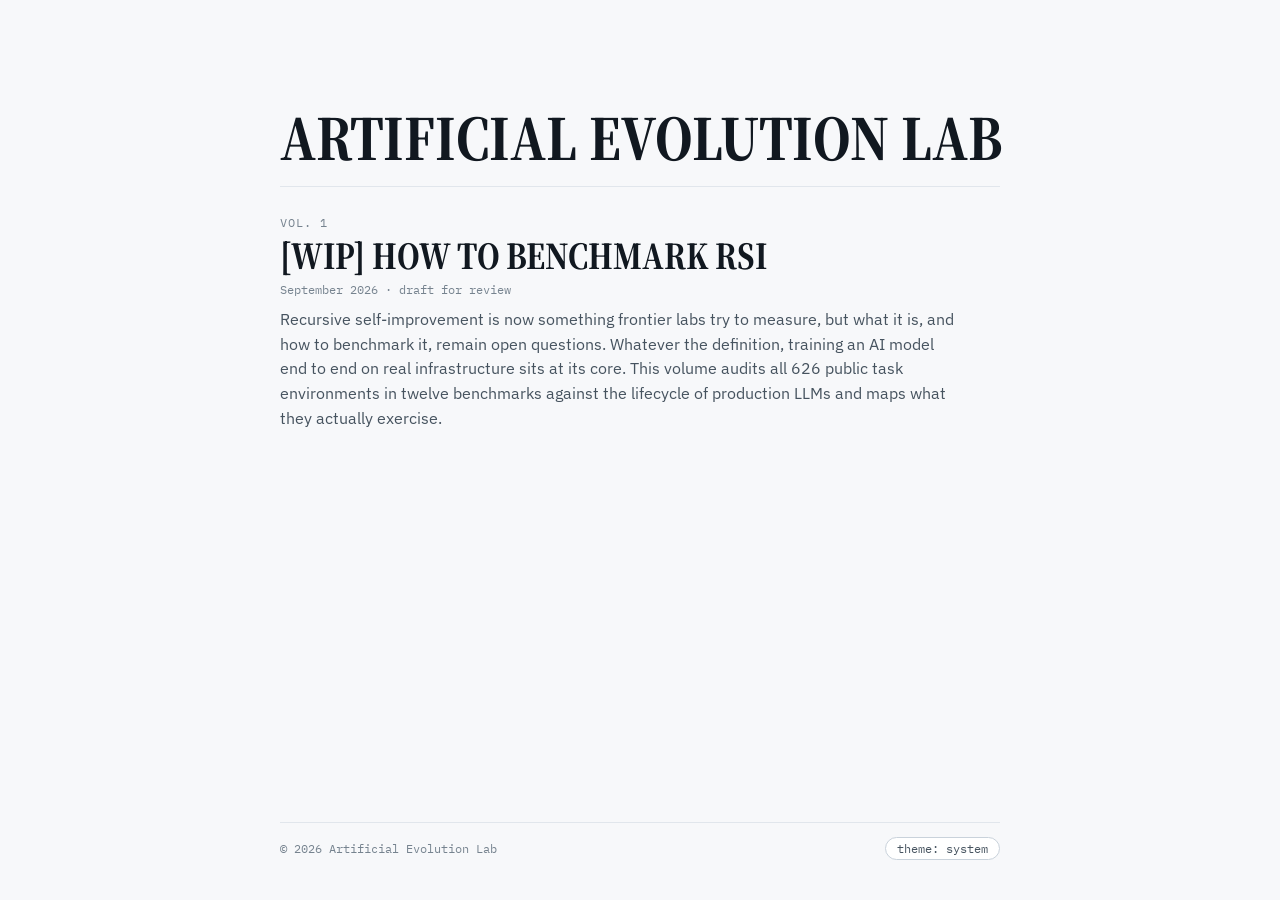
<file: index.html>
<!DOCTYPE html>
<html lang="en">
<head>
  <meta charset="UTF-8">
  <meta name="viewport" content="width=device-width, initial-scale=1.0">
  <title>Artificial Evolution Lab</title>
  <link rel="preconnect" href="https://fonts.googleapis.com">
  <link rel="stylesheet" href="https://fonts.googleapis.com/css2?family=IBM+Plex+Sans:ital,wght@0,400;0,500;0,600;1,400&family=IBM+Plex+Mono:wght@400;500&family=IBM+Plex+Serif:wght@500&family=Noto+Serif+JP:wght@900&display=swap">
  <link rel="stylesheet" href="style.css?v=20260929">
  <script>try{var t=localStorage.getItem('aiec-theme');if(t==='light'||t==='dark')document.documentElement.dataset.theme=t;}catch(e){}</script>
</head>
<body>
  <main>
    <h1>Artificial Evolution Lab</h1>
    <hr>
    <section class="volumes" aria-label="Volumes">
      <article class="volume">
        <a class="volume-title" href="/vol/1/"><span class="volume-no">Vol. 1</span><span class="volume-name">[WIP] How to benchmark RSI</span></a>
        <p class="volume-meta">September 2026 · draft for review</p>
        <p class="volume-excerpt">Recursive self-improvement is now something frontier labs try to measure, but what it is, and how to benchmark it, remain open questions. Whatever the definition, training an AI model end to end on real infrastructure sits at its core. This volume audits all 626 public task environments in twelve benchmarks against the lifecycle of production LLMs and maps what they actually exercise.</p>
      </article>
    </section>
    <footer><span>© 2026 Artificial Evolution Lab</span><span class="spacer"></span><button class="theme" id="themeBtn" type="button" aria-label="Switch color theme">theme: system</button></footer>
  </main>
  <script>
  // same theme switch as the volumes: system, light, dark; the choice is stored under the same key
  (function(){ var b=document.getElementById('themeBtn'), modes=['system','light','dark'], cur='system';
    try{ cur=localStorage.getItem('aiec-theme')||'system'; }catch(e){}
    function apply(){ if(cur==='system') delete document.documentElement.dataset.theme; else document.documentElement.dataset.theme=cur; b.textContent='theme: '+cur; try{ localStorage.setItem('aiec-theme',cur); }catch(e){} }
    b.addEventListener('click',function(){ cur=modes[(modes.indexOf(cur)+1)%3]; apply(); }); apply(); })();
  </script>
</body>
</html>
</file>
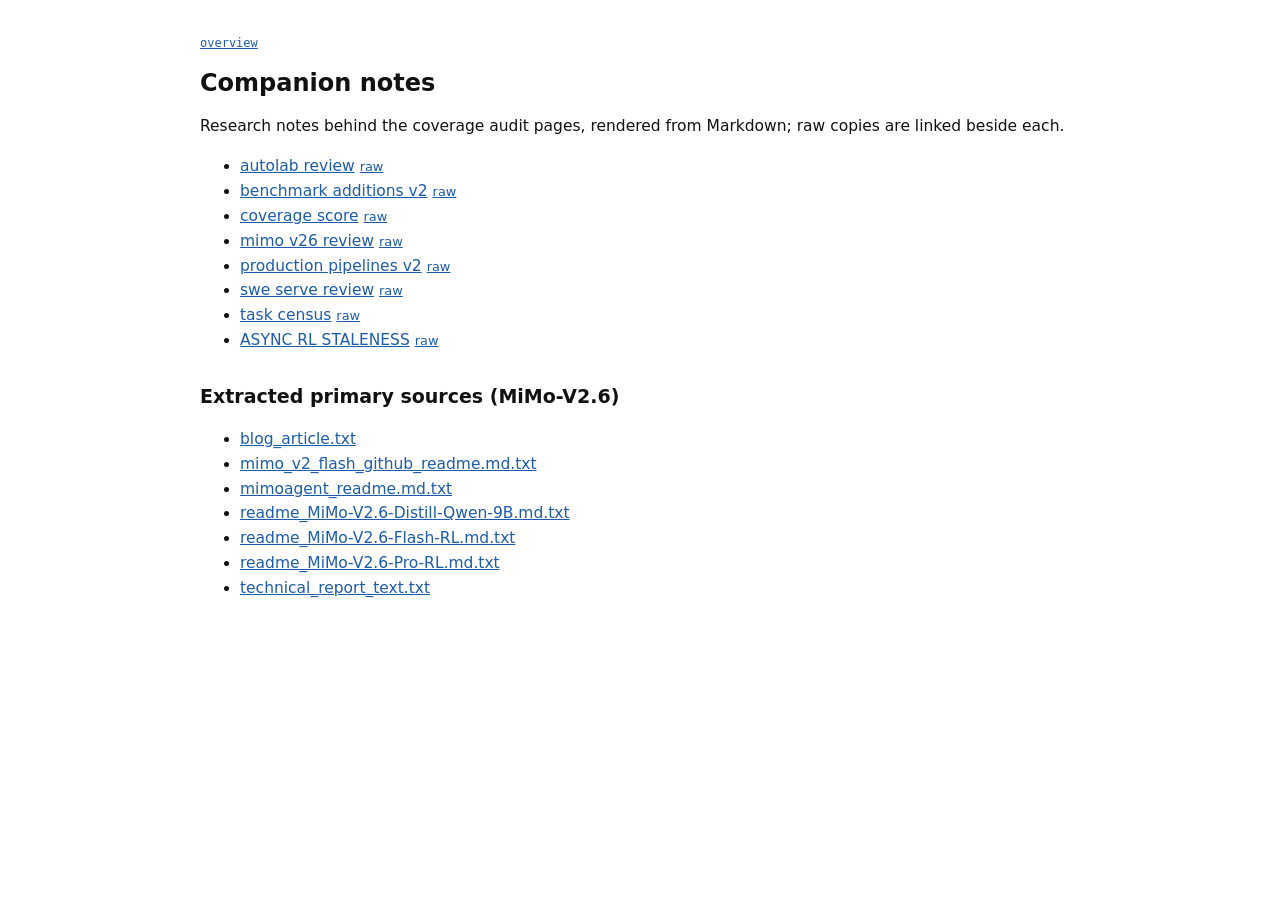
<file: vol/1/notes/index.html>
<!DOCTYPE html><html lang="en"><head><meta charset="utf-8"><title>Companion notes</title><meta name="viewport" content="width=device-width, initial-scale=1"><style>body{font:15.5px/1.6 system-ui,-apple-system,'Segoe UI',sans-serif;max-width:880px;margin:36px auto;padding:0 16px;color:#111}a{color:#1c5cab}h1{font-size:24px;line-height:1.25}h2{font-size:19px;margin-top:28px}table{border-collapse:collapse;font-size:13.5px;margin:12px 0}th,td{border:1px solid #d9dee5;padding:5px 8px;text-align:left;vertical-align:top}code{font:13px ui-monospace,Menlo,monospace;background:#f1f3f6;padding:1px 4px;border-radius:3px}pre{background:#f1f3f6;padding:10px;overflow:auto}.nav{font:12px ui-monospace,Menlo,monospace;color:#666;margin-bottom:18px}</style></head><body><div class="nav"><a href="../index.html">overview</a></div><h1>Companion notes</h1><p>Research notes behind the coverage audit pages, rendered from Markdown; raw copies are linked beside each.</p><ul><li><a href="autolab_review.html">autolab review</a> <small><a href="autolab_review.md.txt">raw</a></small></li><li><a href="benchmark_additions_v2.html">benchmark additions v2</a> <small><a href="benchmark_additions_v2.md.txt">raw</a></small></li><li><a href="coverage_score.html">coverage score</a> <small><a href="coverage_score.md.txt">raw</a></small></li><li><a href="mimo_v26_review.html">mimo v26 review</a> <small><a href="mimo_v26_review.md.txt">raw</a></small></li><li><a href="production_pipelines_v2.html">production pipelines v2</a> <small><a href="production_pipelines_v2.md.txt">raw</a></small></li><li><a href="swe_serve_review.html">swe serve review</a> <small><a href="swe_serve_review.md.txt">raw</a></small></li><li><a href="task_census.html">task census</a> <small><a href="task_census.md.txt">raw</a></small></li><li><a href="ASYNC_RL_STALENESS.html">ASYNC RL STALENESS</a> <small><a href="ASYNC_RL_STALENESS.md.txt">raw</a></small></li></ul><h2>Extracted primary sources (MiMo-V2.6)</h2><ul><li><a href="sources/mimo_v26/blog_article.txt">blog_article.txt</a></li><li><a href="sources/mimo_v26/mimo_v2_flash_github_readme.md.txt">mimo_v2_flash_github_readme.md.txt</a></li><li><a href="sources/mimo_v26/mimoagent_readme.md.txt">mimoagent_readme.md.txt</a></li><li><a href="sources/mimo_v26/readme_MiMo-V2.6-Distill-Qwen-9B.md.txt">readme_MiMo-V2.6-Distill-Qwen-9B.md.txt</a></li><li><a href="sources/mimo_v26/readme_MiMo-V2.6-Flash-RL.md.txt">readme_MiMo-V2.6-Flash-RL.md.txt</a></li><li><a href="sources/mimo_v26/readme_MiMo-V2.6-Pro-RL.md.txt">readme_MiMo-V2.6-Pro-RL.md.txt</a></li><li><a href="sources/mimo_v26/technical_report_text.txt">technical_report_text.txt</a></li></ul></body></html>
</file>
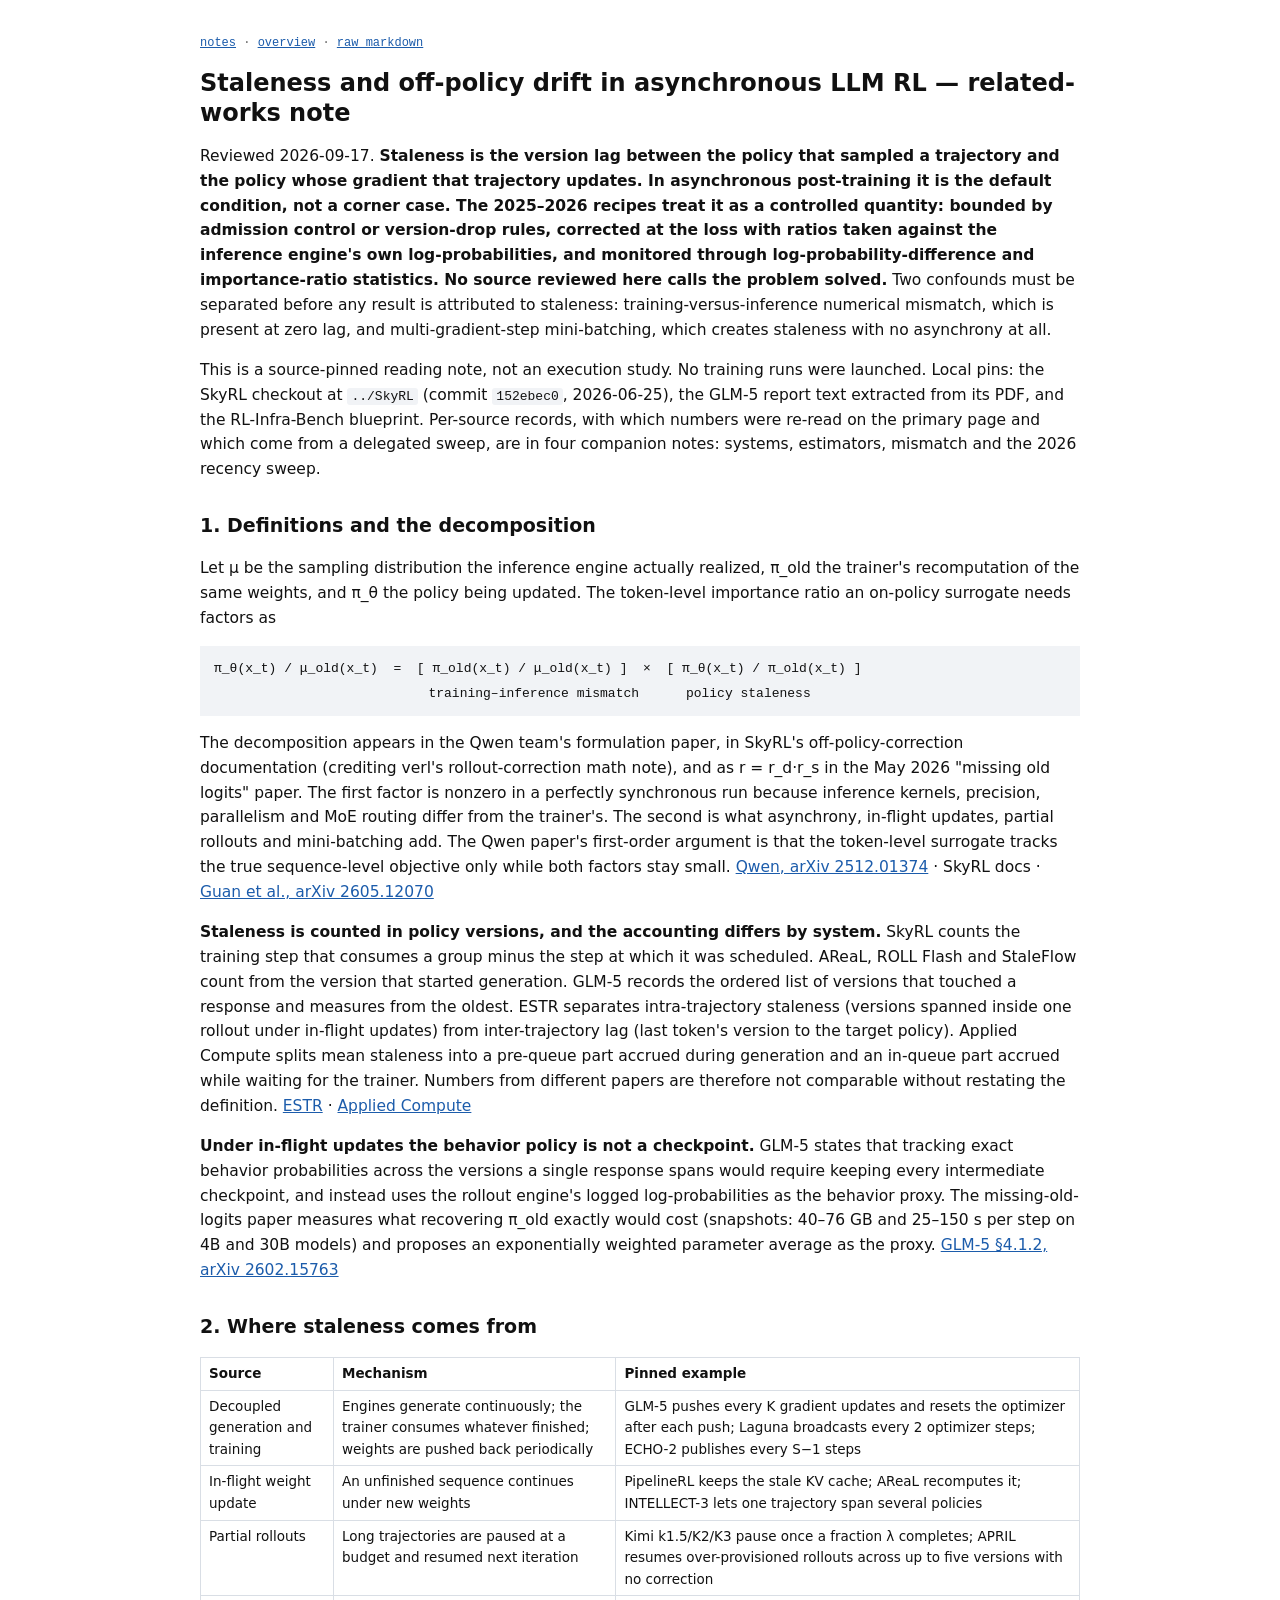
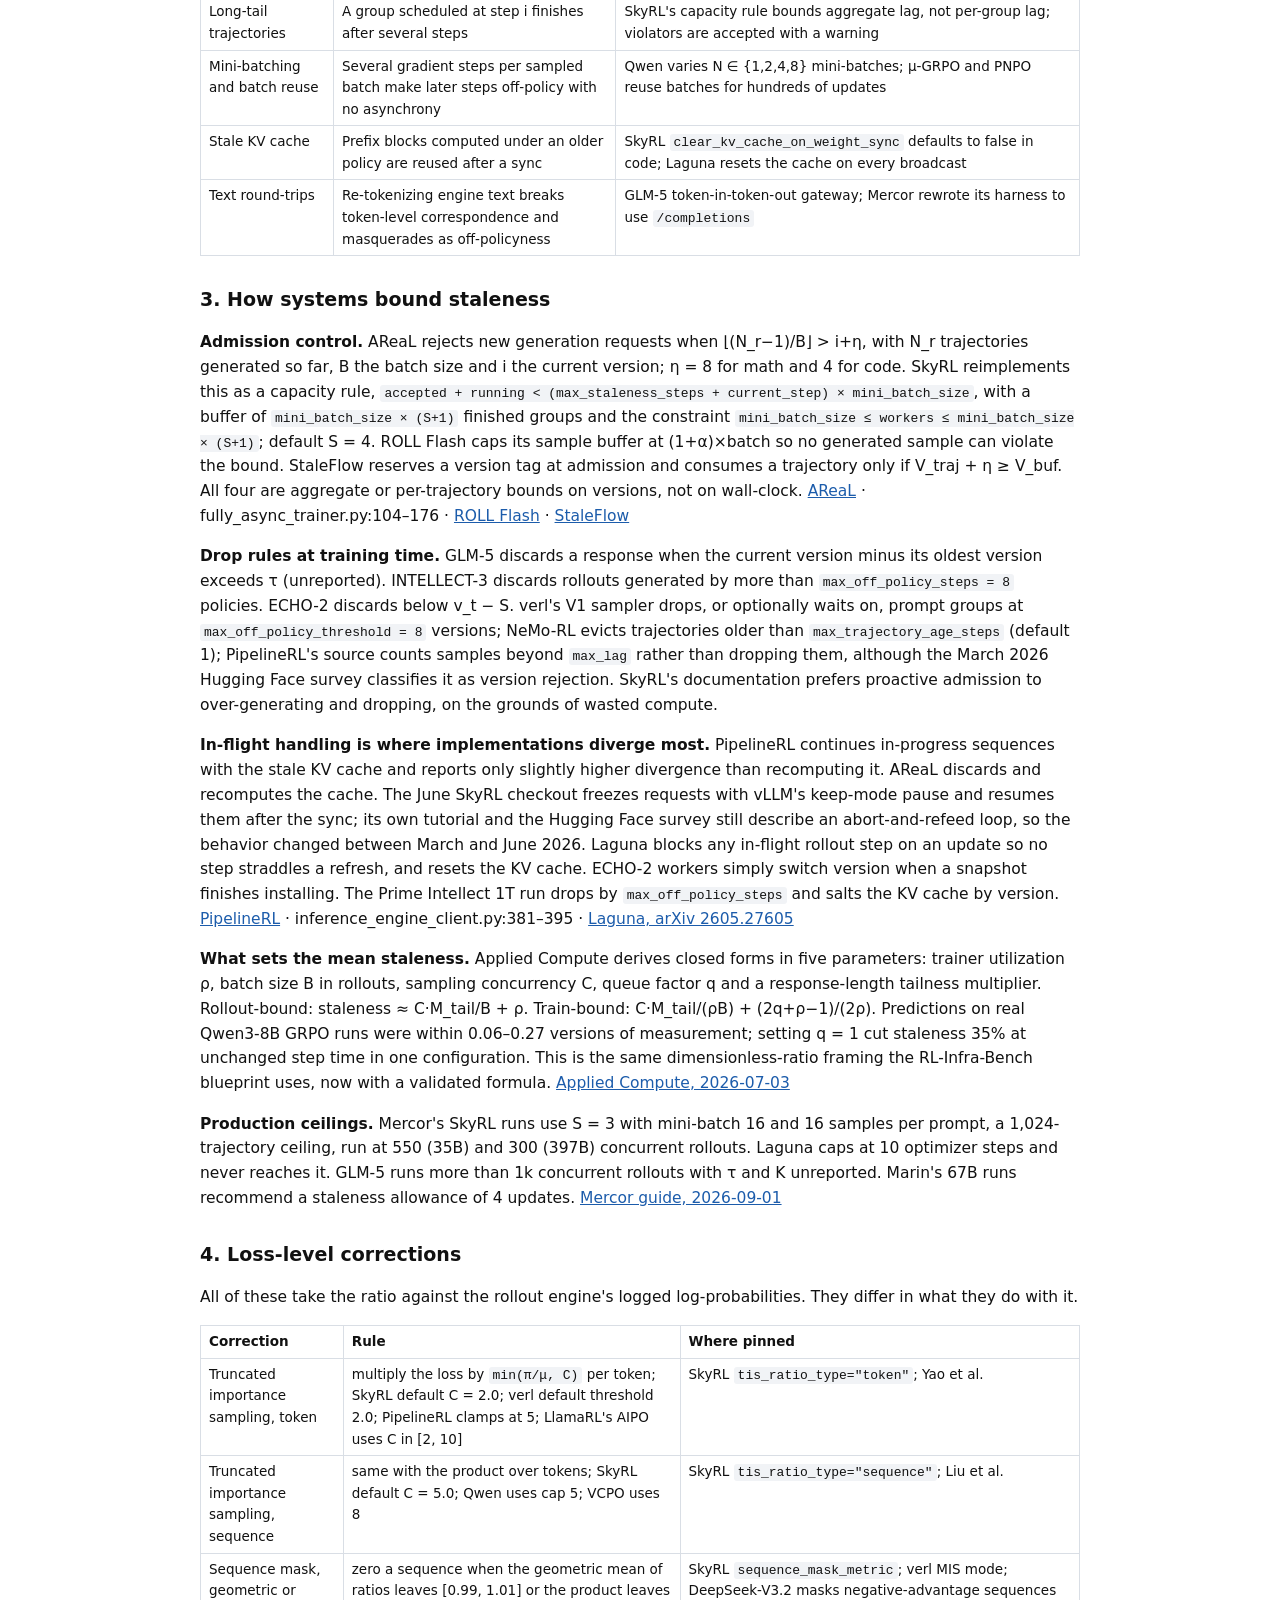
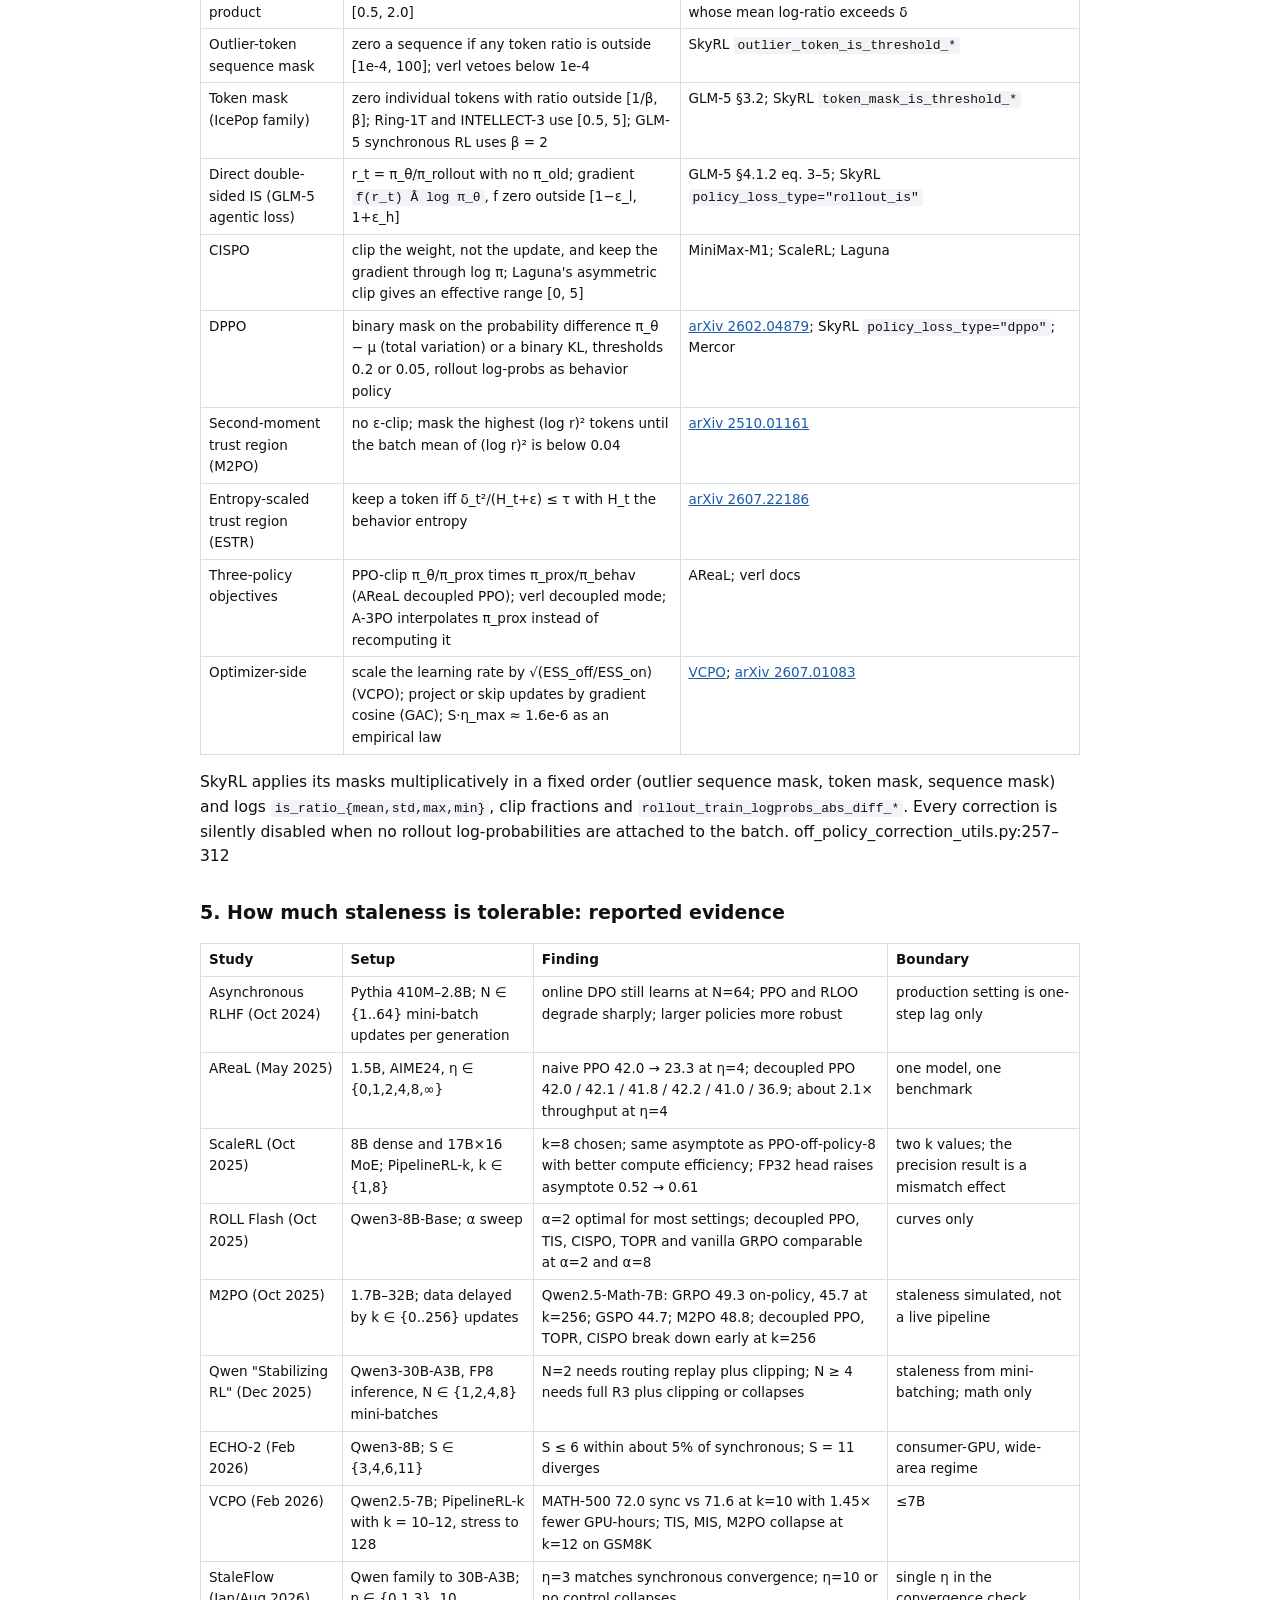
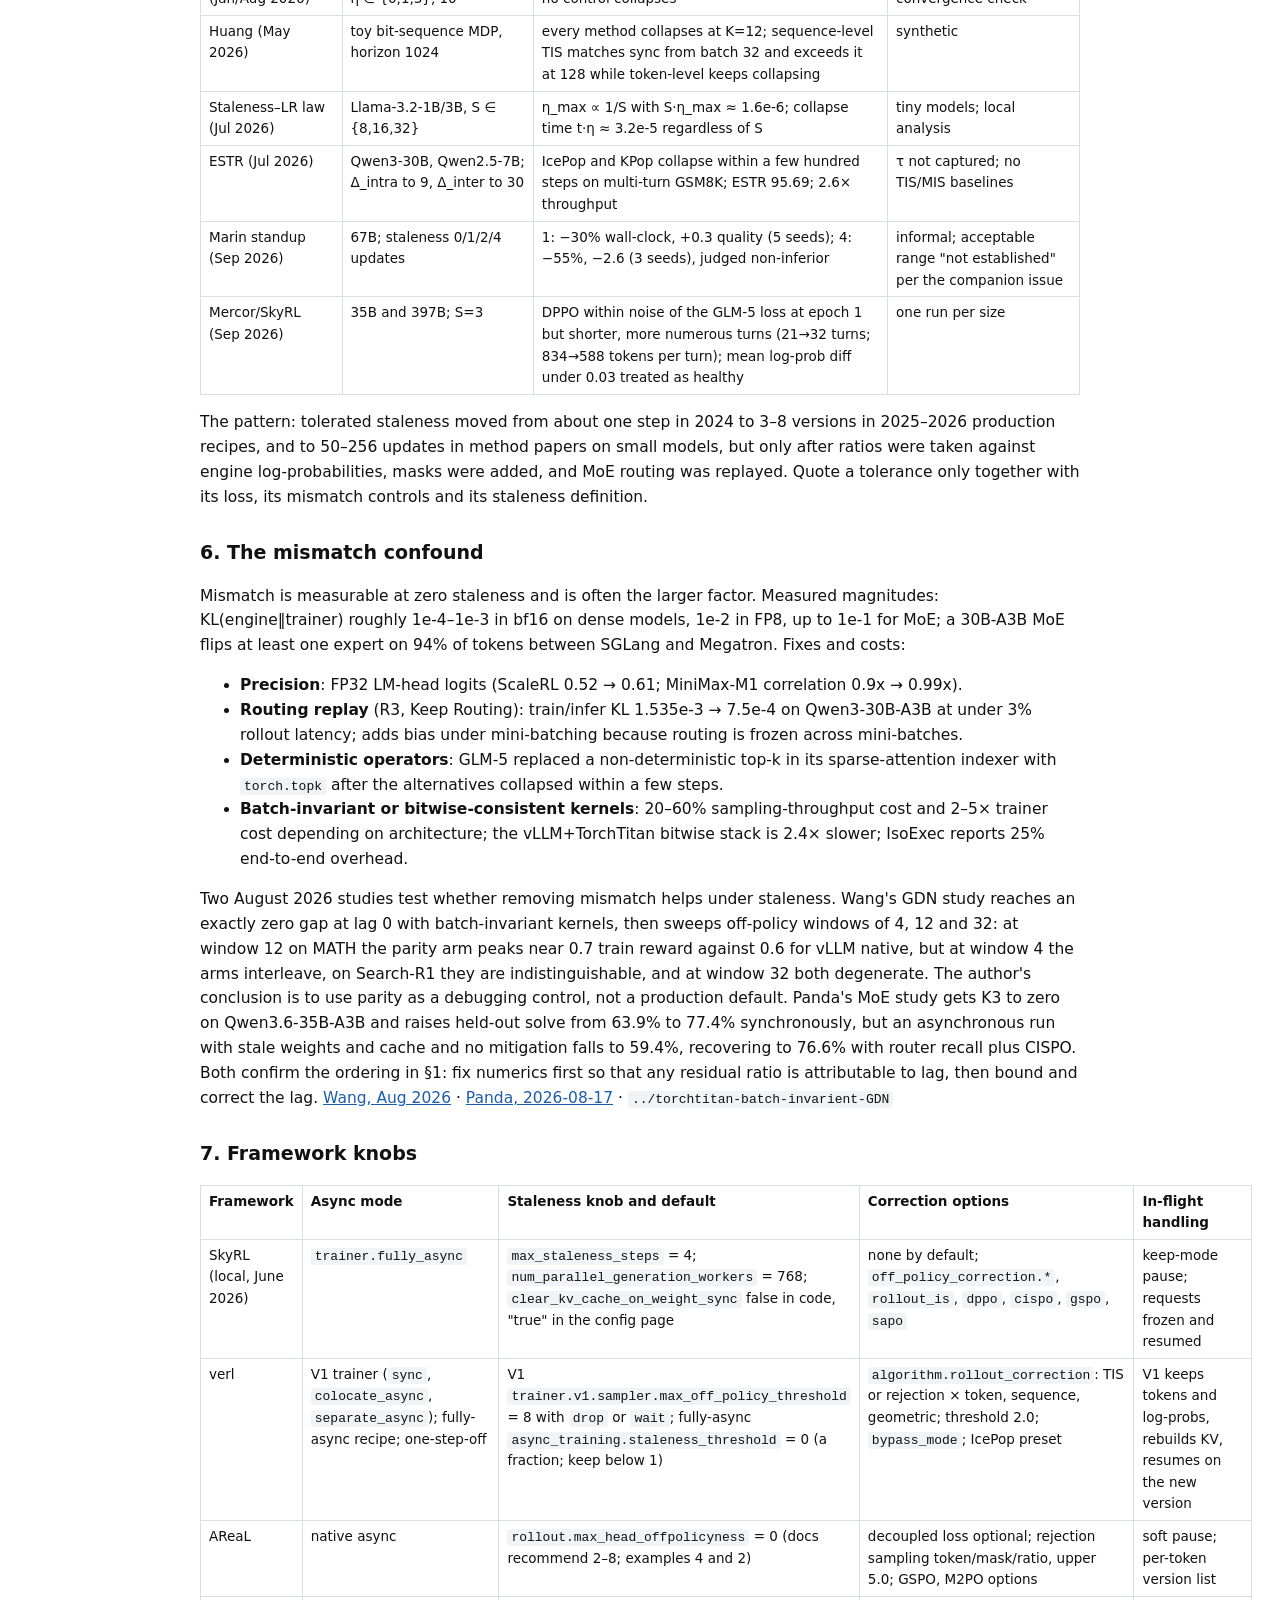
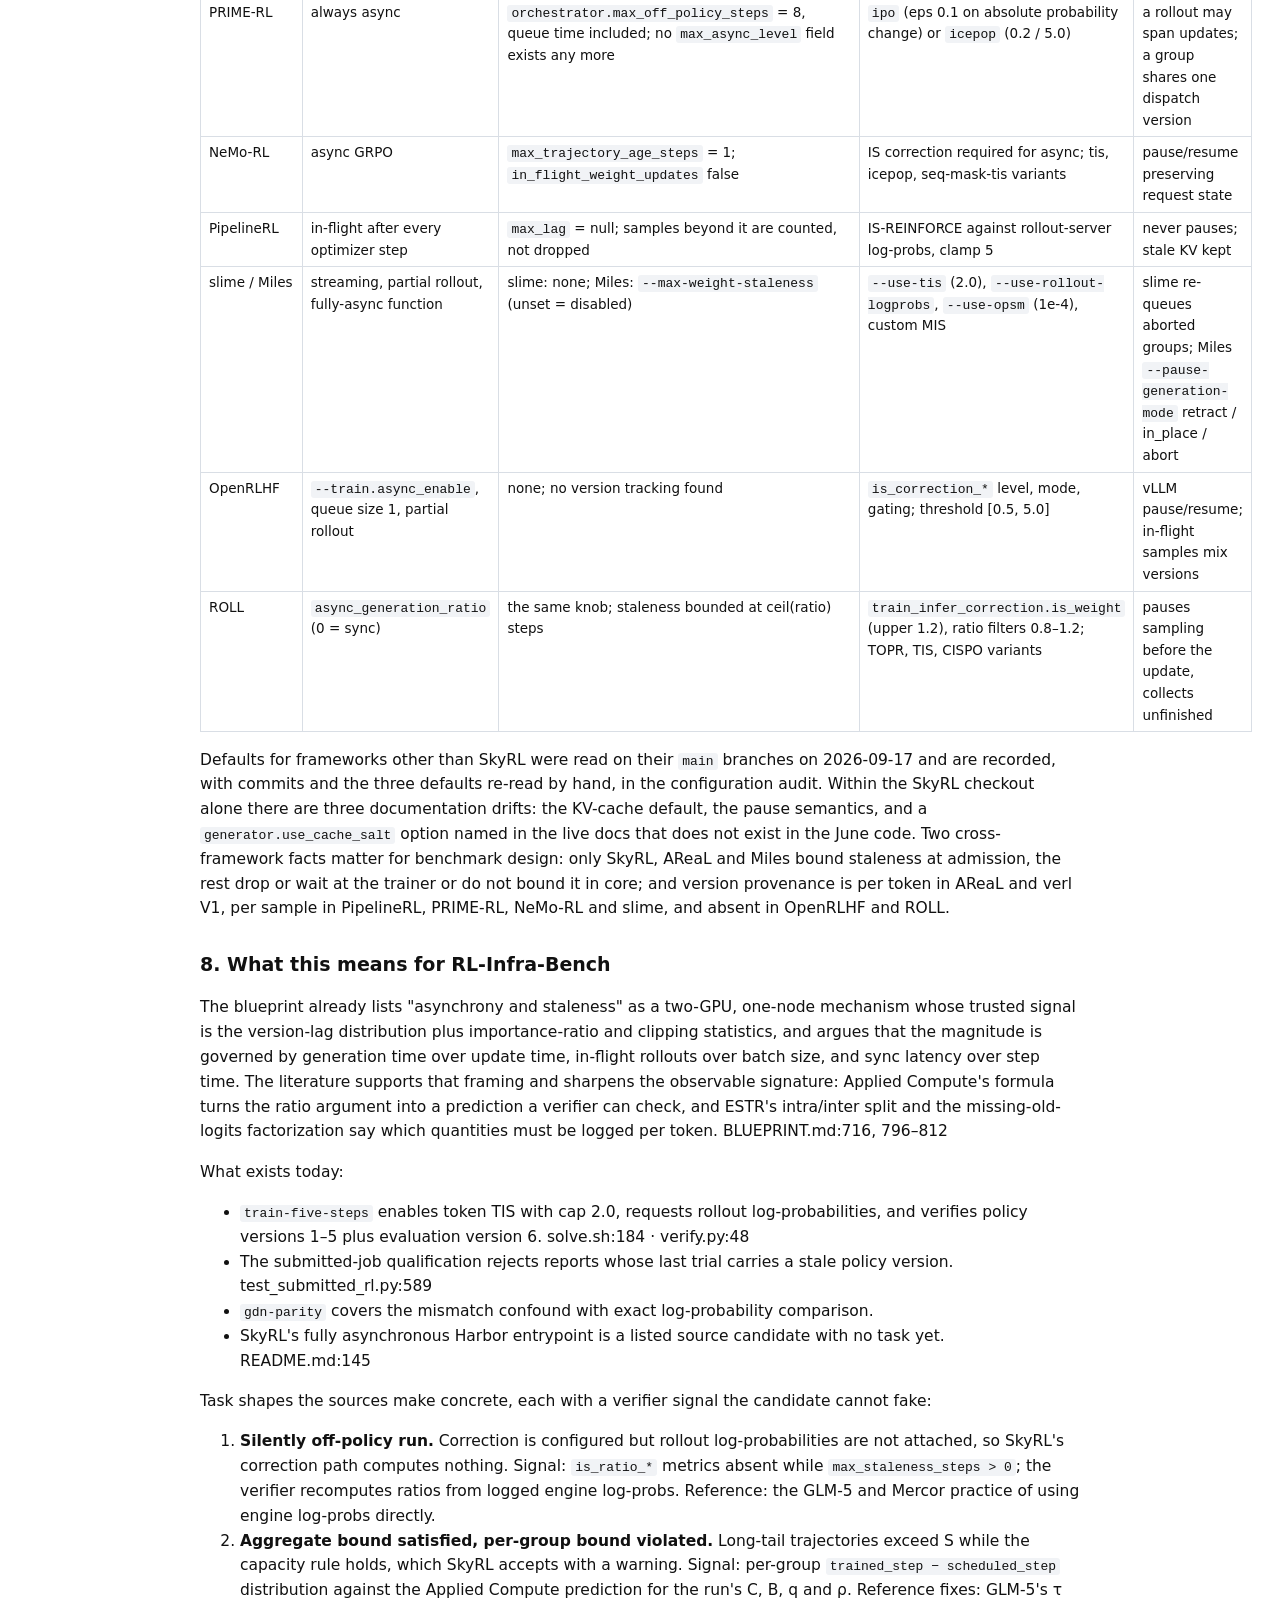
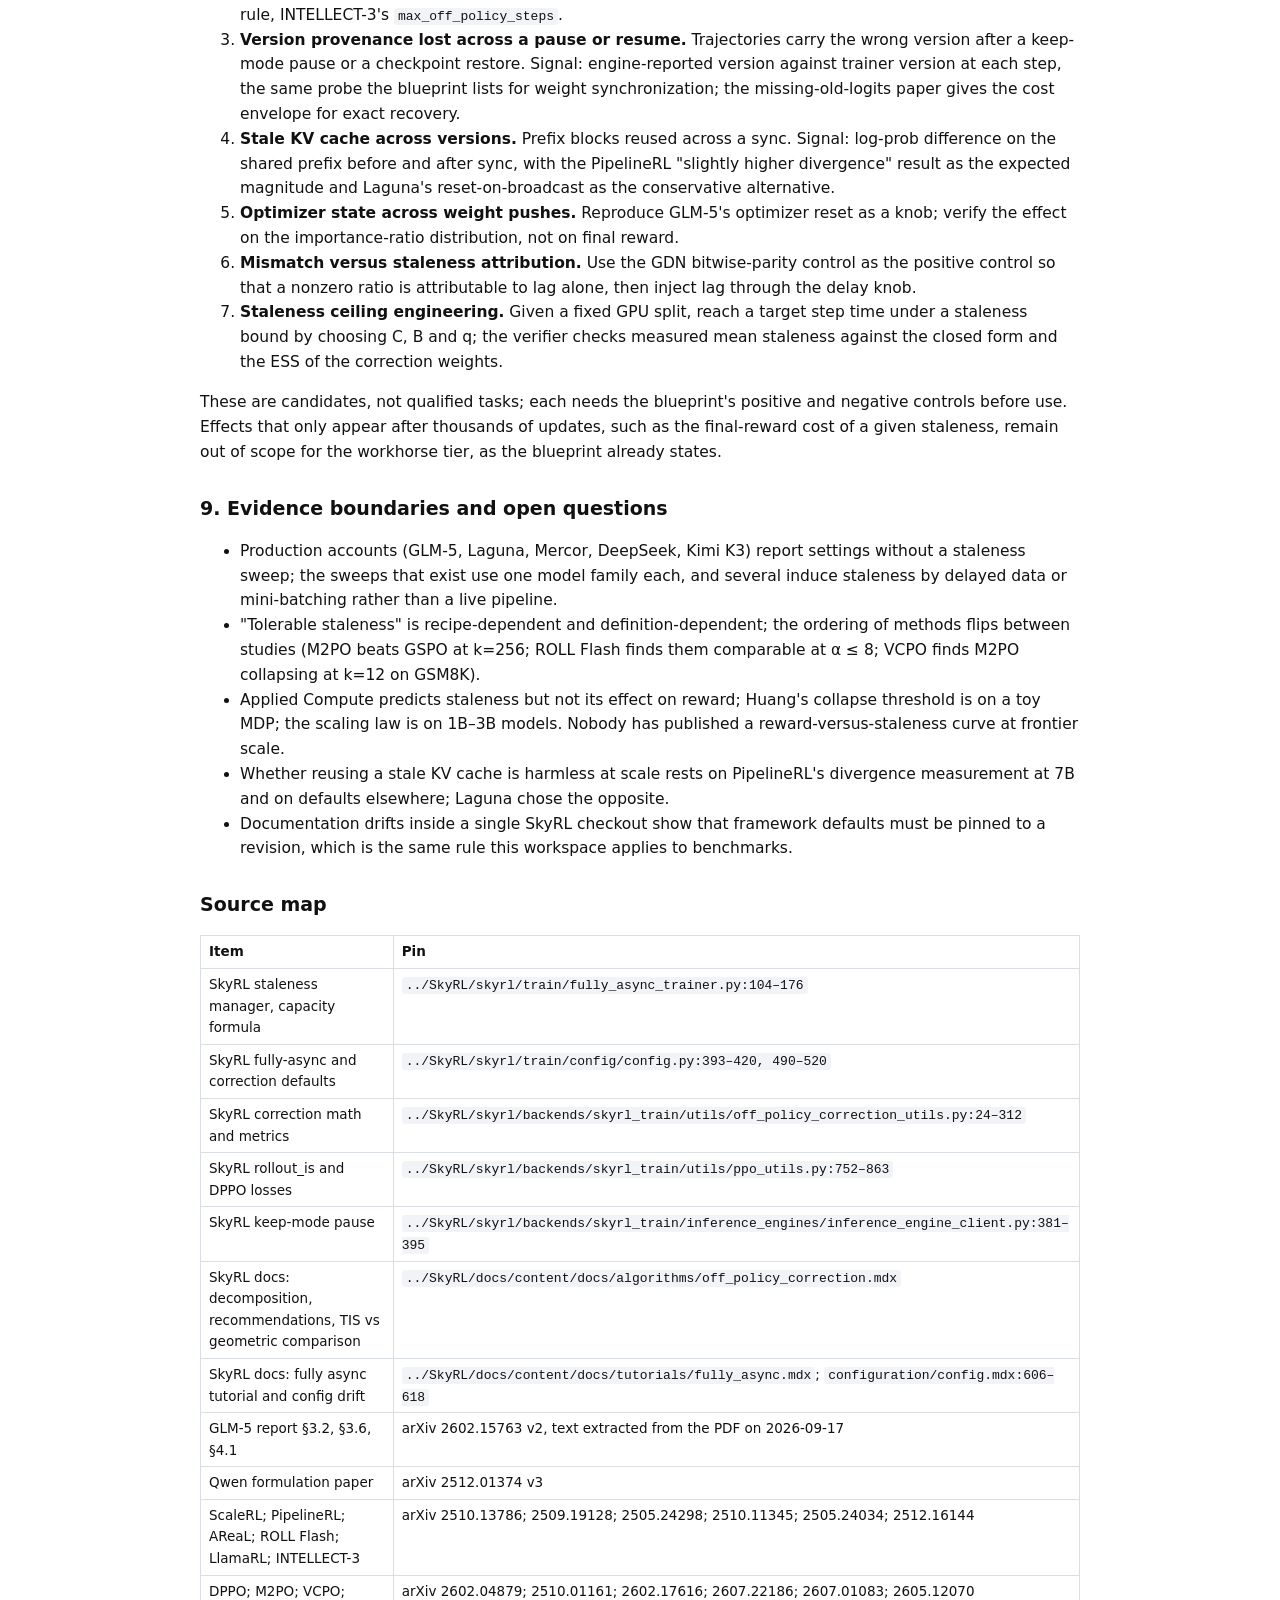
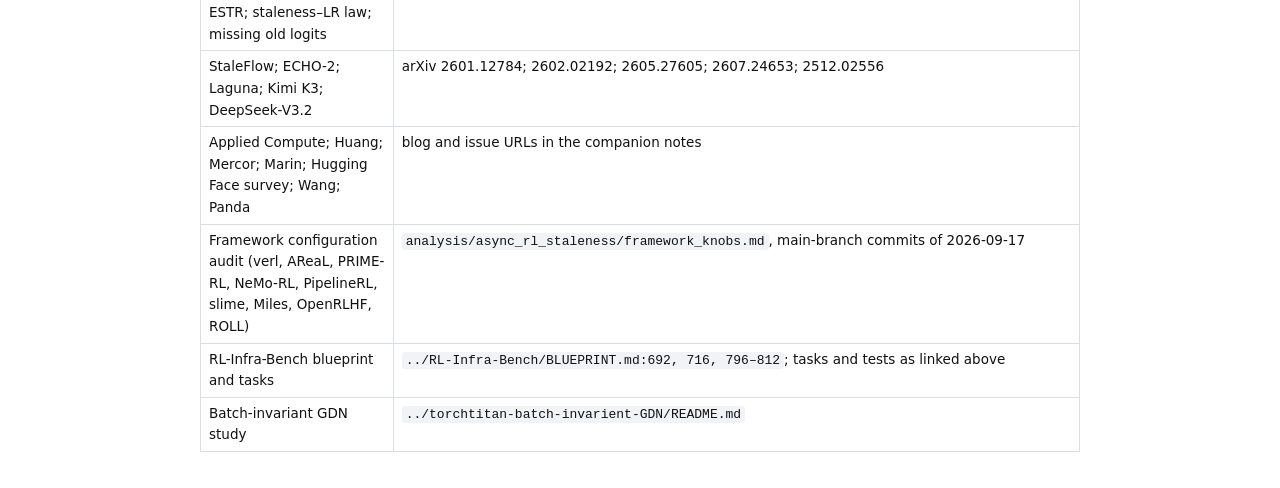
<file: vol/1/notes/ASYNC_RL_STALENESS.html>
<!DOCTYPE html><html lang="en"><head><meta charset="utf-8"><title>ASYNC RL STALENESS</title><meta name="viewport" content="width=device-width, initial-scale=1"><style>body{font:15.5px/1.6 system-ui,-apple-system,'Segoe UI',sans-serif;max-width:880px;margin:36px auto;padding:0 16px;color:#111}a{color:#1c5cab}h1{font-size:24px;line-height:1.25}h2{font-size:19px;margin-top:28px}table{border-collapse:collapse;font-size:13.5px;margin:12px 0}th,td{border:1px solid #d9dee5;padding:5px 8px;text-align:left;vertical-align:top}code{font:13px ui-monospace,Menlo,monospace;background:#f1f3f6;padding:1px 4px;border-radius:3px}pre{background:#f1f3f6;padding:10px;overflow:auto}.nav{font:12px ui-monospace,Menlo,monospace;color:#666;margin-bottom:18px}</style></head><body><div class="nav"><a href="index.html">notes</a> · <a href="../index.html">overview</a> · <a href="ASYNC_RL_STALENESS.md.txt">raw markdown</a></div><h1>Staleness and off-policy drift in asynchronous LLM RL — related-works note</h1>
<p>Reviewed 2026-09-17. <strong>Staleness is the version lag between the policy that sampled a trajectory and the policy whose gradient that trajectory updates. In asynchronous post-training it is the default condition, not a corner case. The 2025–2026 recipes treat it as a controlled quantity: bounded by admission control or version-drop rules, corrected at the loss with ratios taken against the inference engine's own log-probabilities, and monitored through log-probability-difference and importance-ratio statistics. No source reviewed here calls the problem solved.</strong> Two confounds must be separated before any result is attributed to staleness: training-versus-inference numerical mismatch, which is present at zero lag, and multi-gradient-step mini-batching, which creates staleness with no asynchrony at all.</p>
<p>This is a source-pinned reading note, not an execution study. No training runs were launched. Local pins: the SkyRL checkout at <code>../SkyRL</code> (commit <code>152ebec0</code>, 2026-06-25), the GLM-5 report text extracted from its PDF, and the RL-Infra-Bench blueprint. Per-source records, with which numbers were re-read on the primary page and which come from a delegated sweep, are in four companion notes: systems, estimators, mismatch and the 2026 recency sweep.</p>
<h2>1. Definitions and the decomposition</h2>
<p>Let μ be the sampling distribution the inference engine actually realized, π_old the trainer's recomputation of the same weights, and π_θ the policy being updated. The token-level importance ratio an on-policy surrogate needs factors as</p>
<pre><code class="language-text">π_θ(x_t) / μ_old(x_t)  =  [ π_old(x_t) / μ_old(x_t) ]  ×  [ π_θ(x_t) / π_old(x_t) ]
                            training–inference mismatch      policy staleness
</code></pre>
<p>The decomposition appears in the Qwen team's formulation paper, in SkyRL's off-policy-correction documentation (crediting verl's rollout-correction math note), and as r = r_d·r_s in the May 2026 "missing old logits" paper. The first factor is nonzero in a perfectly synchronous run because inference kernels, precision, parallelism and MoE routing differ from the trainer's. The second is what asynchrony, in-flight updates, partial rollouts and mini-batching add. The Qwen paper's first-order argument is that the token-level surrogate tracks the true sequence-level objective only while both factors stay small. <a href="https://arxiv.org/abs/2512.01374">Qwen, arXiv 2512.01374</a> · SkyRL docs · <a href="https://arxiv.org/abs/2605.12070">Guan et al., arXiv 2605.12070</a></p>
<p><strong>Staleness is counted in policy versions, and the accounting differs by system.</strong> SkyRL counts the training step that consumes a group minus the step at which it was scheduled. AReaL, ROLL Flash and StaleFlow count from the version that started generation. GLM-5 records the ordered list of versions that touched a response and measures from the oldest. ESTR separates intra-trajectory staleness (versions spanned inside one rollout under in-flight updates) from inter-trajectory lag (last token's version to the target policy). Applied Compute splits mean staleness into a pre-queue part accrued during generation and an in-queue part accrued while waiting for the trainer. Numbers from different papers are therefore not comparable without restating the definition. <a href="https://arxiv.org/abs/2607.22186">ESTR</a> · <a href="https://www.appliedcompute.com/research/staleness-in-fully-async-rl">Applied Compute</a></p>
<p><strong>Under in-flight updates the behavior policy is not a checkpoint.</strong> GLM-5 states that tracking exact behavior probabilities across the versions a single response spans would require keeping every intermediate checkpoint, and instead uses the rollout engine's logged log-probabilities as the behavior proxy. The missing-old-logits paper measures what recovering π_old exactly would cost (snapshots: 40–76 GB and 25–150 s per step on 4B and 30B models) and proposes an exponentially weighted parameter average as the proxy. <a href="https://arxiv.org/abs/2602.15763">GLM-5 §4.1.2, arXiv 2602.15763</a></p>
<h2>2. Where staleness comes from</h2>
<table>
<thead>
<tr>
<th>Source</th>
<th>Mechanism</th>
<th>Pinned example</th>
</tr>
</thead>
<tbody>
<tr>
<td>Decoupled generation and training</td>
<td>Engines generate continuously; the trainer consumes whatever finished; weights are pushed back periodically</td>
<td>GLM-5 pushes every K gradient updates and resets the optimizer after each push; Laguna broadcasts every 2 optimizer steps; ECHO-2 publishes every S−1 steps</td>
</tr>
<tr>
<td>In-flight weight update</td>
<td>An unfinished sequence continues under new weights</td>
<td>PipelineRL keeps the stale KV cache; AReaL recomputes it; INTELLECT-3 lets one trajectory span several policies</td>
</tr>
<tr>
<td>Partial rollouts</td>
<td>Long trajectories are paused at a budget and resumed next iteration</td>
<td>Kimi k1.5/K2/K3 pause once a fraction λ completes; APRIL resumes over-provisioned rollouts across up to five versions with no correction</td>
</tr>
<tr>
<td>Long-tail trajectories</td>
<td>A group scheduled at step i finishes after several steps</td>
<td>SkyRL's capacity rule bounds aggregate lag, not per-group lag; violators are accepted with a warning</td>
</tr>
<tr>
<td>Mini-batching and batch reuse</td>
<td>Several gradient steps per sampled batch make later steps off-policy with no asynchrony</td>
<td>Qwen varies N ∈ {1,2,4,8} mini-batches; μ-GRPO and PNPO reuse batches for hundreds of updates</td>
</tr>
<tr>
<td>Stale KV cache</td>
<td>Prefix blocks computed under an older policy are reused after a sync</td>
<td>SkyRL <code>clear_kv_cache_on_weight_sync</code> defaults to false in code; Laguna resets the cache on every broadcast</td>
</tr>
<tr>
<td>Text round-trips</td>
<td>Re-tokenizing engine text breaks token-level correspondence and masquerades as off-policyness</td>
<td>GLM-5 token-in-token-out gateway; Mercor rewrote its harness to use <code>/completions</code></td>
</tr>
</tbody>
</table>
<h2>3. How systems bound staleness</h2>
<p><strong>Admission control.</strong> AReaL rejects new generation requests when ⌊(N_r−1)/B⌋ &gt; i+η, with N_r trajectories generated so far, B the batch size and i the current version; η = 8 for math and 4 for code. SkyRL reimplements this as a capacity rule, <code>accepted + running &lt; (max_staleness_steps + current_step) × mini_batch_size</code>, with a buffer of <code>mini_batch_size × (S+1)</code> finished groups and the constraint <code>mini_batch_size ≤ workers ≤ mini_batch_size × (S+1)</code>; default S = 4. ROLL Flash caps its sample buffer at (1+α)×batch so no generated sample can violate the bound. StaleFlow reserves a version tag at admission and consumes a trajectory only if V_traj + η ≥ V_buf. All four are aggregate or per-trajectory bounds on versions, not on wall-clock. <a href="https://arxiv.org/abs/2505.24298">AReaL</a> · fully_async_trainer.py:104–176 · <a href="https://arxiv.org/abs/2510.11345">ROLL Flash</a> · <a href="https://arxiv.org/abs/2601.12784">StaleFlow</a></p>
<p><strong>Drop rules at training time.</strong> GLM-5 discards a response when the current version minus its oldest version exceeds τ (unreported). INTELLECT-3 discards rollouts generated by more than <code>max_off_policy_steps = 8</code> policies. ECHO-2 discards below v_t − S. verl's V1 sampler drops, or optionally waits on, prompt groups at <code>max_off_policy_threshold = 8</code> versions; NeMo-RL evicts trajectories older than <code>max_trajectory_age_steps</code> (default 1); PipelineRL's source counts samples beyond <code>max_lag</code> rather than dropping them, although the March 2026 Hugging Face survey classifies it as version rejection. SkyRL's documentation prefers proactive admission to over-generating and dropping, on the grounds of wasted compute.</p>
<p><strong>In-flight handling is where implementations diverge most.</strong> PipelineRL continues in-progress sequences with the stale KV cache and reports only slightly higher divergence than recomputing it. AReaL discards and recomputes the cache. The June SkyRL checkout freezes requests with vLLM's keep-mode pause and resumes them after the sync; its own tutorial and the Hugging Face survey still describe an abort-and-refeed loop, so the behavior changed between March and June 2026. Laguna blocks any in-flight rollout step on an update so no step straddles a refresh, and resets the KV cache. ECHO-2 workers simply switch version when a snapshot finishes installing. The Prime Intellect 1T run drops by <code>max_off_policy_steps</code> and salts the KV cache by version. <a href="https://arxiv.org/abs/2509.19128">PipelineRL</a> · inference_engine_client.py:381–395 · <a href="https://arxiv.org/abs/2605.27605">Laguna, arXiv 2605.27605</a></p>
<p><strong>What sets the mean staleness.</strong> Applied Compute derives closed forms in five parameters: trainer utilization ρ, batch size B in rollouts, sampling concurrency C, queue factor q and a response-length tailness multiplier. Rollout-bound: staleness ≈ C·M_tail/B + ρ. Train-bound: C·M_tail/(ρB) + (2q+ρ−1)/(2ρ). Predictions on real Qwen3-8B GRPO runs were within 0.06–0.27 versions of measurement; setting q = 1 cut staleness 35% at unchanged step time in one configuration. This is the same dimensionless-ratio framing the RL-Infra-Bench blueprint uses, now with a validated formula. <a href="https://www.appliedcompute.com/research/staleness-in-fully-async-rl">Applied Compute, 2026-07-03</a></p>
<p><strong>Production ceilings.</strong> Mercor's SkyRL runs use S = 3 with mini-batch 16 and 16 samples per prompt, a 1,024-trajectory ceiling, run at 550 (35B) and 300 (397B) concurrent rollouts. Laguna caps at 10 optimizer steps and never reaches it. GLM-5 runs more than 1k concurrent rollouts with τ and K unreported. Marin's 67B runs recommend a staleness allowance of 4 updates. <a href="https://www.mercor.com/blog/training-frontier-knowledge-work-agents-a-397b-rl-training-guide-with-skyrl/">Mercor guide, 2026-09-01</a></p>
<h2>4. Loss-level corrections</h2>
<p>All of these take the ratio against the rollout engine's logged log-probabilities. They differ in what they do with it.</p>
<table>
<thead>
<tr>
<th>Correction</th>
<th>Rule</th>
<th>Where pinned</th>
</tr>
</thead>
<tbody>
<tr>
<td>Truncated importance sampling, token</td>
<td>multiply the loss by <code>min(π/μ, C)</code> per token; SkyRL default C = 2.0; verl default threshold 2.0; PipelineRL clamps at 5; LlamaRL's AIPO uses C in [2, 10]</td>
<td>SkyRL <code>tis_ratio_type="token"</code>; Yao et al.</td>
</tr>
<tr>
<td>Truncated importance sampling, sequence</td>
<td>same with the product over tokens; SkyRL default C = 5.0; Qwen uses cap 5; VCPO uses 8</td>
<td>SkyRL <code>tis_ratio_type="sequence"</code>; Liu et al.</td>
</tr>
<tr>
<td>Sequence mask, geometric or product</td>
<td>zero a sequence when the geometric mean of ratios leaves [0.99, 1.01] or the product leaves [0.5, 2.0]</td>
<td>SkyRL <code>sequence_mask_metric</code>; verl MIS mode; DeepSeek-V3.2 masks negative-advantage sequences whose mean log-ratio exceeds δ</td>
</tr>
<tr>
<td>Outlier-token sequence mask</td>
<td>zero a sequence if any token ratio is outside [1e-4, 100]; verl vetoes below 1e-4</td>
<td>SkyRL <code>outlier_token_is_threshold_*</code></td>
</tr>
<tr>
<td>Token mask (IcePop family)</td>
<td>zero individual tokens with ratio outside [1/β, β]; Ring-1T and INTELLECT-3 use [0.5, 5]; GLM-5 synchronous RL uses β = 2</td>
<td>GLM-5 §3.2; SkyRL <code>token_mask_is_threshold_*</code></td>
</tr>
<tr>
<td>Direct double-sided IS (GLM-5 agentic loss)</td>
<td>r_t = π_θ/π_rollout with no π_old; gradient <code>f(r_t) Â log π_θ</code>, f zero outside [1−ε_l, 1+ε_h]</td>
<td>GLM-5 §4.1.2 eq. 3–5; SkyRL <code>policy_loss_type="rollout_is"</code></td>
</tr>
<tr>
<td>CISPO</td>
<td>clip the weight, not the update, and keep the gradient through log π; Laguna's asymmetric clip gives an effective range [0, 5]</td>
<td>MiniMax-M1; ScaleRL; Laguna</td>
</tr>
<tr>
<td>DPPO</td>
<td>binary mask on the probability difference π_θ − μ (total variation) or a binary KL, thresholds 0.2 or 0.05, rollout log-probs as behavior policy</td>
<td><a href="https://arxiv.org/abs/2602.04879">arXiv 2602.04879</a>; SkyRL <code>policy_loss_type="dppo"</code>; Mercor</td>
</tr>
<tr>
<td>Second-moment trust region (M2PO)</td>
<td>no ε-clip; mask the highest (log r)² tokens until the batch mean of (log r)² is below 0.04</td>
<td><a href="https://arxiv.org/abs/2510.01161">arXiv 2510.01161</a></td>
</tr>
<tr>
<td>Entropy-scaled trust region (ESTR)</td>
<td>keep a token iff δ_t²/(H_t+ε) ≤ τ with H_t the behavior entropy</td>
<td><a href="https://arxiv.org/abs/2607.22186">arXiv 2607.22186</a></td>
</tr>
<tr>
<td>Three-policy objectives</td>
<td>PPO-clip π_θ/π_prox times π_prox/π_behav (AReaL decoupled PPO); verl decoupled mode; A-3PO interpolates π_prox instead of recomputing it</td>
<td>AReaL; verl docs</td>
</tr>
<tr>
<td>Optimizer-side</td>
<td>scale the learning rate by √(ESS_off/ESS_on) (VCPO); project or skip updates by gradient cosine (GAC); S·η_max ≈ 1.6e-6 as an empirical law</td>
<td><a href="https://arxiv.org/abs/2602.17616">VCPO</a>; <a href="https://arxiv.org/abs/2607.01083">arXiv 2607.01083</a></td>
</tr>
</tbody>
</table>
<p>SkyRL applies its masks multiplicatively in a fixed order (outlier sequence mask, token mask, sequence mask) and logs <code>is_ratio_{mean,std,max,min}</code>, clip fractions and <code>rollout_train_logprobs_abs_diff_*</code>. Every correction is silently disabled when no rollout log-probabilities are attached to the batch. off_policy_correction_utils.py:257–312</p>
<h2>5. How much staleness is tolerable: reported evidence</h2>
<table>
<thead>
<tr>
<th>Study</th>
<th>Setup</th>
<th>Finding</th>
<th>Boundary</th>
</tr>
</thead>
<tbody>
<tr>
<td>Asynchronous RLHF (Oct 2024)</td>
<td>Pythia 410M–2.8B; N ∈ {1..64} mini-batch updates per generation</td>
<td>online DPO still learns at N=64; PPO and RLOO degrade sharply; larger policies more robust</td>
<td>production setting is one-step lag only</td>
</tr>
<tr>
<td>AReaL (May 2025)</td>
<td>1.5B, AIME24, η ∈ {0,1,2,4,8,∞}</td>
<td>naive PPO 42.0 → 23.3 at η=4; decoupled PPO 42.0 / 42.1 / 41.8 / 42.2 / 41.0 / 36.9; about 2.1× throughput at η=4</td>
<td>one model, one benchmark</td>
</tr>
<tr>
<td>ScaleRL (Oct 2025)</td>
<td>8B dense and 17B×16 MoE; PipelineRL-k, k ∈ {1,8}</td>
<td>k=8 chosen; same asymptote as PPO-off-policy-8 with better compute efficiency; FP32 head raises asymptote 0.52 → 0.61</td>
<td>two k values; the precision result is a mismatch effect</td>
</tr>
<tr>
<td>ROLL Flash (Oct 2025)</td>
<td>Qwen3-8B-Base; α sweep</td>
<td>α=2 optimal for most settings; decoupled PPO, TIS, CISPO, TOPR and vanilla GRPO comparable at α=2 and α=8</td>
<td>curves only</td>
</tr>
<tr>
<td>M2PO (Oct 2025)</td>
<td>1.7B–32B; data delayed by k ∈ {0..256} updates</td>
<td>Qwen2.5-Math-7B: GRPO 49.3 on-policy, 45.7 at k=256; GSPO 44.7; M2PO 48.8; decoupled PPO, TOPR, CISPO break down early at k=256</td>
<td>staleness simulated, not a live pipeline</td>
</tr>
<tr>
<td>Qwen "Stabilizing RL" (Dec 2025)</td>
<td>Qwen3-30B-A3B, FP8 inference, N ∈ {1,2,4,8} mini-batches</td>
<td>N=2 needs routing replay plus clipping; N ≥ 4 needs full R3 plus clipping or collapses</td>
<td>staleness from mini-batching; math only</td>
</tr>
<tr>
<td>ECHO-2 (Feb 2026)</td>
<td>Qwen3-8B; S ∈ {3,4,6,11}</td>
<td>S ≤ 6 within about 5% of synchronous; S = 11 diverges</td>
<td>consumer-GPU, wide-area regime</td>
</tr>
<tr>
<td>VCPO (Feb 2026)</td>
<td>Qwen2.5-7B; PipelineRL-k with k = 10–12, stress to 128</td>
<td>MATH-500 72.0 sync vs 71.6 at k=10 with 1.45× fewer GPU-hours; TIS, MIS, M2PO collapse at k=12 on GSM8K</td>
<td>≤7B</td>
</tr>
<tr>
<td>StaleFlow (Jan/Aug 2026)</td>
<td>Qwen family to 30B-A3B; η ∈ {0,1,3}, 10</td>
<td>η=3 matches synchronous convergence; η=10 or no control collapses</td>
<td>single η in the convergence check</td>
</tr>
<tr>
<td>Huang (May 2026)</td>
<td>toy bit-sequence MDP, horizon 1024</td>
<td>every method collapses at K=12; sequence-level TIS matches sync from batch 32 and exceeds it at 128 while token-level keeps collapsing</td>
<td>synthetic</td>
</tr>
<tr>
<td>Staleness–LR law (Jul 2026)</td>
<td>Llama-3.2-1B/3B, S ∈ {8,16,32}</td>
<td>η_max ∝ 1/S with S·η_max ≈ 1.6e-6; collapse time t·η ≈ 3.2e-5 regardless of S</td>
<td>tiny models; local analysis</td>
</tr>
<tr>
<td>ESTR (Jul 2026)</td>
<td>Qwen3-30B, Qwen2.5-7B; Δ_intra to 9, Δ_inter to 30</td>
<td>IcePop and KPop collapse within a few hundred steps on multi-turn GSM8K; ESTR 95.69; 2.6× throughput</td>
<td>τ not captured; no TIS/MIS baselines</td>
</tr>
<tr>
<td>Marin standup (Sep 2026)</td>
<td>67B; staleness 0/1/2/4 updates</td>
<td>1: −30% wall-clock, +0.3 quality (5 seeds); 4: −55%, −2.6 (3 seeds), judged non-inferior</td>
<td>informal; acceptable range "not established" per the companion issue</td>
</tr>
<tr>
<td>Mercor/SkyRL (Sep 2026)</td>
<td>35B and 397B; S=3</td>
<td>DPPO within noise of the GLM-5 loss at epoch 1 but shorter, more numerous turns (21→32 turns; 834→588 tokens per turn); mean log-prob diff under 0.03 treated as healthy</td>
<td>one run per size</td>
</tr>
</tbody>
</table>
<p>The pattern: tolerated staleness moved from about one step in 2024 to 3–8 versions in 2025–2026 production recipes, and to 50–256 updates in method papers on small models, but only after ratios were taken against engine log-probabilities, masks were added, and MoE routing was replayed. Quote a tolerance only together with its loss, its mismatch controls and its staleness definition.</p>
<h2>6. The mismatch confound</h2>
<p>Mismatch is measurable at zero staleness and is often the larger factor. Measured magnitudes: KL(engine‖trainer) roughly 1e-4–1e-3 in bf16 on dense models, 1e-2 in FP8, up to 1e-1 for MoE; a 30B-A3B MoE flips at least one expert on 94% of tokens between SGLang and Megatron. Fixes and costs:</p>
<ul>
<li><strong>Precision</strong>: FP32 LM-head logits (ScaleRL 0.52 → 0.61; MiniMax-M1 correlation 0.9x → 0.99x).</li>
<li><strong>Routing replay</strong> (R3, Keep Routing): train/infer KL 1.535e-3 → 7.5e-4 on Qwen3-30B-A3B at under 3% rollout latency; adds bias under mini-batching because routing is frozen across mini-batches.</li>
<li><strong>Deterministic operators</strong>: GLM-5 replaced a non-deterministic top-k in its sparse-attention indexer with <code>torch.topk</code> after the alternatives collapsed within a few steps.</li>
<li><strong>Batch-invariant or bitwise-consistent kernels</strong>: 20–60% sampling-throughput cost and 2–5× trainer cost depending on architecture; the vLLM+TorchTitan bitwise stack is 2.4× slower; IsoExec reports 25% end-to-end overhead.</li>
</ul>
<p>Two August 2026 studies test whether removing mismatch helps under staleness. Wang's GDN study reaches an exactly zero gap at lag 0 with batch-invariant kernels, then sweeps off-policy windows of 4, 12 and 32: at window 12 on MATH the parity arm peaks near 0.7 train reward against 0.6 for vLLM native, but at window 4 the arms interleave, on Search-R1 they are indistinguishable, and at window 32 both degenerate. The author's conclusion is to use parity as a debugging control, not a production default. Panda's MoE study gets K3 to zero on Qwen3.6-35B-A3B and raises held-out solve from 63.9% to 77.4% synchronously, but an asynchronous run with stale weights and cache and no mitigation falls to 59.4%, recovering to 76.6% with router recall plus CISPO. Both confirm the ordering in §1: fix numerics first so that any residual ratio is attributable to lag, then bound and correct the lag. <a href="https://yichuan-w.github.io/blog/GDN-train-inference-mismatch-asyncRL/">Wang, Aug 2026</a> · <a href="https://kiddyboots216.github.io/mismatch/">Panda, 2026-08-17</a> · <code>../torchtitan-batch-invarient-GDN</code></p>
<h2>7. Framework knobs</h2>
<table>
<thead>
<tr>
<th>Framework</th>
<th>Async mode</th>
<th>Staleness knob and default</th>
<th>Correction options</th>
<th>In-flight handling</th>
</tr>
</thead>
<tbody>
<tr>
<td>SkyRL (local, June 2026)</td>
<td><code>trainer.fully_async</code></td>
<td><code>max_staleness_steps</code> = 4; <code>num_parallel_generation_workers</code> = 768; <code>clear_kv_cache_on_weight_sync</code> false in code, "true" in the config page</td>
<td>none by default; <code>off_policy_correction.*</code>, <code>rollout_is</code>, <code>dppo</code>, <code>cispo</code>, <code>gspo</code>, <code>sapo</code></td>
<td>keep-mode pause; requests frozen and resumed</td>
</tr>
<tr>
<td>verl</td>
<td>V1 trainer (<code>sync</code>, <code>colocate_async</code>, <code>separate_async</code>); fully-async recipe; one-step-off</td>
<td>V1 <code>trainer.v1.sampler.max_off_policy_threshold</code> = 8 with <code>drop</code> or <code>wait</code>; fully-async <code>async_training.staleness_threshold</code> = 0 (a fraction; keep below 1)</td>
<td><code>algorithm.rollout_correction</code>: TIS or rejection × token, sequence, geometric; threshold 2.0; <code>bypass_mode</code>; IcePop preset</td>
<td>V1 keeps tokens and log-probs, rebuilds KV, resumes on the new version</td>
</tr>
<tr>
<td>AReaL</td>
<td>native async</td>
<td><code>rollout.max_head_offpolicyness</code> = 0 (docs recommend 2–8; examples 4 and 2)</td>
<td>decoupled loss optional; rejection sampling token/mask/ratio, upper 5.0; GSPO, M2PO options</td>
<td>soft pause; per-token version list</td>
</tr>
<tr>
<td>PRIME-RL</td>
<td>always async</td>
<td><code>orchestrator.max_off_policy_steps</code> = 8, queue time included; no <code>max_async_level</code> field exists any more</td>
<td><code>ipo</code> (eps 0.1 on absolute probability change) or <code>icepop</code> (0.2 / 5.0)</td>
<td>a rollout may span updates; a group shares one dispatch version</td>
</tr>
<tr>
<td>NeMo-RL</td>
<td>async GRPO</td>
<td><code>max_trajectory_age_steps</code> = 1; <code>in_flight_weight_updates</code> false</td>
<td>IS correction required for async; tis, icepop, seq-mask-tis variants</td>
<td>pause/resume preserving request state</td>
</tr>
<tr>
<td>PipelineRL</td>
<td>in-flight after every optimizer step</td>
<td><code>max_lag</code> = null; samples beyond it are counted, not dropped</td>
<td>IS-REINFORCE against rollout-server log-probs, clamp 5</td>
<td>never pauses; stale KV kept</td>
</tr>
<tr>
<td>slime / Miles</td>
<td>streaming, partial rollout, fully-async function</td>
<td>slime: none; Miles: <code>--max-weight-staleness</code> (unset = disabled)</td>
<td><code>--use-tis</code> (2.0), <code>--use-rollout-logprobs</code>, <code>--use-opsm</code> (1e-4), custom MIS</td>
<td>slime re-queues aborted groups; Miles <code>--pause-generation-mode</code> retract / in_place / abort</td>
</tr>
<tr>
<td>OpenRLHF</td>
<td><code>--train.async_enable</code>, queue size 1, partial rollout</td>
<td>none; no version tracking found</td>
<td><code>is_correction_*</code> level, mode, gating; threshold [0.5, 5.0]</td>
<td>vLLM pause/resume; in-flight samples mix versions</td>
</tr>
<tr>
<td>ROLL</td>
<td><code>async_generation_ratio</code> (0 = sync)</td>
<td>the same knob; staleness bounded at ceil(ratio) steps</td>
<td><code>train_infer_correction.is_weight</code> (upper 1.2), ratio filters 0.8–1.2; TOPR, TIS, CISPO variants</td>
<td>pauses sampling before the update, collects unfinished</td>
</tr>
</tbody>
</table>
<p>Defaults for frameworks other than SkyRL were read on their <code>main</code> branches on 2026-09-17 and are recorded, with commits and the three defaults re-read by hand, in the configuration audit. Within the SkyRL checkout alone there are three documentation drifts: the KV-cache default, the pause semantics, and a <code>generator.use_cache_salt</code> option named in the live docs that does not exist in the June code. Two cross-framework facts matter for benchmark design: only SkyRL, AReaL and Miles bound staleness at admission, the rest drop or wait at the trainer or do not bound it in core; and version provenance is per token in AReaL and verl V1, per sample in PipelineRL, PRIME-RL, NeMo-RL and slime, and absent in OpenRLHF and ROLL.</p>
<h2>8. What this means for RL-Infra-Bench</h2>
<p>The blueprint already lists "asynchrony and staleness" as a two-GPU, one-node mechanism whose trusted signal is the version-lag distribution plus importance-ratio and clipping statistics, and argues that the magnitude is governed by generation time over update time, in-flight rollouts over batch size, and sync latency over step time. The literature supports that framing and sharpens the observable signature: Applied Compute's formula turns the ratio argument into a prediction a verifier can check, and ESTR's intra/inter split and the missing-old-logits factorization say which quantities must be logged per token. BLUEPRINT.md:716, 796–812</p>
<p>What exists today:</p>
<ul>
<li><code>train-five-steps</code> enables token TIS with cap 2.0, requests rollout log-probabilities, and verifies policy versions 1–5 plus evaluation version 6. solve.sh:184 · verify.py:48</li>
<li>The submitted-job qualification rejects reports whose last trial carries a stale policy version. test_submitted_rl.py:589</li>
<li><code>gdn-parity</code> covers the mismatch confound with exact log-probability comparison.</li>
<li>SkyRL's fully asynchronous Harbor entrypoint is a listed source candidate with no task yet. README.md:145</li>
</ul>
<p>Task shapes the sources make concrete, each with a verifier signal the candidate cannot fake:</p>
<ol>
<li><strong>Silently off-policy run.</strong> Correction is configured but rollout log-probabilities are not attached, so SkyRL's correction path computes nothing. Signal: <code>is_ratio_*</code> metrics absent while <code>max_staleness_steps &gt; 0</code>; the verifier recomputes ratios from logged engine log-probs. Reference: the GLM-5 and Mercor practice of using engine log-probs directly.</li>
<li><strong>Aggregate bound satisfied, per-group bound violated.</strong> Long-tail trajectories exceed S while the capacity rule holds, which SkyRL accepts with a warning. Signal: per-group <code>trained_step − scheduled_step</code> distribution against the Applied Compute prediction for the run's C, B, q and ρ. Reference fixes: GLM-5's τ rule, INTELLECT-3's <code>max_off_policy_steps</code>.</li>
<li><strong>Version provenance lost across a pause or resume.</strong> Trajectories carry the wrong version after a keep-mode pause or a checkpoint restore. Signal: engine-reported version against trainer version at each step, the same probe the blueprint lists for weight synchronization; the missing-old-logits paper gives the cost envelope for exact recovery.</li>
<li><strong>Stale KV cache across versions.</strong> Prefix blocks reused across a sync. Signal: log-prob difference on the shared prefix before and after sync, with the PipelineRL "slightly higher divergence" result as the expected magnitude and Laguna's reset-on-broadcast as the conservative alternative.</li>
<li><strong>Optimizer state across weight pushes.</strong> Reproduce GLM-5's optimizer reset as a knob; verify the effect on the importance-ratio distribution, not on final reward.</li>
<li><strong>Mismatch versus staleness attribution.</strong> Use the GDN bitwise-parity control as the positive control so that a nonzero ratio is attributable to lag alone, then inject lag through the delay knob.</li>
<li><strong>Staleness ceiling engineering.</strong> Given a fixed GPU split, reach a target step time under a staleness bound by choosing C, B and q; the verifier checks measured mean staleness against the closed form and the ESS of the correction weights.</li>
</ol>
<p>These are candidates, not qualified tasks; each needs the blueprint's positive and negative controls before use. Effects that only appear after thousands of updates, such as the final-reward cost of a given staleness, remain out of scope for the workhorse tier, as the blueprint already states.</p>
<h2>9. Evidence boundaries and open questions</h2>
<ul>
<li>Production accounts (GLM-5, Laguna, Mercor, DeepSeek, Kimi K3) report settings without a staleness sweep; the sweeps that exist use one model family each, and several induce staleness by delayed data or mini-batching rather than a live pipeline.</li>
<li>"Tolerable staleness" is recipe-dependent and definition-dependent; the ordering of methods flips between studies (M2PO beats GSPO at k=256; ROLL Flash finds them comparable at α ≤ 8; VCPO finds M2PO collapsing at k=12 on GSM8K).</li>
<li>Applied Compute predicts staleness but not its effect on reward; Huang's collapse threshold is on a toy MDP; the scaling law is on 1B–3B models. Nobody has published a reward-versus-staleness curve at frontier scale.</li>
<li>Whether reusing a stale KV cache is harmless at scale rests on PipelineRL's divergence measurement at 7B and on defaults elsewhere; Laguna chose the opposite.</li>
<li>Documentation drifts inside a single SkyRL checkout show that framework defaults must be pinned to a revision, which is the same rule this workspace applies to benchmarks.</li>
</ul>
<h2>Source map</h2>
<table>
<thead>
<tr>
<th>Item</th>
<th>Pin</th>
</tr>
</thead>
<tbody>
<tr>
<td>SkyRL staleness manager, capacity formula</td>
<td><code>../SkyRL/skyrl/train/fully_async_trainer.py:104–176</code></td>
</tr>
<tr>
<td>SkyRL fully-async and correction defaults</td>
<td><code>../SkyRL/skyrl/train/config/config.py:393–420, 490–520</code></td>
</tr>
<tr>
<td>SkyRL correction math and metrics</td>
<td><code>../SkyRL/skyrl/backends/skyrl_train/utils/off_policy_correction_utils.py:24–312</code></td>
</tr>
<tr>
<td>SkyRL rollout_is and DPPO losses</td>
<td><code>../SkyRL/skyrl/backends/skyrl_train/utils/ppo_utils.py:752–863</code></td>
</tr>
<tr>
<td>SkyRL keep-mode pause</td>
<td><code>../SkyRL/skyrl/backends/skyrl_train/inference_engines/inference_engine_client.py:381–395</code></td>
</tr>
<tr>
<td>SkyRL docs: decomposition, recommendations, TIS vs geometric comparison</td>
<td><code>../SkyRL/docs/content/docs/algorithms/off_policy_correction.mdx</code></td>
</tr>
<tr>
<td>SkyRL docs: fully async tutorial and config drift</td>
<td><code>../SkyRL/docs/content/docs/tutorials/fully_async.mdx</code>; <code>configuration/config.mdx:606–618</code></td>
</tr>
<tr>
<td>GLM-5 report §3.2, §3.6, §4.1</td>
<td>arXiv 2602.15763 v2, text extracted from the PDF on 2026-09-17</td>
</tr>
<tr>
<td>Qwen formulation paper</td>
<td>arXiv 2512.01374 v3</td>
</tr>
<tr>
<td>ScaleRL; PipelineRL; AReaL; ROLL Flash; LlamaRL; INTELLECT-3</td>
<td>arXiv 2510.13786; 2509.19128; 2505.24298; 2510.11345; 2505.24034; 2512.16144</td>
</tr>
<tr>
<td>DPPO; M2PO; VCPO; ESTR; staleness–LR law; missing old logits</td>
<td>arXiv 2602.04879; 2510.01161; 2602.17616; 2607.22186; 2607.01083; 2605.12070</td>
</tr>
<tr>
<td>StaleFlow; ECHO-2; Laguna; Kimi K3; DeepSeek-V3.2</td>
<td>arXiv 2601.12784; 2602.02192; 2605.27605; 2607.24653; 2512.02556</td>
</tr>
<tr>
<td>Applied Compute; Huang; Mercor; Marin; Hugging Face survey; Wang; Panda</td>
<td>blog and issue URLs in the companion notes</td>
</tr>
<tr>
<td>Framework configuration audit (verl, AReaL, PRIME-RL, NeMo-RL, PipelineRL, slime, Miles, OpenRLHF, ROLL)</td>
<td><code>analysis/async_rl_staleness/framework_knobs.md</code>, main-branch commits of 2026-09-17</td>
</tr>
<tr>
<td>RL-Infra-Bench blueprint and tasks</td>
<td><code>../RL-Infra-Bench/BLUEPRINT.md:692, 716, 796–812</code>; tasks and tests as linked above</td>
</tr>
<tr>
<td>Batch-invariant GDN study</td>
<td><code>../torchtitan-batch-invarient-GDN/README.md</code></td>
</tr>
</tbody>
</table></body></html>
</file>
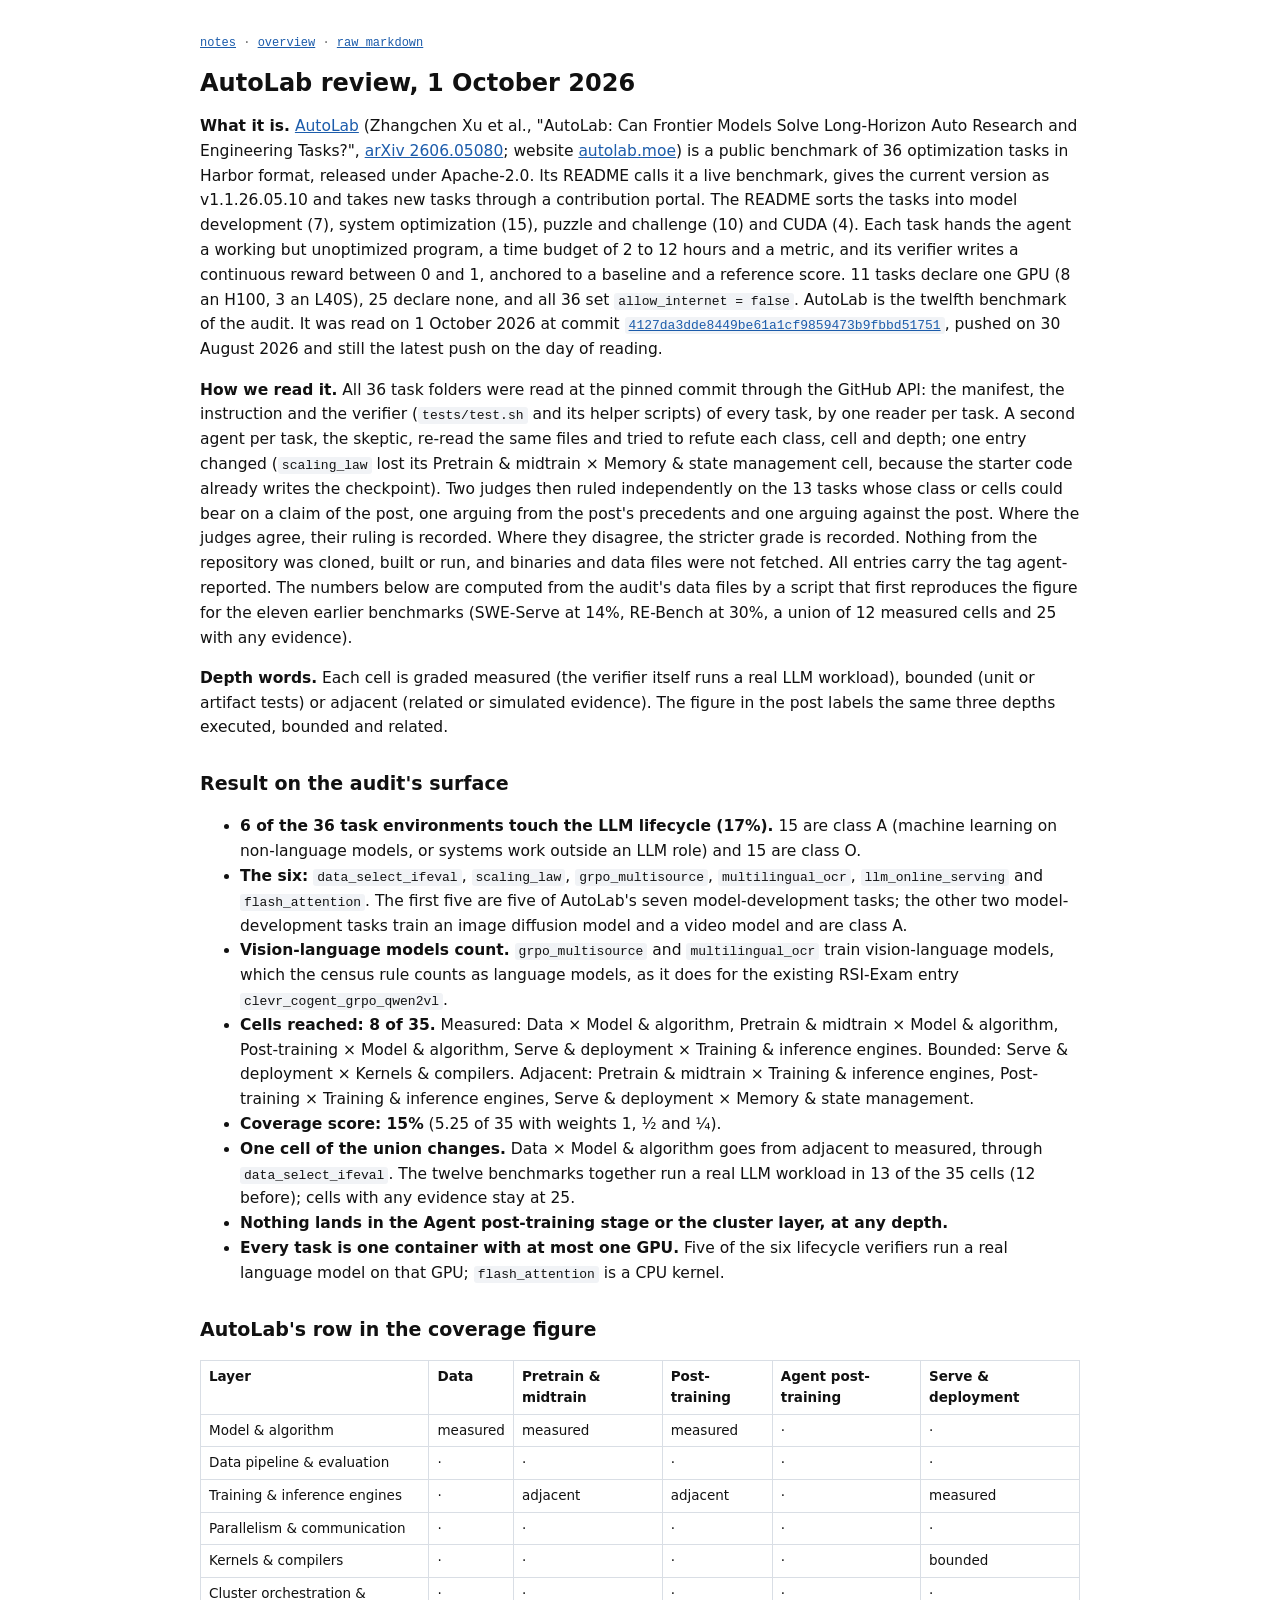
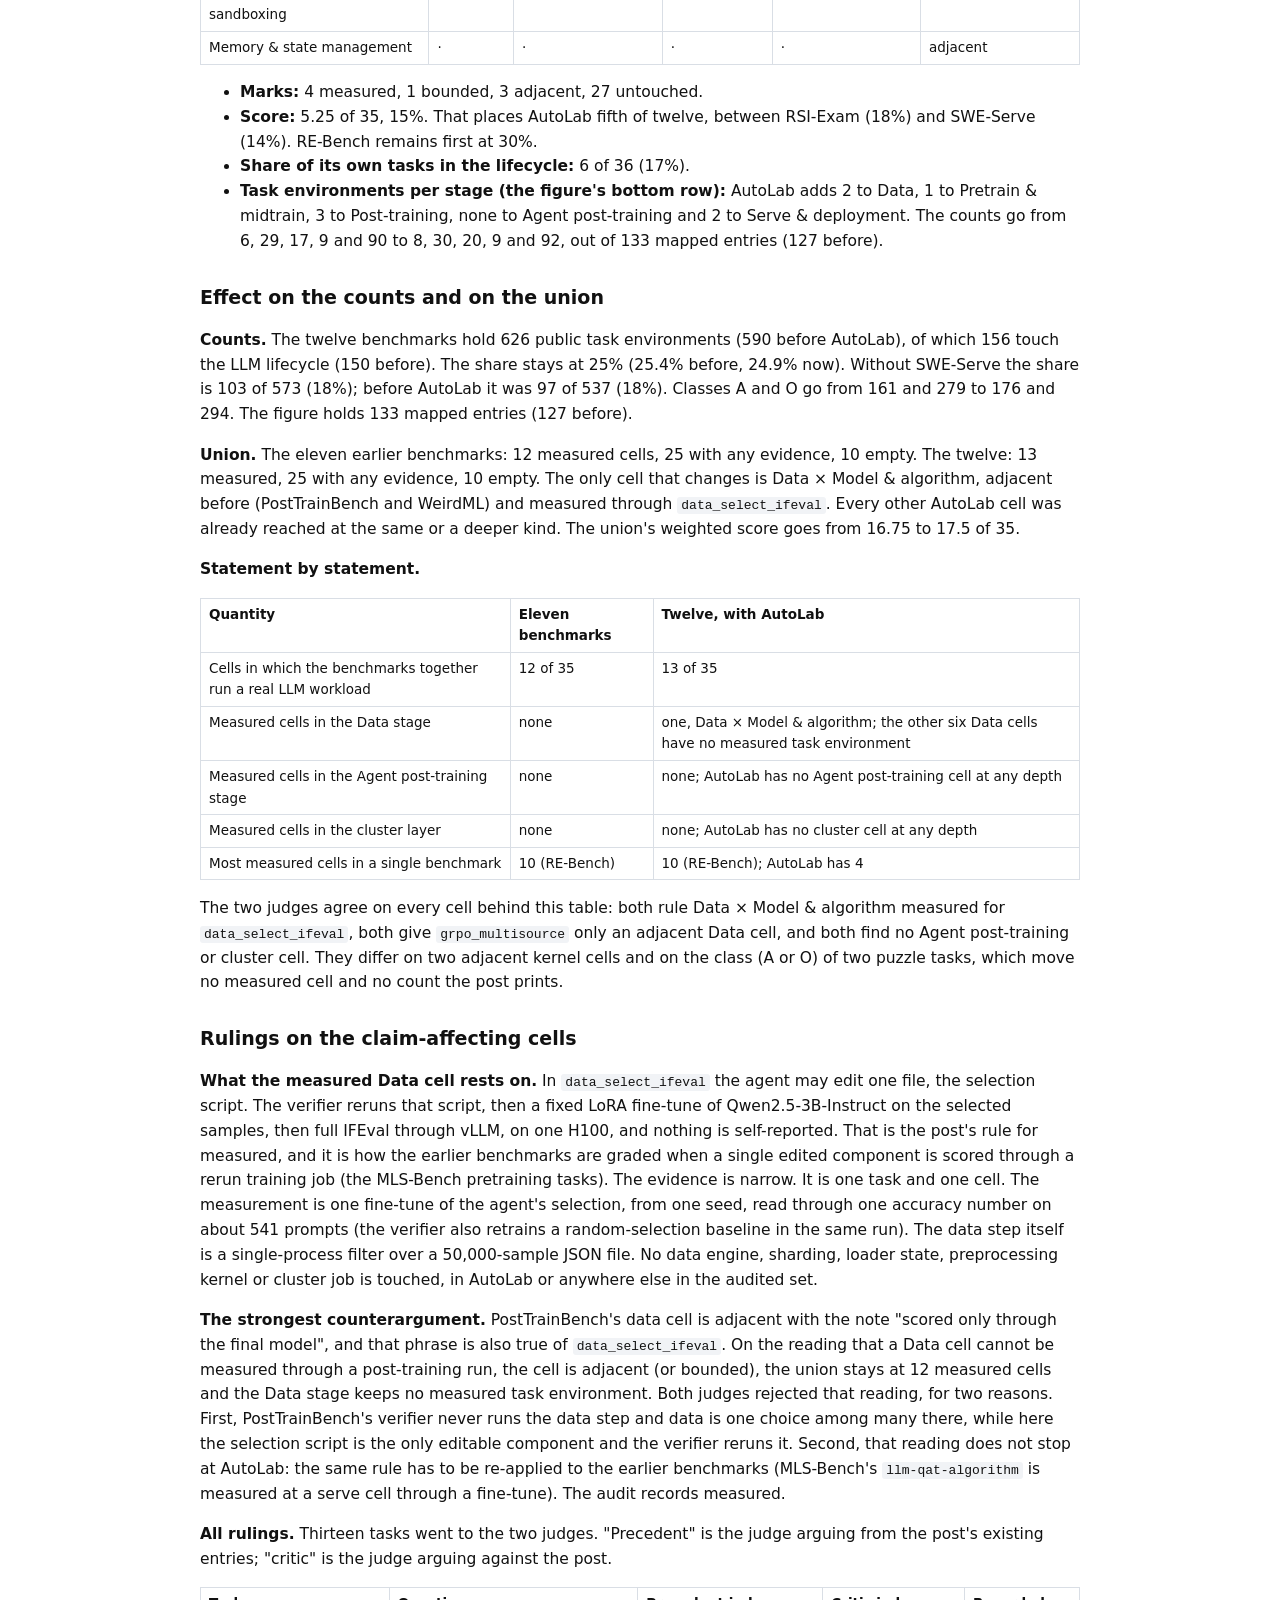
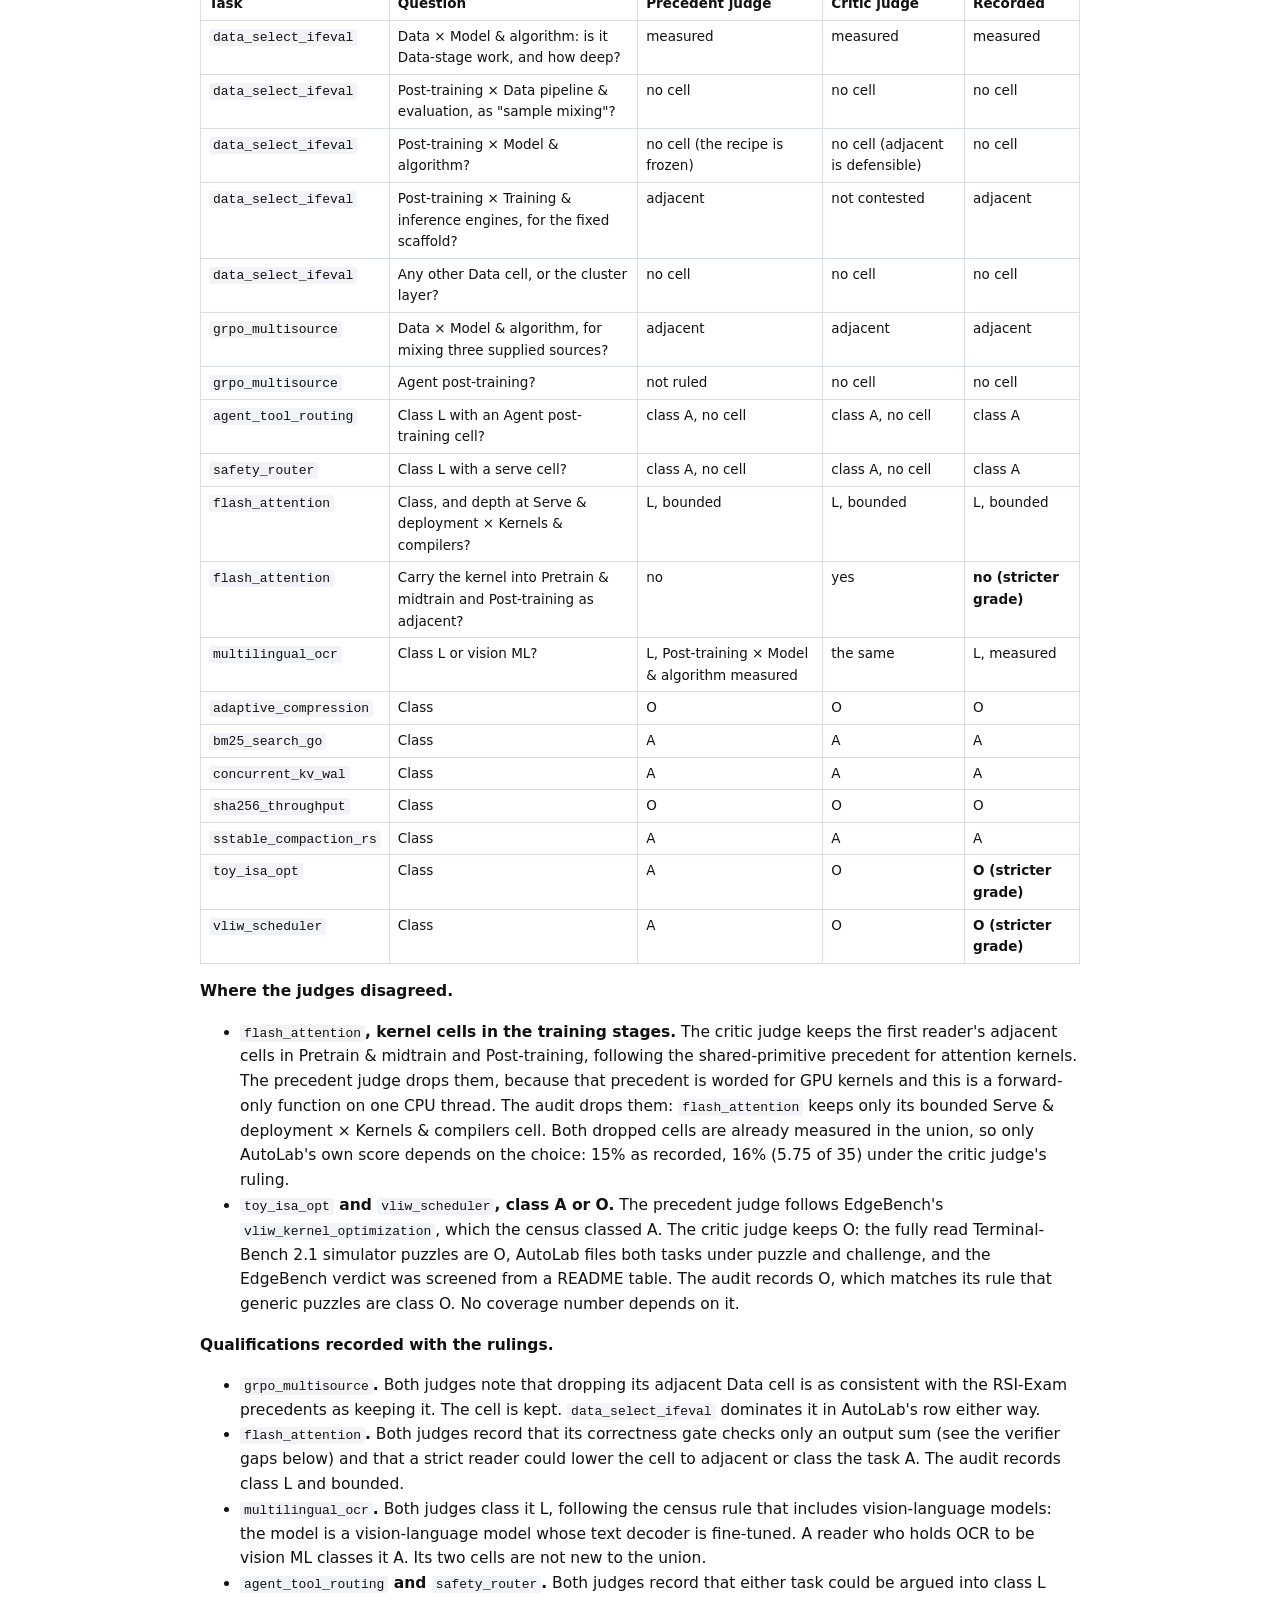
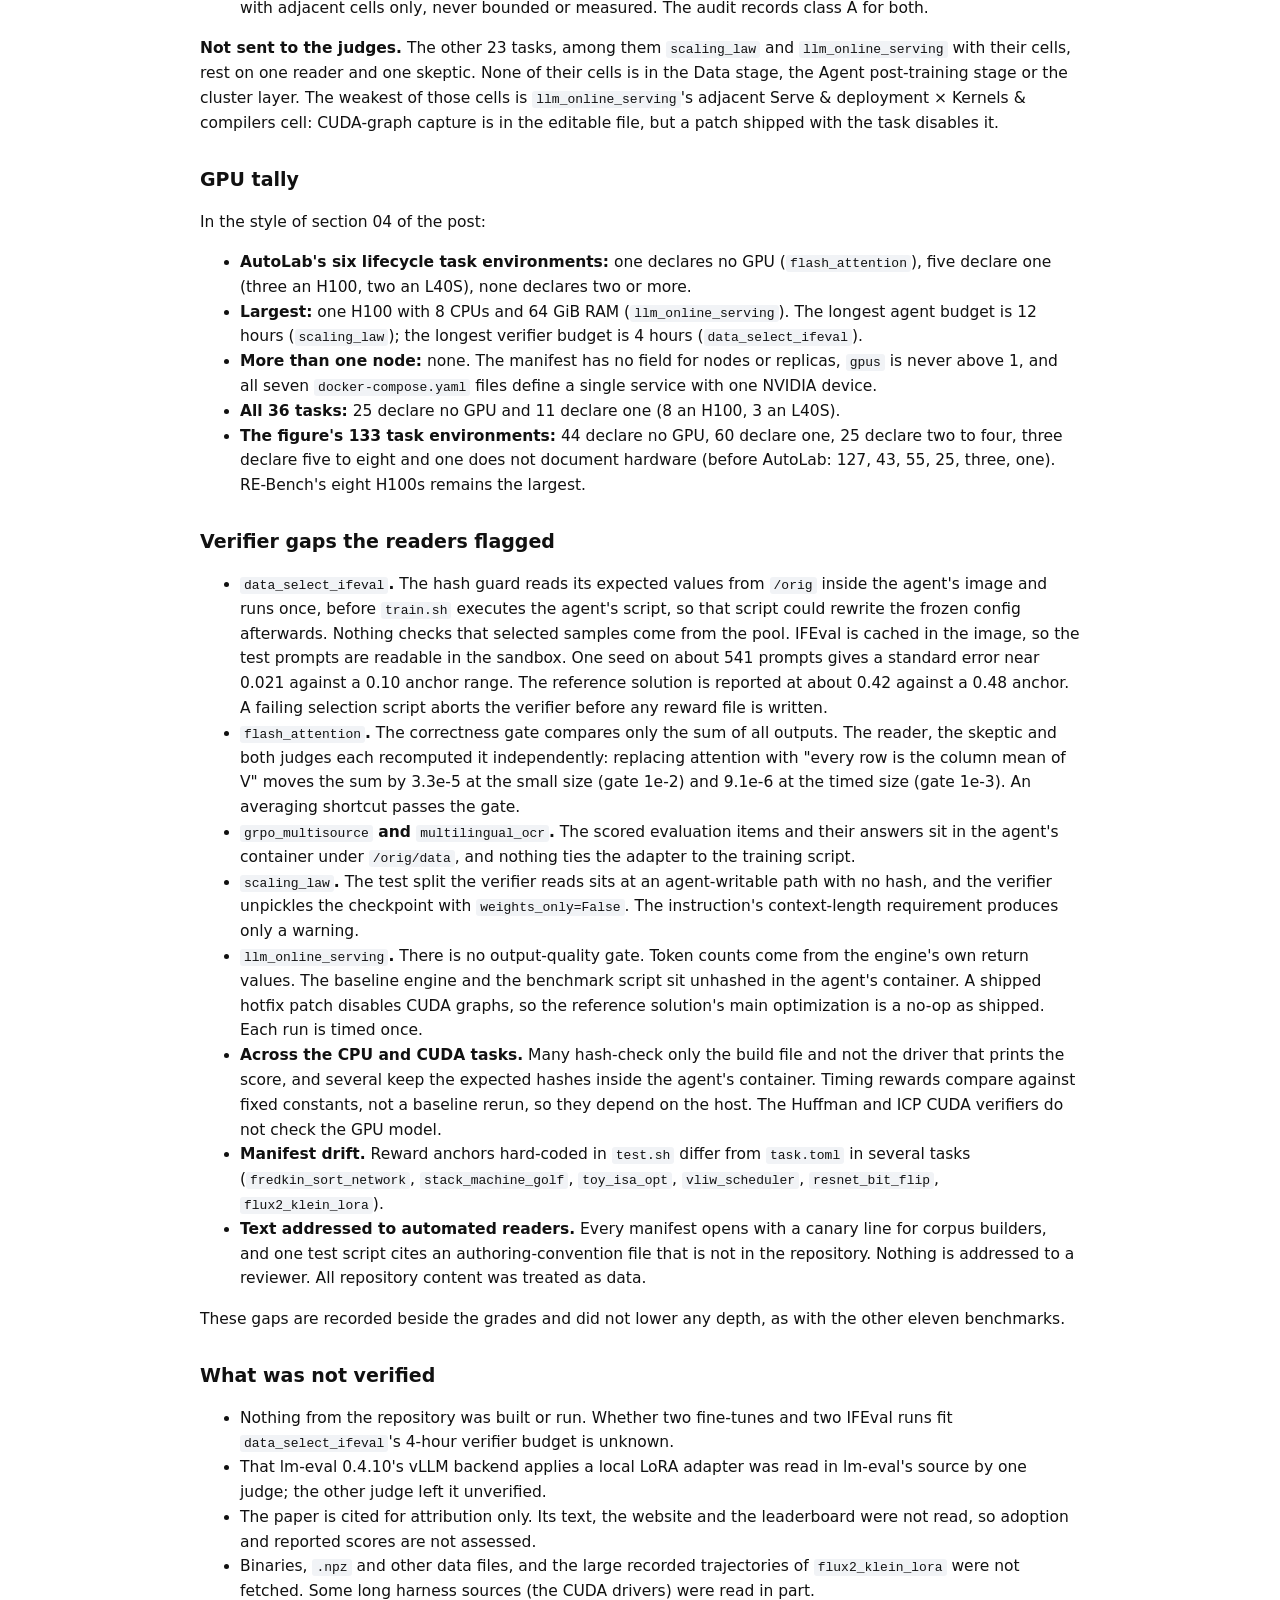
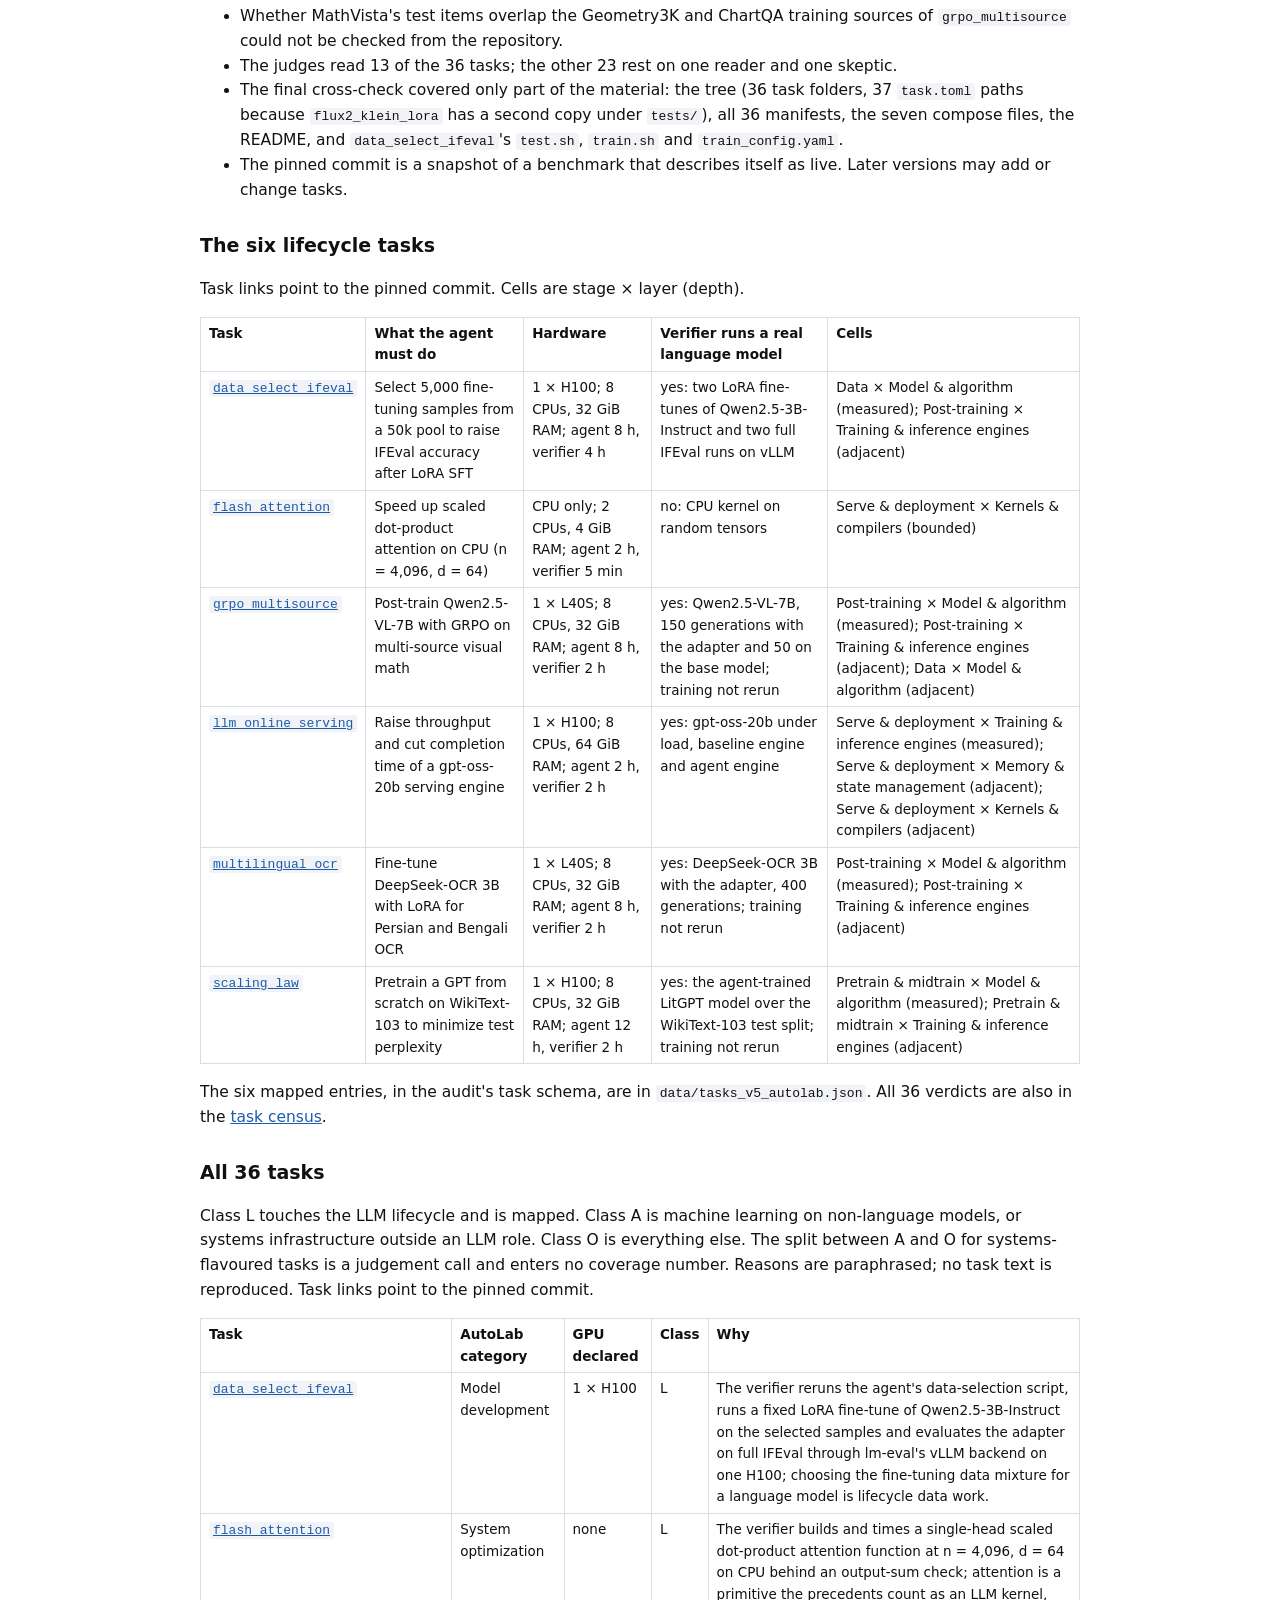
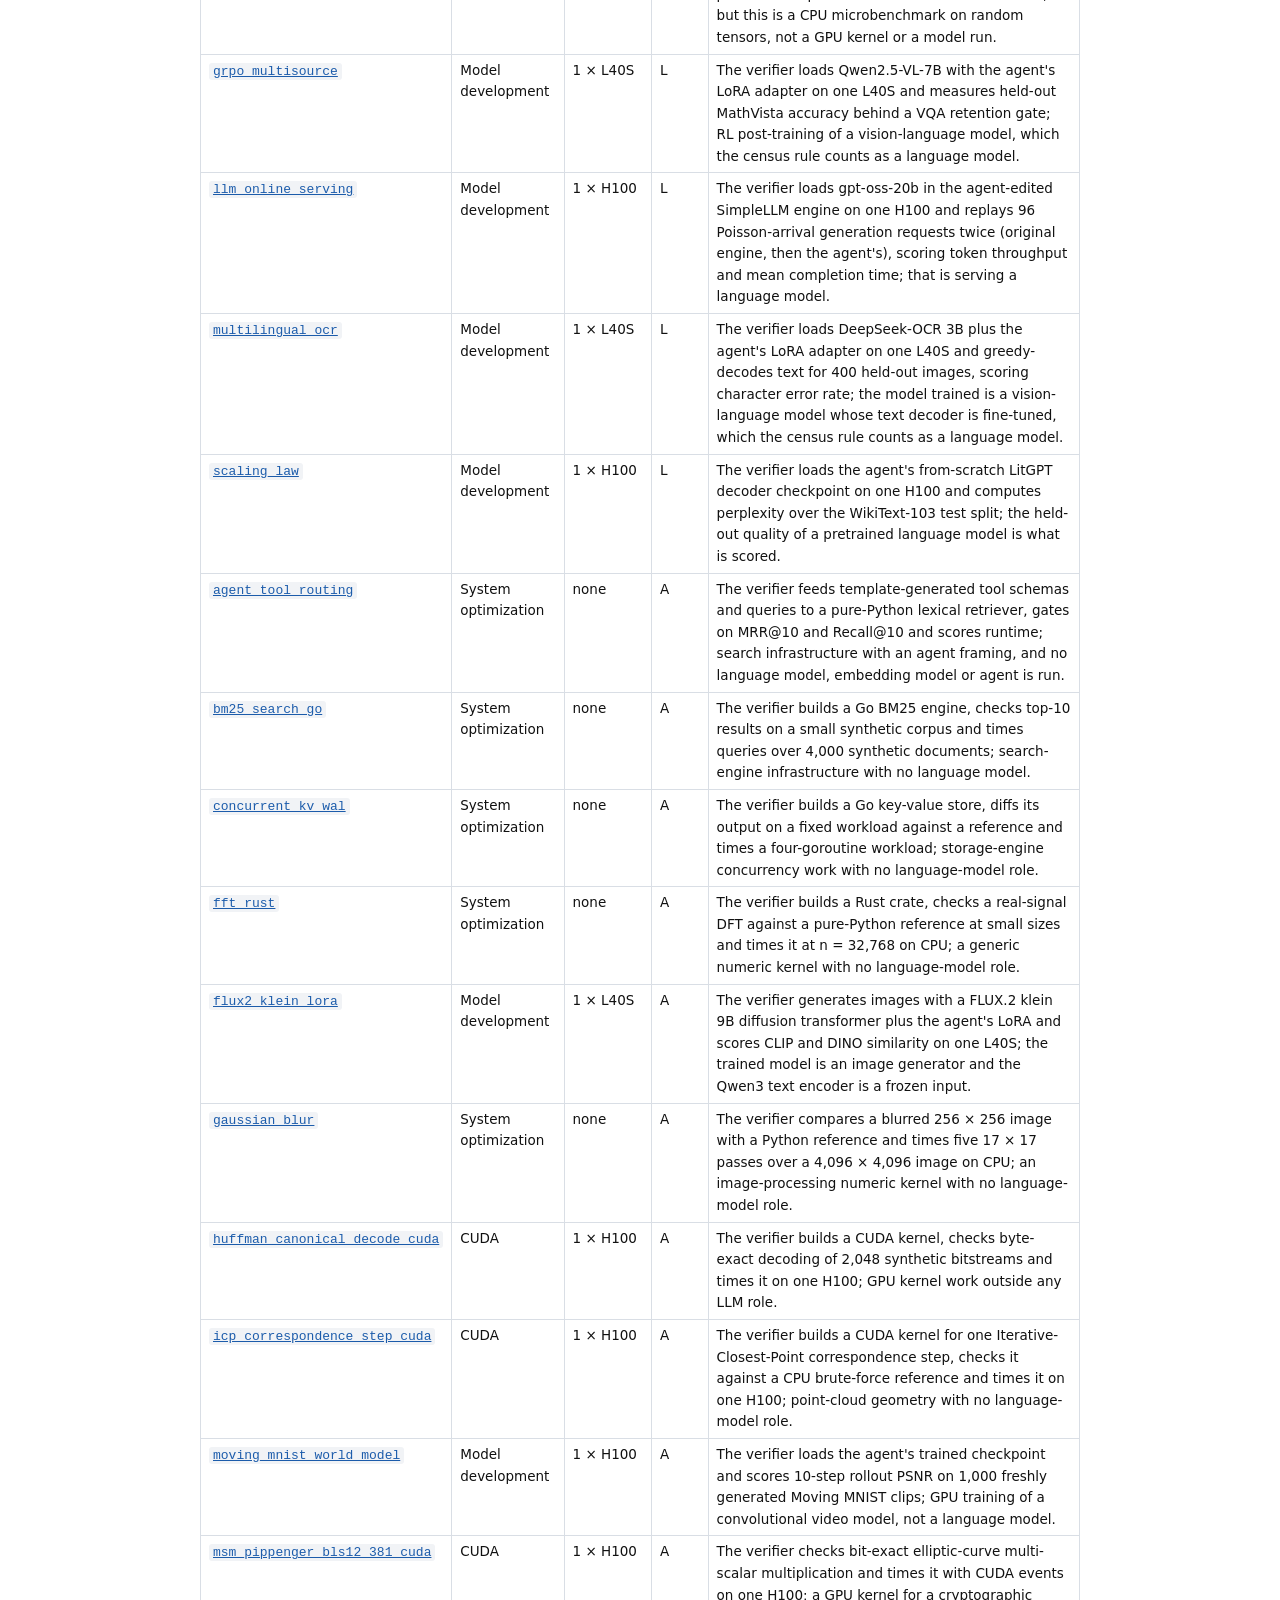
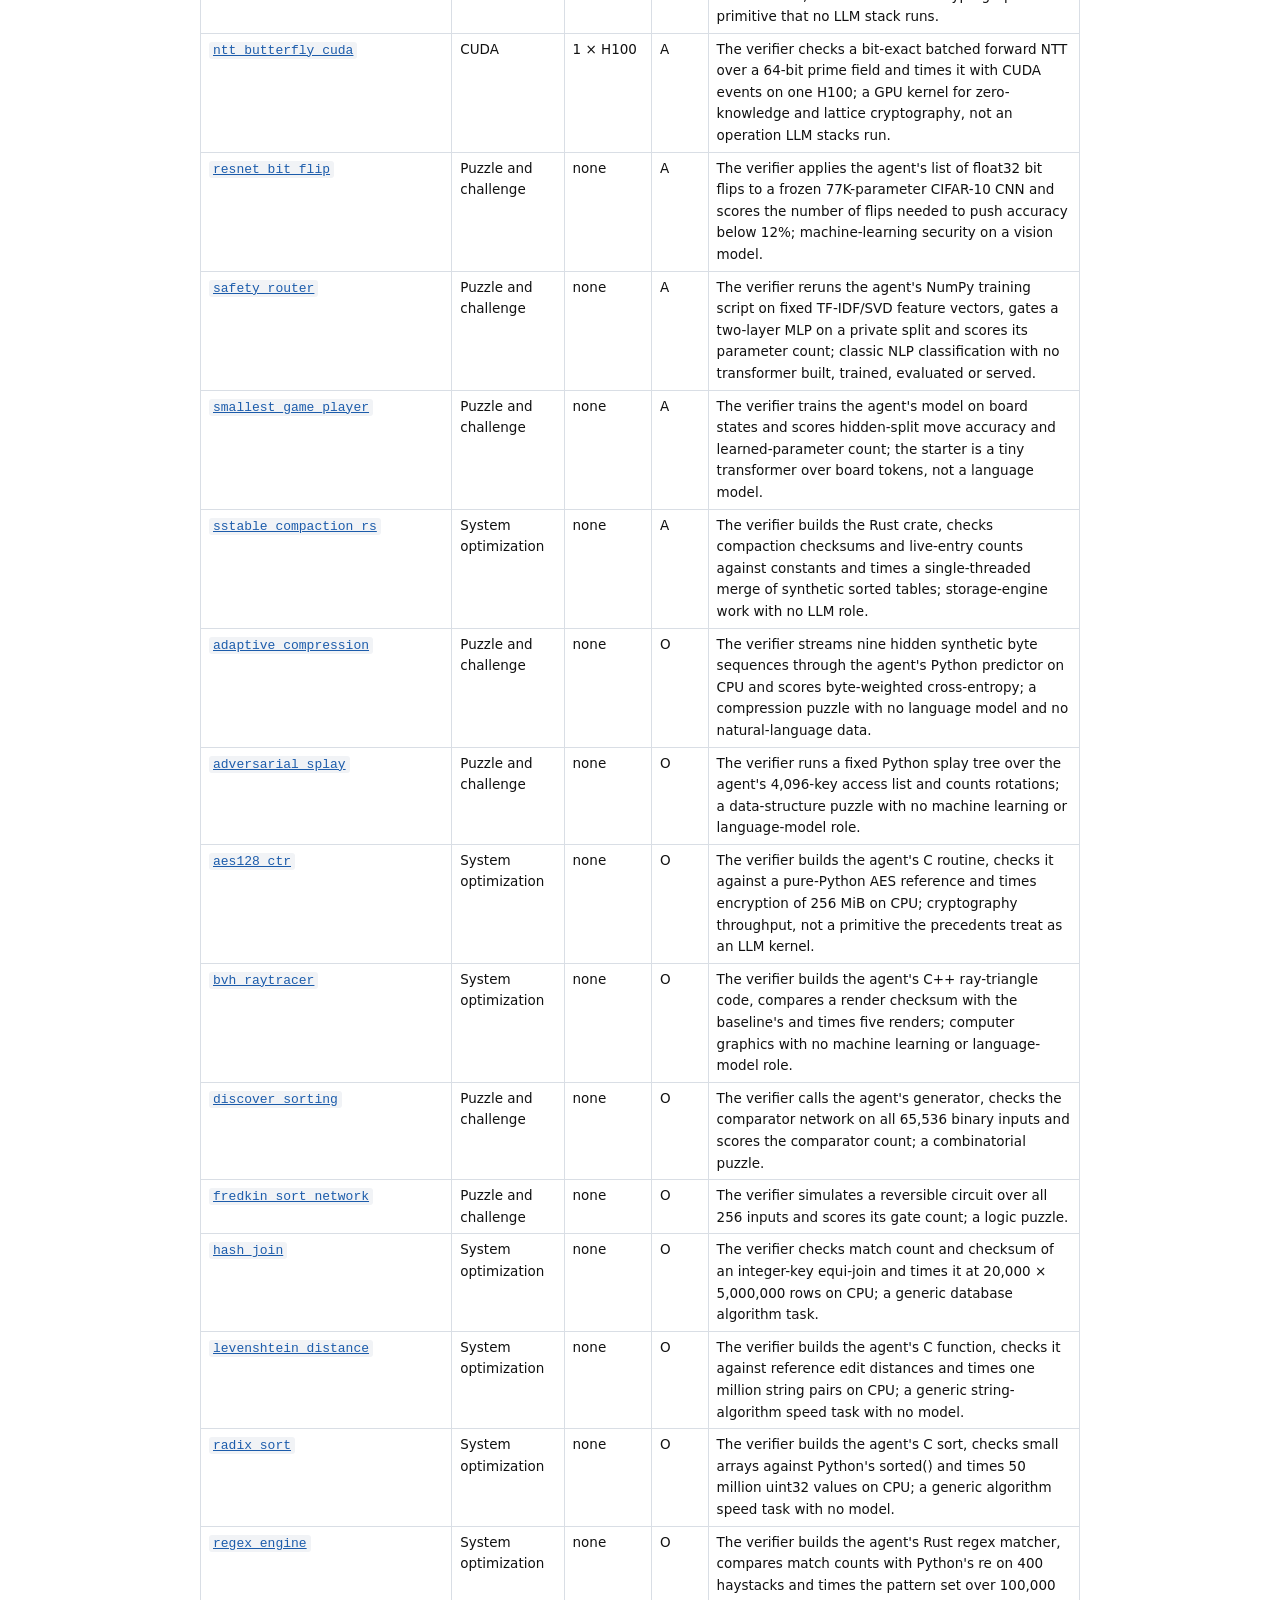
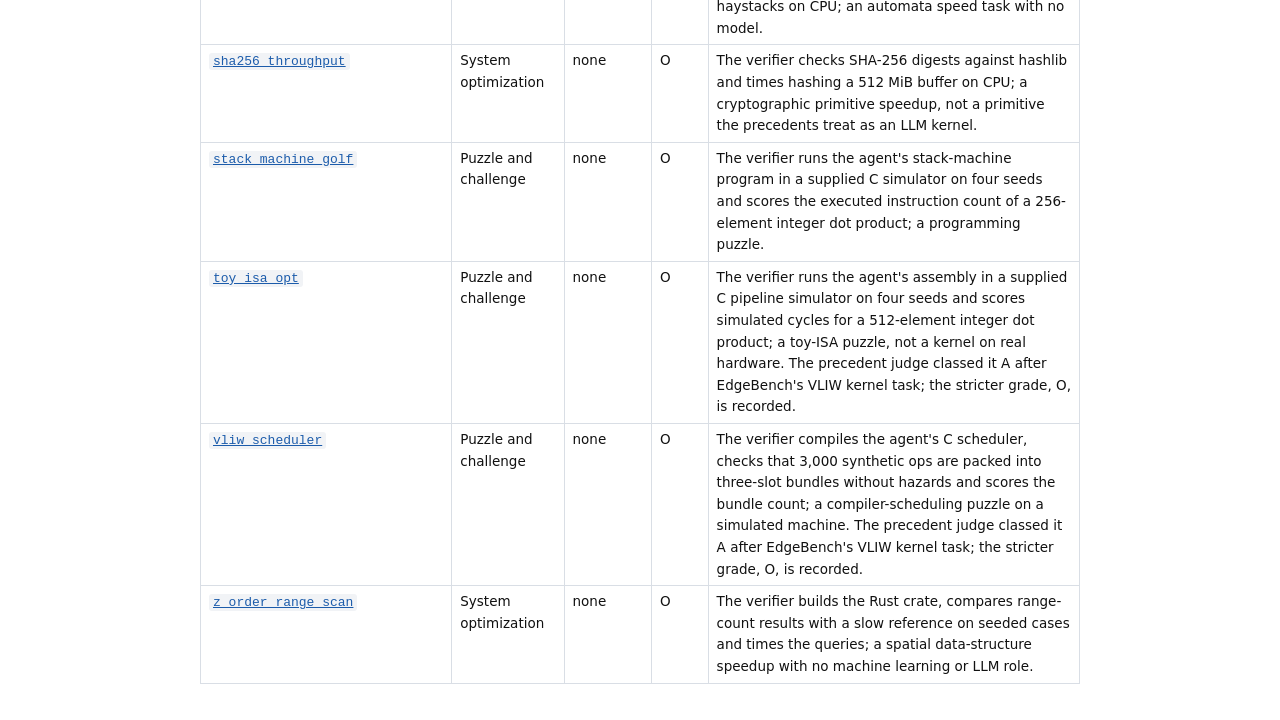
<file: vol/1/notes/autolab_review.html>
<!DOCTYPE html><html lang="en"><head><meta charset="utf-8"><title>autolab review</title><meta name="viewport" content="width=device-width, initial-scale=1"><style>body{font:15.5px/1.6 system-ui,-apple-system,'Segoe UI',sans-serif;max-width:880px;margin:36px auto;padding:0 16px;color:#111}a{color:#1c5cab}h1{font-size:24px;line-height:1.25}h2{font-size:19px;margin-top:28px}table{border-collapse:collapse;font-size:13.5px;margin:12px 0}th,td{border:1px solid #d9dee5;padding:5px 8px;text-align:left;vertical-align:top}code{font:13px ui-monospace,Menlo,monospace;background:#f1f3f6;padding:1px 4px;border-radius:3px}pre{background:#f1f3f6;padding:10px;overflow:auto}.nav{font:12px ui-monospace,Menlo,monospace;color:#666;margin-bottom:18px}</style></head><body><div class="nav"><a href="index.html">notes</a> · <a href="../index.html">overview</a> · <a href="autolab_review.md.txt">raw markdown</a></div><h1>AutoLab review, 1 October 2026</h1>
<p><strong>What it is.</strong> <a href="https://github.com/autolabhq/autolab">AutoLab</a> (Zhangchen Xu et al., "AutoLab: Can Frontier Models Solve Long-Horizon Auto Research and Engineering Tasks?", <a href="https://arxiv.org/abs/2606.05080">arXiv 2606.05080</a>; website <a href="https://autolab.moe">autolab.moe</a>) is a public benchmark of 36 optimization tasks in Harbor format, released under Apache-2.0. Its README calls it a live benchmark, gives the current version as v1.1.26.05.10 and takes new tasks through a contribution portal. The README sorts the tasks into model development (7), system optimization (15), puzzle and challenge (10) and CUDA (4). Each task hands the agent a working but unoptimized program, a time budget of 2 to 12 hours and a metric, and its verifier writes a continuous reward between 0 and 1, anchored to a baseline and a reference score. 11 tasks declare one GPU (8 an H100, 3 an L40S), 25 declare none, and all 36 set <code>allow_internet = false</code>. AutoLab is the twelfth benchmark of the audit. It was read on 1 October 2026 at commit <a href="https://github.com/autolabhq/autolab/tree/4127da3dde8449be61a1cf9859473b9fbbd51751/tasks"><code>4127da3dde8449be61a1cf9859473b9fbbd51751</code></a>, pushed on 30 August 2026 and still the latest push on the day of reading.</p>
<p><strong>How we read it.</strong> All 36 task folders were read at the pinned commit through the GitHub API: the manifest, the instruction and the verifier (<code>tests/test.sh</code> and its helper scripts) of every task, by one reader per task. A second agent per task, the skeptic, re-read the same files and tried to refute each class, cell and depth; one entry changed (<code>scaling_law</code> lost its Pretrain &amp; midtrain × Memory &amp; state management cell, because the starter code already writes the checkpoint). Two judges then ruled independently on the 13 tasks whose class or cells could bear on a claim of the post, one arguing from the post's precedents and one arguing against the post. Where the judges agree, their ruling is recorded. Where they disagree, the stricter grade is recorded. Nothing from the repository was cloned, built or run, and binaries and data files were not fetched. All entries carry the tag agent-reported. The numbers below are computed from the audit's data files by a script that first reproduces the figure for the eleven earlier benchmarks (SWE-Serve at 14%, RE-Bench at 30%, a union of 12 measured cells and 25 with any evidence).</p>
<p><strong>Depth words.</strong> Each cell is graded measured (the verifier itself runs a real LLM workload), bounded (unit or artifact tests) or adjacent (related or simulated evidence). The figure in the post labels the same three depths executed, bounded and related.</p>
<h2>Result on the audit's surface</h2>
<ul>
<li><strong>6 of the 36 task environments touch the LLM lifecycle (17%).</strong> 15 are class A (machine learning on non-language models, or systems work outside an LLM role) and 15 are class O.</li>
<li><strong>The six:</strong> <code>data_select_ifeval</code>, <code>scaling_law</code>, <code>grpo_multisource</code>, <code>multilingual_ocr</code>, <code>llm_online_serving</code> and <code>flash_attention</code>. The first five are five of AutoLab's seven model-development tasks; the other two model-development tasks train an image diffusion model and a video model and are class A.</li>
<li><strong>Vision-language models count.</strong> <code>grpo_multisource</code> and <code>multilingual_ocr</code> train vision-language models, which the census rule counts as language models, as it does for the existing RSI-Exam entry <code>clevr_cogent_grpo_qwen2vl</code>.</li>
<li><strong>Cells reached: 8 of 35.</strong> Measured: Data × Model &amp; algorithm, Pretrain &amp; midtrain × Model &amp; algorithm, Post-training × Model &amp; algorithm, Serve &amp; deployment × Training &amp; inference engines. Bounded: Serve &amp; deployment × Kernels &amp; compilers. Adjacent: Pretrain &amp; midtrain × Training &amp; inference engines, Post-training × Training &amp; inference engines, Serve &amp; deployment × Memory &amp; state management.</li>
<li><strong>Coverage score: 15%</strong> (5.25 of 35 with weights 1, ½ and ¼).</li>
<li><strong>One cell of the union changes.</strong> Data × Model &amp; algorithm goes from adjacent to measured, through <code>data_select_ifeval</code>. The twelve benchmarks together run a real LLM workload in 13 of the 35 cells (12 before); cells with any evidence stay at 25.</li>
<li><strong>Nothing lands in the Agent post-training stage or the cluster layer, at any depth.</strong></li>
<li><strong>Every task is one container with at most one GPU.</strong> Five of the six lifecycle verifiers run a real language model on that GPU; <code>flash_attention</code> is a CPU kernel.</li>
</ul>
<h2>AutoLab's row in the coverage figure</h2>
<table>
<thead>
<tr>
<th>Layer</th>
<th>Data</th>
<th>Pretrain &amp; midtrain</th>
<th>Post-training</th>
<th>Agent post-training</th>
<th>Serve &amp; deployment</th>
</tr>
</thead>
<tbody>
<tr>
<td>Model &amp; algorithm</td>
<td>measured</td>
<td>measured</td>
<td>measured</td>
<td>·</td>
<td>·</td>
</tr>
<tr>
<td>Data pipeline &amp; evaluation</td>
<td>·</td>
<td>·</td>
<td>·</td>
<td>·</td>
<td>·</td>
</tr>
<tr>
<td>Training &amp; inference engines</td>
<td>·</td>
<td>adjacent</td>
<td>adjacent</td>
<td>·</td>
<td>measured</td>
</tr>
<tr>
<td>Parallelism &amp; communication</td>
<td>·</td>
<td>·</td>
<td>·</td>
<td>·</td>
<td>·</td>
</tr>
<tr>
<td>Kernels &amp; compilers</td>
<td>·</td>
<td>·</td>
<td>·</td>
<td>·</td>
<td>bounded</td>
</tr>
<tr>
<td>Cluster orchestration &amp; sandboxing</td>
<td>·</td>
<td>·</td>
<td>·</td>
<td>·</td>
<td>·</td>
</tr>
<tr>
<td>Memory &amp; state management</td>
<td>·</td>
<td>·</td>
<td>·</td>
<td>·</td>
<td>adjacent</td>
</tr>
</tbody>
</table>
<ul>
<li><strong>Marks:</strong> 4 measured, 1 bounded, 3 adjacent, 27 untouched.</li>
<li><strong>Score:</strong> 5.25 of 35, 15%. That places AutoLab fifth of twelve, between RSI-Exam (18%) and SWE-Serve (14%). RE-Bench remains first at 30%.</li>
<li><strong>Share of its own tasks in the lifecycle:</strong> 6 of 36 (17%).</li>
<li><strong>Task environments per stage (the figure's bottom row):</strong> AutoLab adds 2 to Data, 1 to Pretrain &amp; midtrain, 3 to Post-training, none to Agent post-training and 2 to Serve &amp; deployment. The counts go from 6, 29, 17, 9 and 90 to 8, 30, 20, 9 and 92, out of 133 mapped entries (127 before).</li>
</ul>
<h2>Effect on the counts and on the union</h2>
<p><strong>Counts.</strong> The twelve benchmarks hold 626 public task environments (590 before AutoLab), of which 156 touch the LLM lifecycle (150 before). The share stays at 25% (25.4% before, 24.9% now). Without SWE-Serve the share is 103 of 573 (18%); before AutoLab it was 97 of 537 (18%). Classes A and O go from 161 and 279 to 176 and 294. The figure holds 133 mapped entries (127 before).</p>
<p><strong>Union.</strong> The eleven earlier benchmarks: 12 measured cells, 25 with any evidence, 10 empty. The twelve: 13 measured, 25 with any evidence, 10 empty. The only cell that changes is Data × Model &amp; algorithm, adjacent before (PostTrainBench and WeirdML) and measured through <code>data_select_ifeval</code>. Every other AutoLab cell was already reached at the same or a deeper kind. The union's weighted score goes from 16.75 to 17.5 of 35.</p>
<p><strong>Statement by statement.</strong></p>
<table>
<thead>
<tr>
<th>Quantity</th>
<th>Eleven benchmarks</th>
<th>Twelve, with AutoLab</th>
</tr>
</thead>
<tbody>
<tr>
<td>Cells in which the benchmarks together run a real LLM workload</td>
<td>12 of 35</td>
<td>13 of 35</td>
</tr>
<tr>
<td>Measured cells in the Data stage</td>
<td>none</td>
<td>one, Data × Model &amp; algorithm; the other six Data cells have no measured task environment</td>
</tr>
<tr>
<td>Measured cells in the Agent post-training stage</td>
<td>none</td>
<td>none; AutoLab has no Agent post-training cell at any depth</td>
</tr>
<tr>
<td>Measured cells in the cluster layer</td>
<td>none</td>
<td>none; AutoLab has no cluster cell at any depth</td>
</tr>
<tr>
<td>Most measured cells in a single benchmark</td>
<td>10 (RE-Bench)</td>
<td>10 (RE-Bench); AutoLab has 4</td>
</tr>
</tbody>
</table>
<p>The two judges agree on every cell behind this table: both rule Data × Model &amp; algorithm measured for <code>data_select_ifeval</code>, both give <code>grpo_multisource</code> only an adjacent Data cell, and both find no Agent post-training or cluster cell. They differ on two adjacent kernel cells and on the class (A or O) of two puzzle tasks, which move no measured cell and no count the post prints.</p>
<h2>Rulings on the claim-affecting cells</h2>
<p><strong>What the measured Data cell rests on.</strong> In <code>data_select_ifeval</code> the agent may edit one file, the selection script. The verifier reruns that script, then a fixed LoRA fine-tune of Qwen2.5-3B-Instruct on the selected samples, then full IFEval through vLLM, on one H100, and nothing is self-reported. That is the post's rule for measured, and it is how the earlier benchmarks are graded when a single edited component is scored through a rerun training job (the MLS-Bench pretraining tasks). The evidence is narrow. It is one task and one cell. The measurement is one fine-tune of the agent's selection, from one seed, read through one accuracy number on about 541 prompts (the verifier also retrains a random-selection baseline in the same run). The data step itself is a single-process filter over a 50,000-sample JSON file. No data engine, sharding, loader state, preprocessing kernel or cluster job is touched, in AutoLab or anywhere else in the audited set.</p>
<p><strong>The strongest counterargument.</strong> PostTrainBench's data cell is adjacent with the note "scored only through the final model", and that phrase is also true of <code>data_select_ifeval</code>. On the reading that a Data cell cannot be measured through a post-training run, the cell is adjacent (or bounded), the union stays at 12 measured cells and the Data stage keeps no measured task environment. Both judges rejected that reading, for two reasons. First, PostTrainBench's verifier never runs the data step and data is one choice among many there, while here the selection script is the only editable component and the verifier reruns it. Second, that reading does not stop at AutoLab: the same rule has to be re-applied to the earlier benchmarks (MLS-Bench's <code>llm-qat-algorithm</code> is measured at a serve cell through a fine-tune). The audit records measured.</p>
<p><strong>All rulings.</strong> Thirteen tasks went to the two judges. "Precedent" is the judge arguing from the post's existing entries; "critic" is the judge arguing against the post.</p>
<table>
<thead>
<tr>
<th>Task</th>
<th>Question</th>
<th>Precedent judge</th>
<th>Critic judge</th>
<th>Recorded</th>
</tr>
</thead>
<tbody>
<tr>
<td><code>data_select_ifeval</code></td>
<td>Data × Model &amp; algorithm: is it Data-stage work, and how deep?</td>
<td>measured</td>
<td>measured</td>
<td>measured</td>
</tr>
<tr>
<td><code>data_select_ifeval</code></td>
<td>Post-training × Data pipeline &amp; evaluation, as "sample mixing"?</td>
<td>no cell</td>
<td>no cell</td>
<td>no cell</td>
</tr>
<tr>
<td><code>data_select_ifeval</code></td>
<td>Post-training × Model &amp; algorithm?</td>
<td>no cell (the recipe is frozen)</td>
<td>no cell (adjacent is defensible)</td>
<td>no cell</td>
</tr>
<tr>
<td><code>data_select_ifeval</code></td>
<td>Post-training × Training &amp; inference engines, for the fixed scaffold?</td>
<td>adjacent</td>
<td>not contested</td>
<td>adjacent</td>
</tr>
<tr>
<td><code>data_select_ifeval</code></td>
<td>Any other Data cell, or the cluster layer?</td>
<td>no cell</td>
<td>no cell</td>
<td>no cell</td>
</tr>
<tr>
<td><code>grpo_multisource</code></td>
<td>Data × Model &amp; algorithm, for mixing three supplied sources?</td>
<td>adjacent</td>
<td>adjacent</td>
<td>adjacent</td>
</tr>
<tr>
<td><code>grpo_multisource</code></td>
<td>Agent post-training?</td>
<td>not ruled</td>
<td>no cell</td>
<td>no cell</td>
</tr>
<tr>
<td><code>agent_tool_routing</code></td>
<td>Class L with an Agent post-training cell?</td>
<td>class A, no cell</td>
<td>class A, no cell</td>
<td>class A</td>
</tr>
<tr>
<td><code>safety_router</code></td>
<td>Class L with a serve cell?</td>
<td>class A, no cell</td>
<td>class A, no cell</td>
<td>class A</td>
</tr>
<tr>
<td><code>flash_attention</code></td>
<td>Class, and depth at Serve &amp; deployment × Kernels &amp; compilers?</td>
<td>L, bounded</td>
<td>L, bounded</td>
<td>L, bounded</td>
</tr>
<tr>
<td><code>flash_attention</code></td>
<td>Carry the kernel into Pretrain &amp; midtrain and Post-training as adjacent?</td>
<td>no</td>
<td>yes</td>
<td><strong>no (stricter grade)</strong></td>
</tr>
<tr>
<td><code>multilingual_ocr</code></td>
<td>Class L or vision ML?</td>
<td>L, Post-training × Model &amp; algorithm measured</td>
<td>the same</td>
<td>L, measured</td>
</tr>
<tr>
<td><code>adaptive_compression</code></td>
<td>Class</td>
<td>O</td>
<td>O</td>
<td>O</td>
</tr>
<tr>
<td><code>bm25_search_go</code></td>
<td>Class</td>
<td>A</td>
<td>A</td>
<td>A</td>
</tr>
<tr>
<td><code>concurrent_kv_wal</code></td>
<td>Class</td>
<td>A</td>
<td>A</td>
<td>A</td>
</tr>
<tr>
<td><code>sha256_throughput</code></td>
<td>Class</td>
<td>O</td>
<td>O</td>
<td>O</td>
</tr>
<tr>
<td><code>sstable_compaction_rs</code></td>
<td>Class</td>
<td>A</td>
<td>A</td>
<td>A</td>
</tr>
<tr>
<td><code>toy_isa_opt</code></td>
<td>Class</td>
<td>A</td>
<td>O</td>
<td><strong>O (stricter grade)</strong></td>
</tr>
<tr>
<td><code>vliw_scheduler</code></td>
<td>Class</td>
<td>A</td>
<td>O</td>
<td><strong>O (stricter grade)</strong></td>
</tr>
</tbody>
</table>
<p><strong>Where the judges disagreed.</strong></p>
<ul>
<li><strong><code>flash_attention</code>, kernel cells in the training stages.</strong> The critic judge keeps the first reader's adjacent cells in Pretrain &amp; midtrain and Post-training, following the shared-primitive precedent for attention kernels. The precedent judge drops them, because that precedent is worded for GPU kernels and this is a forward-only function on one CPU thread. The audit drops them: <code>flash_attention</code> keeps only its bounded Serve &amp; deployment × Kernels &amp; compilers cell. Both dropped cells are already measured in the union, so only AutoLab's own score depends on the choice: 15% as recorded, 16% (5.75 of 35) under the critic judge's ruling.</li>
<li><strong><code>toy_isa_opt</code> and <code>vliw_scheduler</code>, class A or O.</strong> The precedent judge follows EdgeBench's <code>vliw_kernel_optimization</code>, which the census classed A. The critic judge keeps O: the fully read Terminal-Bench 2.1 simulator puzzles are O, AutoLab files both tasks under puzzle and challenge, and the EdgeBench verdict was screened from a README table. The audit records O, which matches its rule that generic puzzles are class O. No coverage number depends on it.</li>
</ul>
<p><strong>Qualifications recorded with the rulings.</strong></p>
<ul>
<li><strong><code>grpo_multisource</code>.</strong> Both judges note that dropping its adjacent Data cell is as consistent with the RSI-Exam precedents as keeping it. The cell is kept. <code>data_select_ifeval</code> dominates it in AutoLab's row either way.</li>
<li><strong><code>flash_attention</code>.</strong> Both judges record that its correctness gate checks only an output sum (see the verifier gaps below) and that a strict reader could lower the cell to adjacent or class the task A. The audit records class L and bounded.</li>
<li><strong><code>multilingual_ocr</code>.</strong> Both judges class it L, following the census rule that includes vision-language models: the model is a vision-language model whose text decoder is fine-tuned. A reader who holds OCR to be vision ML classes it A. Its two cells are not new to the union.</li>
<li><strong><code>agent_tool_routing</code> and <code>safety_router</code>.</strong> Both judges record that either task could be argued into class L with adjacent cells only, never bounded or measured. The audit records class A for both.</li>
</ul>
<p><strong>Not sent to the judges.</strong> The other 23 tasks, among them <code>scaling_law</code> and <code>llm_online_serving</code> with their cells, rest on one reader and one skeptic. None of their cells is in the Data stage, the Agent post-training stage or the cluster layer. The weakest of those cells is <code>llm_online_serving</code>'s adjacent Serve &amp; deployment × Kernels &amp; compilers cell: CUDA-graph capture is in the editable file, but a patch shipped with the task disables it.</p>
<h2>GPU tally</h2>
<p>In the style of section 04 of the post:</p>
<ul>
<li><strong>AutoLab's six lifecycle task environments:</strong> one declares no GPU (<code>flash_attention</code>), five declare one (three an H100, two an L40S), none declares two or more.</li>
<li><strong>Largest:</strong> one H100 with 8 CPUs and 64 GiB RAM (<code>llm_online_serving</code>). The longest agent budget is 12 hours (<code>scaling_law</code>); the longest verifier budget is 4 hours (<code>data_select_ifeval</code>).</li>
<li><strong>More than one node:</strong> none. The manifest has no field for nodes or replicas, <code>gpus</code> is never above 1, and all seven <code>docker-compose.yaml</code> files define a single service with one NVIDIA device.</li>
<li><strong>All 36 tasks:</strong> 25 declare no GPU and 11 declare one (8 an H100, 3 an L40S).</li>
<li><strong>The figure's 133 task environments:</strong> 44 declare no GPU, 60 declare one, 25 declare two to four, three declare five to eight and one does not document hardware (before AutoLab: 127, 43, 55, 25, three, one). RE-Bench's eight H100s remains the largest.</li>
</ul>
<h2>Verifier gaps the readers flagged</h2>
<ul>
<li><strong><code>data_select_ifeval</code>.</strong> The hash guard reads its expected values from <code>/orig</code> inside the agent's image and runs once, before <code>train.sh</code> executes the agent's script, so that script could rewrite the frozen config afterwards. Nothing checks that selected samples come from the pool. IFEval is cached in the image, so the test prompts are readable in the sandbox. One seed on about 541 prompts gives a standard error near 0.021 against a 0.10 anchor range. The reference solution is reported at about 0.42 against a 0.48 anchor. A failing selection script aborts the verifier before any reward file is written.</li>
<li><strong><code>flash_attention</code>.</strong> The correctness gate compares only the sum of all outputs. The reader, the skeptic and both judges each recomputed it independently: replacing attention with "every row is the column mean of V" moves the sum by 3.3e-5 at the small size (gate 1e-2) and 9.1e-6 at the timed size (gate 1e-3). An averaging shortcut passes the gate.</li>
<li><strong><code>grpo_multisource</code> and <code>multilingual_ocr</code>.</strong> The scored evaluation items and their answers sit in the agent's container under <code>/orig/data</code>, and nothing ties the adapter to the training script.</li>
<li><strong><code>scaling_law</code>.</strong> The test split the verifier reads sits at an agent-writable path with no hash, and the verifier unpickles the checkpoint with <code>weights_only=False</code>. The instruction's context-length requirement produces only a warning.</li>
<li><strong><code>llm_online_serving</code>.</strong> There is no output-quality gate. Token counts come from the engine's own return values. The baseline engine and the benchmark script sit unhashed in the agent's container. A shipped hotfix patch disables CUDA graphs, so the reference solution's main optimization is a no-op as shipped. Each run is timed once.</li>
<li><strong>Across the CPU and CUDA tasks.</strong> Many hash-check only the build file and not the driver that prints the score, and several keep the expected hashes inside the agent's container. Timing rewards compare against fixed constants, not a baseline rerun, so they depend on the host. The Huffman and ICP CUDA verifiers do not check the GPU model.</li>
<li><strong>Manifest drift.</strong> Reward anchors hard-coded in <code>test.sh</code> differ from <code>task.toml</code> in several tasks (<code>fredkin_sort_network</code>, <code>stack_machine_golf</code>, <code>toy_isa_opt</code>, <code>vliw_scheduler</code>, <code>resnet_bit_flip</code>, <code>flux2_klein_lora</code>).</li>
<li><strong>Text addressed to automated readers.</strong> Every manifest opens with a canary line for corpus builders, and one test script cites an authoring-convention file that is not in the repository. Nothing is addressed to a reviewer. All repository content was treated as data.</li>
</ul>
<p>These gaps are recorded beside the grades and did not lower any depth, as with the other eleven benchmarks.</p>
<h2>What was not verified</h2>
<ul>
<li>Nothing from the repository was built or run. Whether two fine-tunes and two IFEval runs fit <code>data_select_ifeval</code>'s 4-hour verifier budget is unknown.</li>
<li>That lm-eval 0.4.10's vLLM backend applies a local LoRA adapter was read in lm-eval's source by one judge; the other judge left it unverified.</li>
<li>The paper is cited for attribution only. Its text, the website and the leaderboard were not read, so adoption and reported scores are not assessed.</li>
<li>Binaries, <code>.npz</code> and other data files, and the large recorded trajectories of <code>flux2_klein_lora</code> were not fetched. Some long harness sources (the CUDA drivers) were read in part.</li>
<li>Whether MathVista's test items overlap the Geometry3K and ChartQA training sources of <code>grpo_multisource</code> could not be checked from the repository.</li>
<li>The judges read 13 of the 36 tasks; the other 23 rest on one reader and one skeptic.</li>
<li>The final cross-check covered only part of the material: the tree (36 task folders, 37 <code>task.toml</code> paths because <code>flux2_klein_lora</code> has a second copy under <code>tests/</code>), all 36 manifests, the seven compose files, the README, and <code>data_select_ifeval</code>'s <code>test.sh</code>, <code>train.sh</code> and <code>train_config.yaml</code>.</li>
<li>The pinned commit is a snapshot of a benchmark that describes itself as live. Later versions may add or change tasks.</li>
</ul>
<h2>The six lifecycle tasks</h2>
<p>Task links point to the pinned commit. Cells are stage × layer (depth).</p>
<table>
<thead>
<tr>
<th>Task</th>
<th>What the agent must do</th>
<th>Hardware</th>
<th>Verifier runs a real language model</th>
<th>Cells</th>
</tr>
</thead>
<tbody>
<tr>
<td><a href="https://github.com/autolabhq/autolab/tree/4127da3dde8449be61a1cf9859473b9fbbd51751/tasks/data_select_ifeval"><code>data_select_ifeval</code></a></td>
<td>Select 5,000 fine-tuning samples from a 50k pool to raise IFEval accuracy after LoRA SFT</td>
<td>1 × H100; 8 CPUs, 32 GiB RAM; agent 8 h, verifier 4 h</td>
<td>yes: two LoRA fine-tunes of Qwen2.5-3B-Instruct and two full IFEval runs on vLLM</td>
<td>Data × Model &amp; algorithm (measured); Post-training × Training &amp; inference engines (adjacent)</td>
</tr>
<tr>
<td><a href="https://github.com/autolabhq/autolab/tree/4127da3dde8449be61a1cf9859473b9fbbd51751/tasks/flash_attention"><code>flash_attention</code></a></td>
<td>Speed up scaled dot-product attention on CPU (n = 4,096, d = 64)</td>
<td>CPU only; 2 CPUs, 4 GiB RAM; agent 2 h, verifier 5 min</td>
<td>no: CPU kernel on random tensors</td>
<td>Serve &amp; deployment × Kernels &amp; compilers (bounded)</td>
</tr>
<tr>
<td><a href="https://github.com/autolabhq/autolab/tree/4127da3dde8449be61a1cf9859473b9fbbd51751/tasks/grpo_multisource"><code>grpo_multisource</code></a></td>
<td>Post-train Qwen2.5-VL-7B with GRPO on multi-source visual math</td>
<td>1 × L40S; 8 CPUs, 32 GiB RAM; agent 8 h, verifier 2 h</td>
<td>yes: Qwen2.5-VL-7B, 150 generations with the adapter and 50 on the base model; training not rerun</td>
<td>Post-training × Model &amp; algorithm (measured); Post-training × Training &amp; inference engines (adjacent); Data × Model &amp; algorithm (adjacent)</td>
</tr>
<tr>
<td><a href="https://github.com/autolabhq/autolab/tree/4127da3dde8449be61a1cf9859473b9fbbd51751/tasks/llm_online_serving"><code>llm_online_serving</code></a></td>
<td>Raise throughput and cut completion time of a gpt-oss-20b serving engine</td>
<td>1 × H100; 8 CPUs, 64 GiB RAM; agent 2 h, verifier 2 h</td>
<td>yes: gpt-oss-20b under load, baseline engine and agent engine</td>
<td>Serve &amp; deployment × Training &amp; inference engines (measured); Serve &amp; deployment × Memory &amp; state management (adjacent); Serve &amp; deployment × Kernels &amp; compilers (adjacent)</td>
</tr>
<tr>
<td><a href="https://github.com/autolabhq/autolab/tree/4127da3dde8449be61a1cf9859473b9fbbd51751/tasks/multilingual_ocr"><code>multilingual_ocr</code></a></td>
<td>Fine-tune DeepSeek-OCR 3B with LoRA for Persian and Bengali OCR</td>
<td>1 × L40S; 8 CPUs, 32 GiB RAM; agent 8 h, verifier 2 h</td>
<td>yes: DeepSeek-OCR 3B with the adapter, 400 generations; training not rerun</td>
<td>Post-training × Model &amp; algorithm (measured); Post-training × Training &amp; inference engines (adjacent)</td>
</tr>
<tr>
<td><a href="https://github.com/autolabhq/autolab/tree/4127da3dde8449be61a1cf9859473b9fbbd51751/tasks/scaling_law"><code>scaling_law</code></a></td>
<td>Pretrain a GPT from scratch on WikiText-103 to minimize test perplexity</td>
<td>1 × H100; 8 CPUs, 32 GiB RAM; agent 12 h, verifier 2 h</td>
<td>yes: the agent-trained LitGPT model over the WikiText-103 test split; training not rerun</td>
<td>Pretrain &amp; midtrain × Model &amp; algorithm (measured); Pretrain &amp; midtrain × Training &amp; inference engines (adjacent)</td>
</tr>
</tbody>
</table>
<p>The six mapped entries, in the audit's task schema, are in <code>data/tasks_v5_autolab.json</code>. All 36 verdicts are also in the <a href="task_census.html">task census</a>.</p>
<h2>All 36 tasks</h2>
<p>Class L touches the LLM lifecycle and is mapped. Class A is machine learning on non-language models, or systems infrastructure outside an LLM role. Class O is everything else. The split between A and O for systems-flavoured tasks is a judgement call and enters no coverage number. Reasons are paraphrased; no task text is reproduced. Task links point to the pinned commit.</p>
<table>
<thead>
<tr>
<th>Task</th>
<th>AutoLab category</th>
<th>GPU declared</th>
<th>Class</th>
<th>Why</th>
</tr>
</thead>
<tbody>
<tr>
<td><a href="https://github.com/autolabhq/autolab/tree/4127da3dde8449be61a1cf9859473b9fbbd51751/tasks/data_select_ifeval"><code>data_select_ifeval</code></a></td>
<td>Model development</td>
<td>1 × H100</td>
<td>L</td>
<td>The verifier reruns the agent's data-selection script, runs a fixed LoRA fine-tune of Qwen2.5-3B-Instruct on the selected samples and evaluates the adapter on full IFEval through lm-eval's vLLM backend on one H100; choosing the fine-tuning data mixture for a language model is lifecycle data work.</td>
</tr>
<tr>
<td><a href="https://github.com/autolabhq/autolab/tree/4127da3dde8449be61a1cf9859473b9fbbd51751/tasks/flash_attention"><code>flash_attention</code></a></td>
<td>System optimization</td>
<td>none</td>
<td>L</td>
<td>The verifier builds and times a single-head scaled dot-product attention function at n = 4,096, d = 64 on CPU behind an output-sum check; attention is a primitive the precedents count as an LLM kernel, but this is a CPU microbenchmark on random tensors, not a GPU kernel or a model run.</td>
</tr>
<tr>
<td><a href="https://github.com/autolabhq/autolab/tree/4127da3dde8449be61a1cf9859473b9fbbd51751/tasks/grpo_multisource"><code>grpo_multisource</code></a></td>
<td>Model development</td>
<td>1 × L40S</td>
<td>L</td>
<td>The verifier loads Qwen2.5-VL-7B with the agent's LoRA adapter on one L40S and measures held-out MathVista accuracy behind a VQA retention gate; RL post-training of a vision-language model, which the census rule counts as a language model.</td>
</tr>
<tr>
<td><a href="https://github.com/autolabhq/autolab/tree/4127da3dde8449be61a1cf9859473b9fbbd51751/tasks/llm_online_serving"><code>llm_online_serving</code></a></td>
<td>Model development</td>
<td>1 × H100</td>
<td>L</td>
<td>The verifier loads gpt-oss-20b in the agent-edited SimpleLLM engine on one H100 and replays 96 Poisson-arrival generation requests twice (original engine, then the agent's), scoring token throughput and mean completion time; that is serving a language model.</td>
</tr>
<tr>
<td><a href="https://github.com/autolabhq/autolab/tree/4127da3dde8449be61a1cf9859473b9fbbd51751/tasks/multilingual_ocr"><code>multilingual_ocr</code></a></td>
<td>Model development</td>
<td>1 × L40S</td>
<td>L</td>
<td>The verifier loads DeepSeek-OCR 3B plus the agent's LoRA adapter on one L40S and greedy-decodes text for 400 held-out images, scoring character error rate; the model trained is a vision-language model whose text decoder is fine-tuned, which the census rule counts as a language model.</td>
</tr>
<tr>
<td><a href="https://github.com/autolabhq/autolab/tree/4127da3dde8449be61a1cf9859473b9fbbd51751/tasks/scaling_law"><code>scaling_law</code></a></td>
<td>Model development</td>
<td>1 × H100</td>
<td>L</td>
<td>The verifier loads the agent's from-scratch LitGPT decoder checkpoint on one H100 and computes perplexity over the WikiText-103 test split; the held-out quality of a pretrained language model is what is scored.</td>
</tr>
<tr>
<td><a href="https://github.com/autolabhq/autolab/tree/4127da3dde8449be61a1cf9859473b9fbbd51751/tasks/agent_tool_routing"><code>agent_tool_routing</code></a></td>
<td>System optimization</td>
<td>none</td>
<td>A</td>
<td>The verifier feeds template-generated tool schemas and queries to a pure-Python lexical retriever, gates on MRR@10 and Recall@10 and scores runtime; search infrastructure with an agent framing, and no language model, embedding model or agent is run.</td>
</tr>
<tr>
<td><a href="https://github.com/autolabhq/autolab/tree/4127da3dde8449be61a1cf9859473b9fbbd51751/tasks/bm25_search_go"><code>bm25_search_go</code></a></td>
<td>System optimization</td>
<td>none</td>
<td>A</td>
<td>The verifier builds a Go BM25 engine, checks top-10 results on a small synthetic corpus and times queries over 4,000 synthetic documents; search-engine infrastructure with no language model.</td>
</tr>
<tr>
<td><a href="https://github.com/autolabhq/autolab/tree/4127da3dde8449be61a1cf9859473b9fbbd51751/tasks/concurrent_kv_wal"><code>concurrent_kv_wal</code></a></td>
<td>System optimization</td>
<td>none</td>
<td>A</td>
<td>The verifier builds a Go key-value store, diffs its output on a fixed workload against a reference and times a four-goroutine workload; storage-engine concurrency work with no language-model role.</td>
</tr>
<tr>
<td><a href="https://github.com/autolabhq/autolab/tree/4127da3dde8449be61a1cf9859473b9fbbd51751/tasks/fft_rust"><code>fft_rust</code></a></td>
<td>System optimization</td>
<td>none</td>
<td>A</td>
<td>The verifier builds a Rust crate, checks a real-signal DFT against a pure-Python reference at small sizes and times it at n = 32,768 on CPU; a generic numeric kernel with no language-model role.</td>
</tr>
<tr>
<td><a href="https://github.com/autolabhq/autolab/tree/4127da3dde8449be61a1cf9859473b9fbbd51751/tasks/flux2_klein_lora"><code>flux2_klein_lora</code></a></td>
<td>Model development</td>
<td>1 × L40S</td>
<td>A</td>
<td>The verifier generates images with a FLUX.2 klein 9B diffusion transformer plus the agent's LoRA and scores CLIP and DINO similarity on one L40S; the trained model is an image generator and the Qwen3 text encoder is a frozen input.</td>
</tr>
<tr>
<td><a href="https://github.com/autolabhq/autolab/tree/4127da3dde8449be61a1cf9859473b9fbbd51751/tasks/gaussian_blur"><code>gaussian_blur</code></a></td>
<td>System optimization</td>
<td>none</td>
<td>A</td>
<td>The verifier compares a blurred 256 × 256 image with a Python reference and times five 17 × 17 passes over a 4,096 × 4,096 image on CPU; an image-processing numeric kernel with no language-model role.</td>
</tr>
<tr>
<td><a href="https://github.com/autolabhq/autolab/tree/4127da3dde8449be61a1cf9859473b9fbbd51751/tasks/huffman_canonical_decode_cuda"><code>huffman_canonical_decode_cuda</code></a></td>
<td>CUDA</td>
<td>1 × H100</td>
<td>A</td>
<td>The verifier builds a CUDA kernel, checks byte-exact decoding of 2,048 synthetic bitstreams and times it on one H100; GPU kernel work outside any LLM role.</td>
</tr>
<tr>
<td><a href="https://github.com/autolabhq/autolab/tree/4127da3dde8449be61a1cf9859473b9fbbd51751/tasks/icp_correspondence_step_cuda"><code>icp_correspondence_step_cuda</code></a></td>
<td>CUDA</td>
<td>1 × H100</td>
<td>A</td>
<td>The verifier builds a CUDA kernel for one Iterative-Closest-Point correspondence step, checks it against a CPU brute-force reference and times it on one H100; point-cloud geometry with no language-model role.</td>
</tr>
<tr>
<td><a href="https://github.com/autolabhq/autolab/tree/4127da3dde8449be61a1cf9859473b9fbbd51751/tasks/moving_mnist_world_model"><code>moving_mnist_world_model</code></a></td>
<td>Model development</td>
<td>1 × H100</td>
<td>A</td>
<td>The verifier loads the agent's trained checkpoint and scores 10-step rollout PSNR on 1,000 freshly generated Moving MNIST clips; GPU training of a convolutional video model, not a language model.</td>
</tr>
<tr>
<td><a href="https://github.com/autolabhq/autolab/tree/4127da3dde8449be61a1cf9859473b9fbbd51751/tasks/msm_pippenger_bls12_381_cuda"><code>msm_pippenger_bls12_381_cuda</code></a></td>
<td>CUDA</td>
<td>1 × H100</td>
<td>A</td>
<td>The verifier checks bit-exact elliptic-curve multi-scalar multiplication and times it with CUDA events on one H100; a GPU kernel for a cryptographic primitive that no LLM stack runs.</td>
</tr>
<tr>
<td><a href="https://github.com/autolabhq/autolab/tree/4127da3dde8449be61a1cf9859473b9fbbd51751/tasks/ntt_butterfly_cuda"><code>ntt_butterfly_cuda</code></a></td>
<td>CUDA</td>
<td>1 × H100</td>
<td>A</td>
<td>The verifier checks a bit-exact batched forward NTT over a 64-bit prime field and times it with CUDA events on one H100; a GPU kernel for zero-knowledge and lattice cryptography, not an operation LLM stacks run.</td>
</tr>
<tr>
<td><a href="https://github.com/autolabhq/autolab/tree/4127da3dde8449be61a1cf9859473b9fbbd51751/tasks/resnet_bit_flip"><code>resnet_bit_flip</code></a></td>
<td>Puzzle and challenge</td>
<td>none</td>
<td>A</td>
<td>The verifier applies the agent's list of float32 bit flips to a frozen 77K-parameter CIFAR-10 CNN and scores the number of flips needed to push accuracy below 12%; machine-learning security on a vision model.</td>
</tr>
<tr>
<td><a href="https://github.com/autolabhq/autolab/tree/4127da3dde8449be61a1cf9859473b9fbbd51751/tasks/safety_router"><code>safety_router</code></a></td>
<td>Puzzle and challenge</td>
<td>none</td>
<td>A</td>
<td>The verifier reruns the agent's NumPy training script on fixed TF-IDF/SVD feature vectors, gates a two-layer MLP on a private split and scores its parameter count; classic NLP classification with no transformer built, trained, evaluated or served.</td>
</tr>
<tr>
<td><a href="https://github.com/autolabhq/autolab/tree/4127da3dde8449be61a1cf9859473b9fbbd51751/tasks/smallest_game_player"><code>smallest_game_player</code></a></td>
<td>Puzzle and challenge</td>
<td>none</td>
<td>A</td>
<td>The verifier trains the agent's model on board states and scores hidden-split move accuracy and learned-parameter count; the starter is a tiny transformer over board tokens, not a language model.</td>
</tr>
<tr>
<td><a href="https://github.com/autolabhq/autolab/tree/4127da3dde8449be61a1cf9859473b9fbbd51751/tasks/sstable_compaction_rs"><code>sstable_compaction_rs</code></a></td>
<td>System optimization</td>
<td>none</td>
<td>A</td>
<td>The verifier builds the Rust crate, checks compaction checksums and live-entry counts against constants and times a single-threaded merge of synthetic sorted tables; storage-engine work with no LLM role.</td>
</tr>
<tr>
<td><a href="https://github.com/autolabhq/autolab/tree/4127da3dde8449be61a1cf9859473b9fbbd51751/tasks/adaptive_compression"><code>adaptive_compression</code></a></td>
<td>Puzzle and challenge</td>
<td>none</td>
<td>O</td>
<td>The verifier streams nine hidden synthetic byte sequences through the agent's Python predictor on CPU and scores byte-weighted cross-entropy; a compression puzzle with no language model and no natural-language data.</td>
</tr>
<tr>
<td><a href="https://github.com/autolabhq/autolab/tree/4127da3dde8449be61a1cf9859473b9fbbd51751/tasks/adversarial_splay"><code>adversarial_splay</code></a></td>
<td>Puzzle and challenge</td>
<td>none</td>
<td>O</td>
<td>The verifier runs a fixed Python splay tree over the agent's 4,096-key access list and counts rotations; a data-structure puzzle with no machine learning or language-model role.</td>
</tr>
<tr>
<td><a href="https://github.com/autolabhq/autolab/tree/4127da3dde8449be61a1cf9859473b9fbbd51751/tasks/aes128_ctr"><code>aes128_ctr</code></a></td>
<td>System optimization</td>
<td>none</td>
<td>O</td>
<td>The verifier builds the agent's C routine, checks it against a pure-Python AES reference and times encryption of 256 MiB on CPU; cryptography throughput, not a primitive the precedents treat as an LLM kernel.</td>
</tr>
<tr>
<td><a href="https://github.com/autolabhq/autolab/tree/4127da3dde8449be61a1cf9859473b9fbbd51751/tasks/bvh_raytracer"><code>bvh_raytracer</code></a></td>
<td>System optimization</td>
<td>none</td>
<td>O</td>
<td>The verifier builds the agent's C++ ray-triangle code, compares a render checksum with the baseline's and times five renders; computer graphics with no machine learning or language-model role.</td>
</tr>
<tr>
<td><a href="https://github.com/autolabhq/autolab/tree/4127da3dde8449be61a1cf9859473b9fbbd51751/tasks/discover_sorting"><code>discover_sorting</code></a></td>
<td>Puzzle and challenge</td>
<td>none</td>
<td>O</td>
<td>The verifier calls the agent's generator, checks the comparator network on all 65,536 binary inputs and scores the comparator count; a combinatorial puzzle.</td>
</tr>
<tr>
<td><a href="https://github.com/autolabhq/autolab/tree/4127da3dde8449be61a1cf9859473b9fbbd51751/tasks/fredkin_sort_network"><code>fredkin_sort_network</code></a></td>
<td>Puzzle and challenge</td>
<td>none</td>
<td>O</td>
<td>The verifier simulates a reversible circuit over all 256 inputs and scores its gate count; a logic puzzle.</td>
</tr>
<tr>
<td><a href="https://github.com/autolabhq/autolab/tree/4127da3dde8449be61a1cf9859473b9fbbd51751/tasks/hash_join"><code>hash_join</code></a></td>
<td>System optimization</td>
<td>none</td>
<td>O</td>
<td>The verifier checks match count and checksum of an integer-key equi-join and times it at 20,000 × 5,000,000 rows on CPU; a generic database algorithm task.</td>
</tr>
<tr>
<td><a href="https://github.com/autolabhq/autolab/tree/4127da3dde8449be61a1cf9859473b9fbbd51751/tasks/levenshtein_distance"><code>levenshtein_distance</code></a></td>
<td>System optimization</td>
<td>none</td>
<td>O</td>
<td>The verifier builds the agent's C function, checks it against reference edit distances and times one million string pairs on CPU; a generic string-algorithm speed task with no model.</td>
</tr>
<tr>
<td><a href="https://github.com/autolabhq/autolab/tree/4127da3dde8449be61a1cf9859473b9fbbd51751/tasks/radix_sort"><code>radix_sort</code></a></td>
<td>System optimization</td>
<td>none</td>
<td>O</td>
<td>The verifier builds the agent's C sort, checks small arrays against Python's sorted() and times 50 million uint32 values on CPU; a generic algorithm speed task with no model.</td>
</tr>
<tr>
<td><a href="https://github.com/autolabhq/autolab/tree/4127da3dde8449be61a1cf9859473b9fbbd51751/tasks/regex_engine"><code>regex_engine</code></a></td>
<td>System optimization</td>
<td>none</td>
<td>O</td>
<td>The verifier builds the agent's Rust regex matcher, compares match counts with Python's re on 400 haystacks and times the pattern set over 100,000 haystacks on CPU; an automata speed task with no model.</td>
</tr>
<tr>
<td><a href="https://github.com/autolabhq/autolab/tree/4127da3dde8449be61a1cf9859473b9fbbd51751/tasks/sha256_throughput"><code>sha256_throughput</code></a></td>
<td>System optimization</td>
<td>none</td>
<td>O</td>
<td>The verifier checks SHA-256 digests against hashlib and times hashing a 512 MiB buffer on CPU; a cryptographic primitive speedup, not a primitive the precedents treat as an LLM kernel.</td>
</tr>
<tr>
<td><a href="https://github.com/autolabhq/autolab/tree/4127da3dde8449be61a1cf9859473b9fbbd51751/tasks/stack_machine_golf"><code>stack_machine_golf</code></a></td>
<td>Puzzle and challenge</td>
<td>none</td>
<td>O</td>
<td>The verifier runs the agent's stack-machine program in a supplied C simulator on four seeds and scores the executed instruction count of a 256-element integer dot product; a programming puzzle.</td>
</tr>
<tr>
<td><a href="https://github.com/autolabhq/autolab/tree/4127da3dde8449be61a1cf9859473b9fbbd51751/tasks/toy_isa_opt"><code>toy_isa_opt</code></a></td>
<td>Puzzle and challenge</td>
<td>none</td>
<td>O</td>
<td>The verifier runs the agent's assembly in a supplied C pipeline simulator on four seeds and scores simulated cycles for a 512-element integer dot product; a toy-ISA puzzle, not a kernel on real hardware. The precedent judge classed it A after EdgeBench's VLIW kernel task; the stricter grade, O, is recorded.</td>
</tr>
<tr>
<td><a href="https://github.com/autolabhq/autolab/tree/4127da3dde8449be61a1cf9859473b9fbbd51751/tasks/vliw_scheduler"><code>vliw_scheduler</code></a></td>
<td>Puzzle and challenge</td>
<td>none</td>
<td>O</td>
<td>The verifier compiles the agent's C scheduler, checks that 3,000 synthetic ops are packed into three-slot bundles without hazards and scores the bundle count; a compiler-scheduling puzzle on a simulated machine. The precedent judge classed it A after EdgeBench's VLIW kernel task; the stricter grade, O, is recorded.</td>
</tr>
<tr>
<td><a href="https://github.com/autolabhq/autolab/tree/4127da3dde8449be61a1cf9859473b9fbbd51751/tasks/z_order_range_scan"><code>z_order_range_scan</code></a></td>
<td>System optimization</td>
<td>none</td>
<td>O</td>
<td>The verifier builds the Rust crate, compares range-count results with a slow reference on seeded cases and times the queries; a spatial data-structure speedup with no machine learning or LLM role.</td>
</tr>
</tbody>
</table></body></html>
</file>
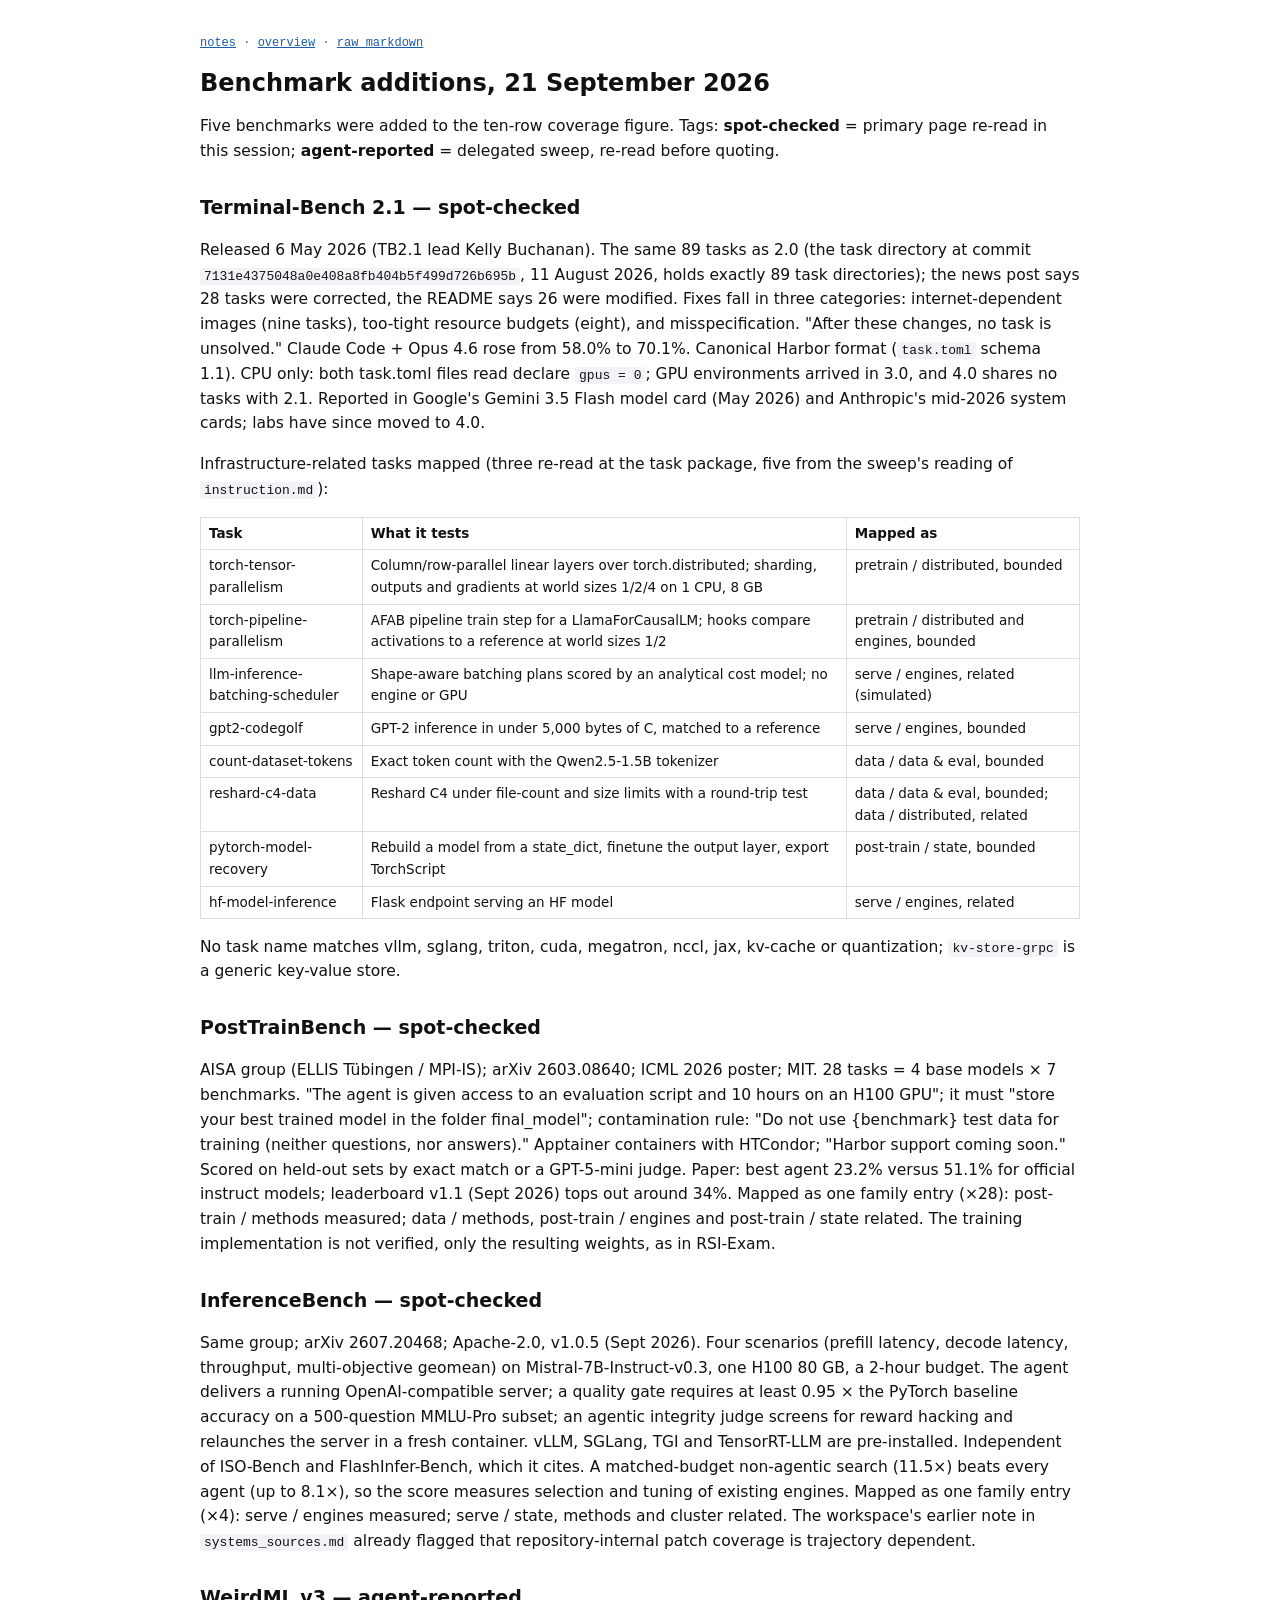
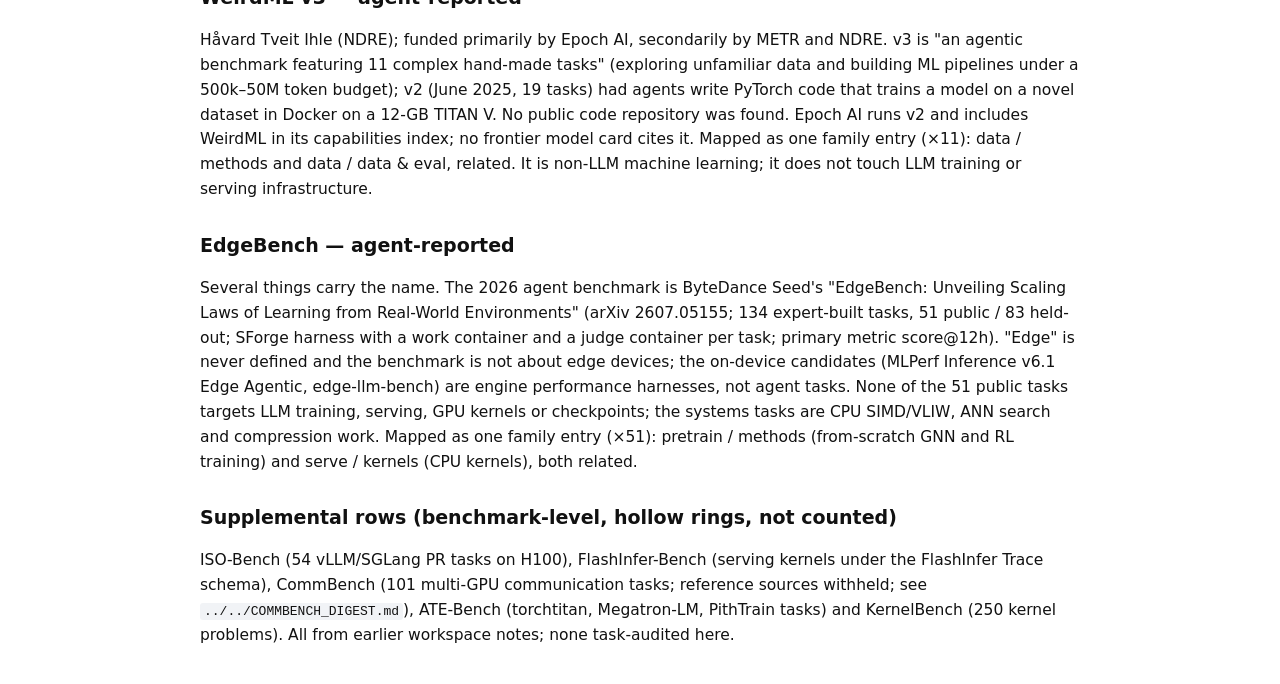
<file: vol/1/notes/benchmark_additions_v2.html>
<!DOCTYPE html><html lang="en"><head><meta charset="utf-8"><title>benchmark additions v2</title><meta name="viewport" content="width=device-width, initial-scale=1"><style>body{font:15.5px/1.6 system-ui,-apple-system,'Segoe UI',sans-serif;max-width:880px;margin:36px auto;padding:0 16px;color:#111}a{color:#1c5cab}h1{font-size:24px;line-height:1.25}h2{font-size:19px;margin-top:28px}table{border-collapse:collapse;font-size:13.5px;margin:12px 0}th,td{border:1px solid #d9dee5;padding:5px 8px;text-align:left;vertical-align:top}code{font:13px ui-monospace,Menlo,monospace;background:#f1f3f6;padding:1px 4px;border-radius:3px}pre{background:#f1f3f6;padding:10px;overflow:auto}.nav{font:12px ui-monospace,Menlo,monospace;color:#666;margin-bottom:18px}</style></head><body><div class="nav"><a href="index.html">notes</a> · <a href="../index.html">overview</a> · <a href="benchmark_additions_v2.md.txt">raw markdown</a></div><h1>Benchmark additions, 21 September 2026</h1>
<p>Five benchmarks were added to the ten-row coverage figure. Tags: <strong>spot-checked</strong> = primary page re-read in this session; <strong>agent-reported</strong> = delegated sweep, re-read before quoting.</p>
<h2>Terminal-Bench 2.1 — spot-checked</h2>
<p>Released 6 May 2026 (TB2.1 lead Kelly Buchanan). The same 89 tasks as 2.0 (the task directory at commit <code>7131e4375048a0e408a8fb404b5f499d726b695b</code>, 11 August 2026, holds exactly 89 task directories); the news post says 28 tasks were corrected, the README says 26 were modified. Fixes fall in three categories: internet-dependent images (nine tasks), too-tight resource budgets (eight), and misspecification. "After these changes, no task is unsolved." Claude Code + Opus 4.6 rose from 58.0% to 70.1%. Canonical Harbor format (<code>task.toml</code> schema 1.1). CPU only: both task.toml files read declare <code>gpus = 0</code>; GPU environments arrived in 3.0, and 4.0 shares no tasks with 2.1. Reported in Google's Gemini 3.5 Flash model card (May 2026) and Anthropic's mid-2026 system cards; labs have since moved to 4.0.</p>
<p>Infrastructure-related tasks mapped (three re-read at the task package, five from the sweep's reading of <code>instruction.md</code>):</p>
<table>
<thead>
<tr>
<th>Task</th>
<th>What it tests</th>
<th>Mapped as</th>
</tr>
</thead>
<tbody>
<tr>
<td>torch-tensor-parallelism</td>
<td>Column/row-parallel linear layers over torch.distributed; sharding, outputs and gradients at world sizes 1/2/4 on 1 CPU, 8 GB</td>
<td>pretrain / distributed, bounded</td>
</tr>
<tr>
<td>torch-pipeline-parallelism</td>
<td>AFAB pipeline train step for a LlamaForCausalLM; hooks compare activations to a reference at world sizes 1/2</td>
<td>pretrain / distributed and engines, bounded</td>
</tr>
<tr>
<td>llm-inference-batching-scheduler</td>
<td>Shape-aware batching plans scored by an analytical cost model; no engine or GPU</td>
<td>serve / engines, related (simulated)</td>
</tr>
<tr>
<td>gpt2-codegolf</td>
<td>GPT-2 inference in under 5,000 bytes of C, matched to a reference</td>
<td>serve / engines, bounded</td>
</tr>
<tr>
<td>count-dataset-tokens</td>
<td>Exact token count with the Qwen2.5-1.5B tokenizer</td>
<td>data / data &amp; eval, bounded</td>
</tr>
<tr>
<td>reshard-c4-data</td>
<td>Reshard C4 under file-count and size limits with a round-trip test</td>
<td>data / data &amp; eval, bounded; data / distributed, related</td>
</tr>
<tr>
<td>pytorch-model-recovery</td>
<td>Rebuild a model from a state_dict, finetune the output layer, export TorchScript</td>
<td>post-train / state, bounded</td>
</tr>
<tr>
<td>hf-model-inference</td>
<td>Flask endpoint serving an HF model</td>
<td>serve / engines, related</td>
</tr>
</tbody>
</table>
<p>No task name matches vllm, sglang, triton, cuda, megatron, nccl, jax, kv-cache or quantization; <code>kv-store-grpc</code> is a generic key-value store.</p>
<h2>PostTrainBench — spot-checked</h2>
<p>AISA group (ELLIS Tübingen / MPI-IS); arXiv 2603.08640; ICML 2026 poster; MIT. 28 tasks = 4 base models × 7 benchmarks. "The agent is given access to an evaluation script and 10 hours on an H100 GPU"; it must "store your best trained model in the folder final_model"; contamination rule: "Do not use {benchmark} test data for training (neither questions, nor answers)." Apptainer containers with HTCondor; "Harbor support coming soon." Scored on held-out sets by exact match or a GPT-5-mini judge. Paper: best agent 23.2% versus 51.1% for official instruct models; leaderboard v1.1 (Sept 2026) tops out around 34%. Mapped as one family entry (×28): post-train / methods measured; data / methods, post-train / engines and post-train / state related. The training implementation is not verified, only the resulting weights, as in RSI-Exam.</p>
<h2>InferenceBench — spot-checked</h2>
<p>Same group; arXiv 2607.20468; Apache-2.0, v1.0.5 (Sept 2026). Four scenarios (prefill latency, decode latency, throughput, multi-objective geomean) on Mistral-7B-Instruct-v0.3, one H100 80 GB, a 2-hour budget. The agent delivers a running OpenAI-compatible server; a quality gate requires at least 0.95 × the PyTorch baseline accuracy on a 500-question MMLU-Pro subset; an agentic integrity judge screens for reward hacking and relaunches the server in a fresh container. vLLM, SGLang, TGI and TensorRT-LLM are pre-installed. Independent of ISO-Bench and FlashInfer-Bench, which it cites. A matched-budget non-agentic search (11.5×) beats every agent (up to 8.1×), so the score measures selection and tuning of existing engines. Mapped as one family entry (×4): serve / engines measured; serve / state, methods and cluster related. The workspace's earlier note in <code>systems_sources.md</code> already flagged that repository-internal patch coverage is trajectory dependent.</p>
<h2>WeirdML v3 — agent-reported</h2>
<p>Håvard Tveit Ihle (NDRE); funded primarily by Epoch AI, secondarily by METR and NDRE. v3 is "an agentic benchmark featuring 11 complex hand-made tasks" (exploring unfamiliar data and building ML pipelines under a 500k–50M token budget); v2 (June 2025, 19 tasks) had agents write PyTorch code that trains a model on a novel dataset in Docker on a 12-GB TITAN V. No public code repository was found. Epoch AI runs v2 and includes WeirdML in its capabilities index; no frontier model card cites it. Mapped as one family entry (×11): data / methods and data / data &amp; eval, related. It is non-LLM machine learning; it does not touch LLM training or serving infrastructure.</p>
<h2>EdgeBench — agent-reported</h2>
<p>Several things carry the name. The 2026 agent benchmark is ByteDance Seed's "EdgeBench: Unveiling Scaling Laws of Learning from Real-World Environments" (arXiv 2607.05155; 134 expert-built tasks, 51 public / 83 held-out; SForge harness with a work container and a judge container per task; primary metric score@12h). "Edge" is never defined and the benchmark is not about edge devices; the on-device candidates (MLPerf Inference v6.1 Edge Agentic, edge-llm-bench) are engine performance harnesses, not agent tasks. None of the 51 public tasks targets LLM training, serving, GPU kernels or checkpoints; the systems tasks are CPU SIMD/VLIW, ANN search and compression work. Mapped as one family entry (×51): pretrain / methods (from-scratch GNN and RL training) and serve / kernels (CPU kernels), both related.</p>
<h2>Supplemental rows (benchmark-level, hollow rings, not counted)</h2>
<p>ISO-Bench (54 vLLM/SGLang PR tasks on H100), FlashInfer-Bench (serving kernels under the FlashInfer Trace schema), CommBench (101 multi-GPU communication tasks; reference sources withheld; see <code>../../COMMBENCH_DIGEST.md</code>), ATE-Bench (torchtitan, Megatron-LM, PithTrain tasks) and KernelBench (250 kernel problems). All from earlier workspace notes; none task-audited here.</p></body></html>
</file>
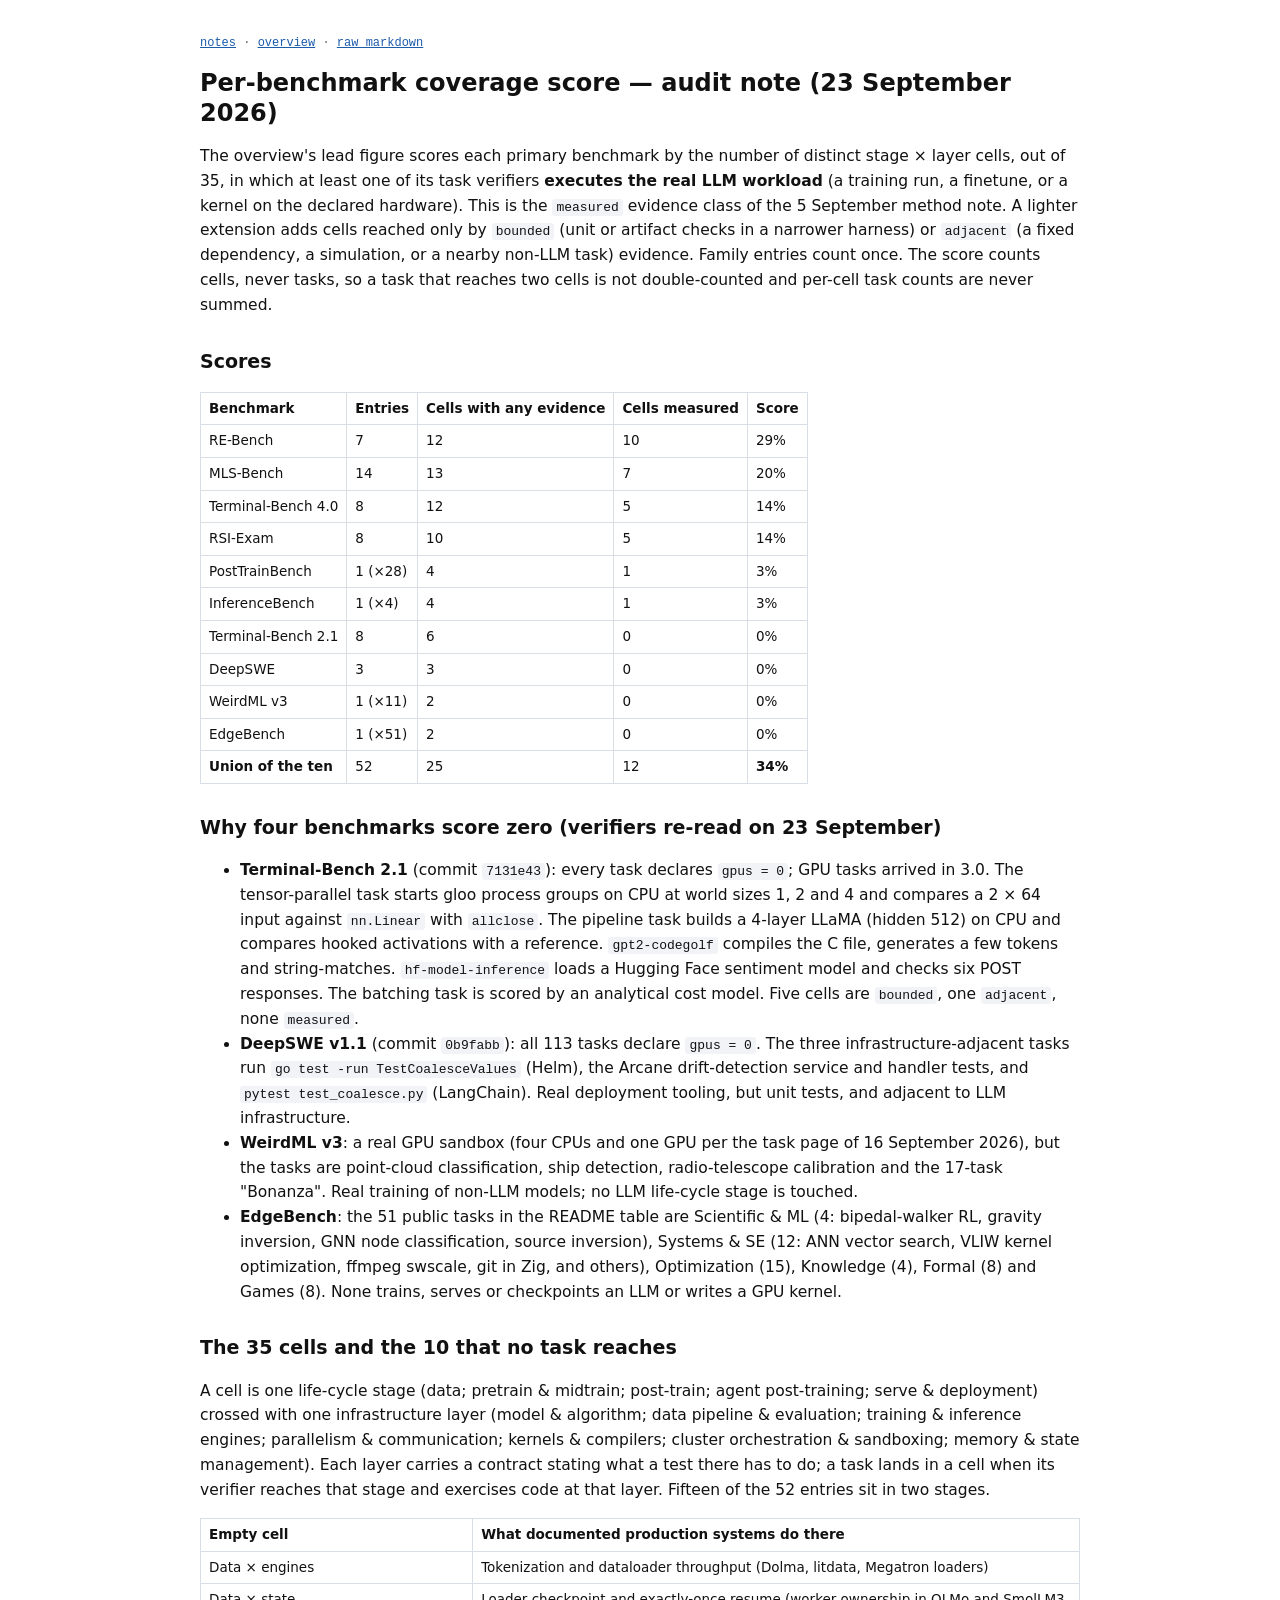
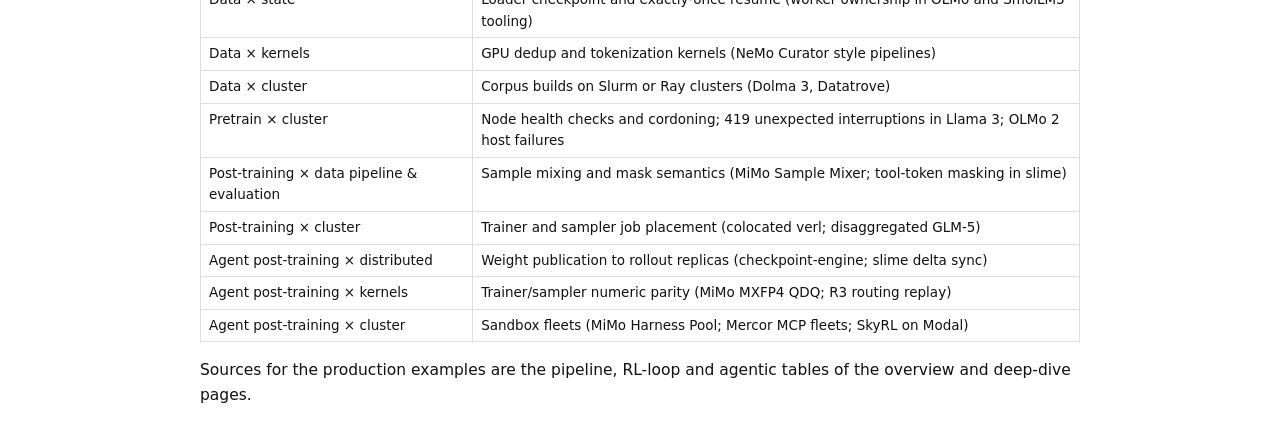
<file: vol/1/notes/coverage_score.html>
<!DOCTYPE html><html lang="en"><head><meta charset="utf-8"><title>coverage score</title><meta name="viewport" content="width=device-width, initial-scale=1"><style>body{font:15.5px/1.6 system-ui,-apple-system,'Segoe UI',sans-serif;max-width:880px;margin:36px auto;padding:0 16px;color:#111}a{color:#1c5cab}h1{font-size:24px;line-height:1.25}h2{font-size:19px;margin-top:28px}table{border-collapse:collapse;font-size:13.5px;margin:12px 0}th,td{border:1px solid #d9dee5;padding:5px 8px;text-align:left;vertical-align:top}code{font:13px ui-monospace,Menlo,monospace;background:#f1f3f6;padding:1px 4px;border-radius:3px}pre{background:#f1f3f6;padding:10px;overflow:auto}.nav{font:12px ui-monospace,Menlo,monospace;color:#666;margin-bottom:18px}</style></head><body><div class="nav"><a href="index.html">notes</a> · <a href="../index.html">overview</a> · <a href="coverage_score.md.txt">raw markdown</a></div><h1>Per-benchmark coverage score — audit note (23 September 2026)</h1>
<p>The overview's lead figure scores each primary benchmark by the number of distinct stage × layer cells, out of 35, in which at least one of its task verifiers <strong>executes the real LLM workload</strong> (a training run, a finetune, or a kernel on the declared hardware). This is the <code>measured</code> evidence class of the 5 September method note. A lighter extension adds cells reached only by <code>bounded</code> (unit or artifact checks in a narrower harness) or <code>adjacent</code> (a fixed dependency, a simulation, or a nearby non-LLM task) evidence. Family entries count once. The score counts cells, never tasks, so a task that reaches two cells is not double-counted and per-cell task counts are never summed.</p>
<h2>Scores</h2>
<table>
<thead>
<tr>
<th>Benchmark</th>
<th>Entries</th>
<th>Cells with any evidence</th>
<th>Cells measured</th>
<th>Score</th>
</tr>
</thead>
<tbody>
<tr>
<td>RE-Bench</td>
<td>7</td>
<td>12</td>
<td>10</td>
<td>29%</td>
</tr>
<tr>
<td>MLS-Bench</td>
<td>14</td>
<td>13</td>
<td>7</td>
<td>20%</td>
</tr>
<tr>
<td>Terminal-Bench 4.0</td>
<td>8</td>
<td>12</td>
<td>5</td>
<td>14%</td>
</tr>
<tr>
<td>RSI-Exam</td>
<td>8</td>
<td>10</td>
<td>5</td>
<td>14%</td>
</tr>
<tr>
<td>PostTrainBench</td>
<td>1 (×28)</td>
<td>4</td>
<td>1</td>
<td>3%</td>
</tr>
<tr>
<td>InferenceBench</td>
<td>1 (×4)</td>
<td>4</td>
<td>1</td>
<td>3%</td>
</tr>
<tr>
<td>Terminal-Bench 2.1</td>
<td>8</td>
<td>6</td>
<td>0</td>
<td>0%</td>
</tr>
<tr>
<td>DeepSWE</td>
<td>3</td>
<td>3</td>
<td>0</td>
<td>0%</td>
</tr>
<tr>
<td>WeirdML v3</td>
<td>1 (×11)</td>
<td>2</td>
<td>0</td>
<td>0%</td>
</tr>
<tr>
<td>EdgeBench</td>
<td>1 (×51)</td>
<td>2</td>
<td>0</td>
<td>0%</td>
</tr>
<tr>
<td><strong>Union of the ten</strong></td>
<td>52</td>
<td>25</td>
<td>12</td>
<td><strong>34%</strong></td>
</tr>
</tbody>
</table>
<h2>Why four benchmarks score zero (verifiers re-read on 23 September)</h2>
<ul>
<li><strong>Terminal-Bench 2.1</strong> (commit <code>7131e43</code>): every task declares <code>gpus = 0</code>; GPU tasks arrived in 3.0. The tensor-parallel task starts gloo process groups on CPU at world sizes 1, 2 and 4 and compares a 2 × 64 input against <code>nn.Linear</code> with <code>allclose</code>. The pipeline task builds a 4-layer LLaMA (hidden 512) on CPU and compares hooked activations with a reference. <code>gpt2-codegolf</code> compiles the C file, generates a few tokens and string-matches. <code>hf-model-inference</code> loads a Hugging Face sentiment model and checks six POST responses. The batching task is scored by an analytical cost model. Five cells are <code>bounded</code>, one <code>adjacent</code>, none <code>measured</code>.</li>
<li><strong>DeepSWE v1.1</strong> (commit <code>0b9fabb</code>): all 113 tasks declare <code>gpus = 0</code>. The three infrastructure-adjacent tasks run <code>go test -run TestCoalesceValues</code> (Helm), the Arcane drift-detection service and handler tests, and <code>pytest test_coalesce.py</code> (LangChain). Real deployment tooling, but unit tests, and adjacent to LLM infrastructure.</li>
<li><strong>WeirdML v3</strong>: a real GPU sandbox (four CPUs and one GPU per the task page of 16 September 2026), but the tasks are point-cloud classification, ship detection, radio-telescope calibration and the 17-task "Bonanza". Real training of non-LLM models; no LLM life-cycle stage is touched.</li>
<li><strong>EdgeBench</strong>: the 51 public tasks in the README table are Scientific &amp; ML (4: bipedal-walker RL, gravity inversion, GNN node classification, source inversion), Systems &amp; SE (12: ANN vector search, VLIW kernel optimization, ffmpeg swscale, git in Zig, and others), Optimization (15), Knowledge (4), Formal (8) and Games (8). None trains, serves or checkpoints an LLM or writes a GPU kernel.</li>
</ul>
<h2>The 35 cells and the 10 that no task reaches</h2>
<p>A cell is one life-cycle stage (data; pretrain &amp; midtrain; post-train; agent post-training; serve &amp; deployment) crossed with one infrastructure layer (model &amp; algorithm; data pipeline &amp; evaluation; training &amp; inference engines; parallelism &amp; communication; kernels &amp; compilers; cluster orchestration &amp; sandboxing; memory &amp; state management). Each layer carries a contract stating what a test there has to do; a task lands in a cell when its verifier reaches that stage and exercises code at that layer. Fifteen of the 52 entries sit in two stages.</p>
<table>
<thead>
<tr>
<th>Empty cell</th>
<th>What documented production systems do there</th>
</tr>
</thead>
<tbody>
<tr>
<td>Data × engines</td>
<td>Tokenization and dataloader throughput (Dolma, litdata, Megatron loaders)</td>
</tr>
<tr>
<td>Data × state</td>
<td>Loader checkpoint and exactly-once resume (worker ownership in OLMo and SmolLM3 tooling)</td>
</tr>
<tr>
<td>Data × kernels</td>
<td>GPU dedup and tokenization kernels (NeMo Curator style pipelines)</td>
</tr>
<tr>
<td>Data × cluster</td>
<td>Corpus builds on Slurm or Ray clusters (Dolma 3, Datatrove)</td>
</tr>
<tr>
<td>Pretrain × cluster</td>
<td>Node health checks and cordoning; 419 unexpected interruptions in Llama 3; OLMo 2 host failures</td>
</tr>
<tr>
<td>Post-training × data pipeline &amp; evaluation</td>
<td>Sample mixing and mask semantics (MiMo Sample Mixer; tool-token masking in slime)</td>
</tr>
<tr>
<td>Post-training × cluster</td>
<td>Trainer and sampler job placement (colocated verl; disaggregated GLM-5)</td>
</tr>
<tr>
<td>Agent post-training × distributed</td>
<td>Weight publication to rollout replicas (checkpoint-engine; slime delta sync)</td>
</tr>
<tr>
<td>Agent post-training × kernels</td>
<td>Trainer/sampler numeric parity (MiMo MXFP4 QDQ; R3 routing replay)</td>
</tr>
<tr>
<td>Agent post-training × cluster</td>
<td>Sandbox fleets (MiMo Harness Pool; Mercor MCP fleets; SkyRL on Modal)</td>
</tr>
</tbody>
</table>
<p>Sources for the production examples are the pipeline, RL-loop and agentic tables of the overview and deep-dive pages.</p></body></html>
</file>
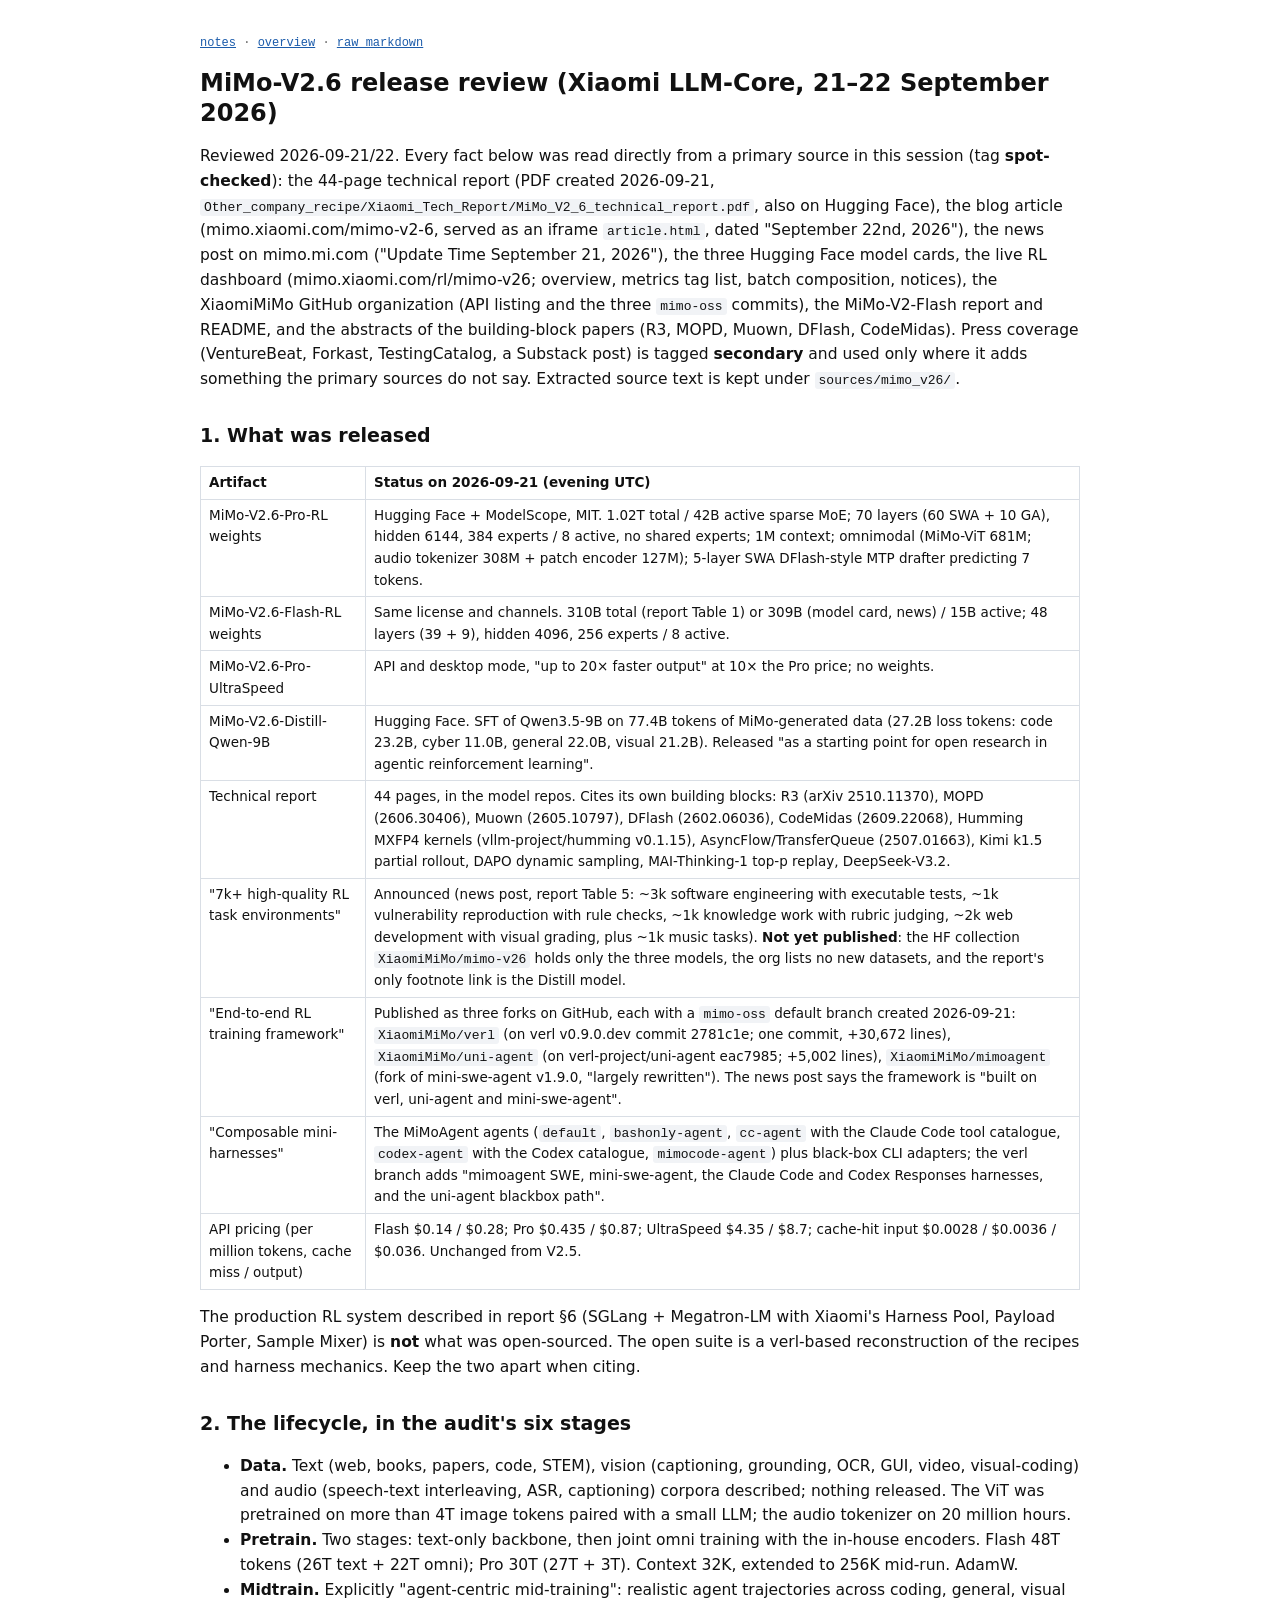
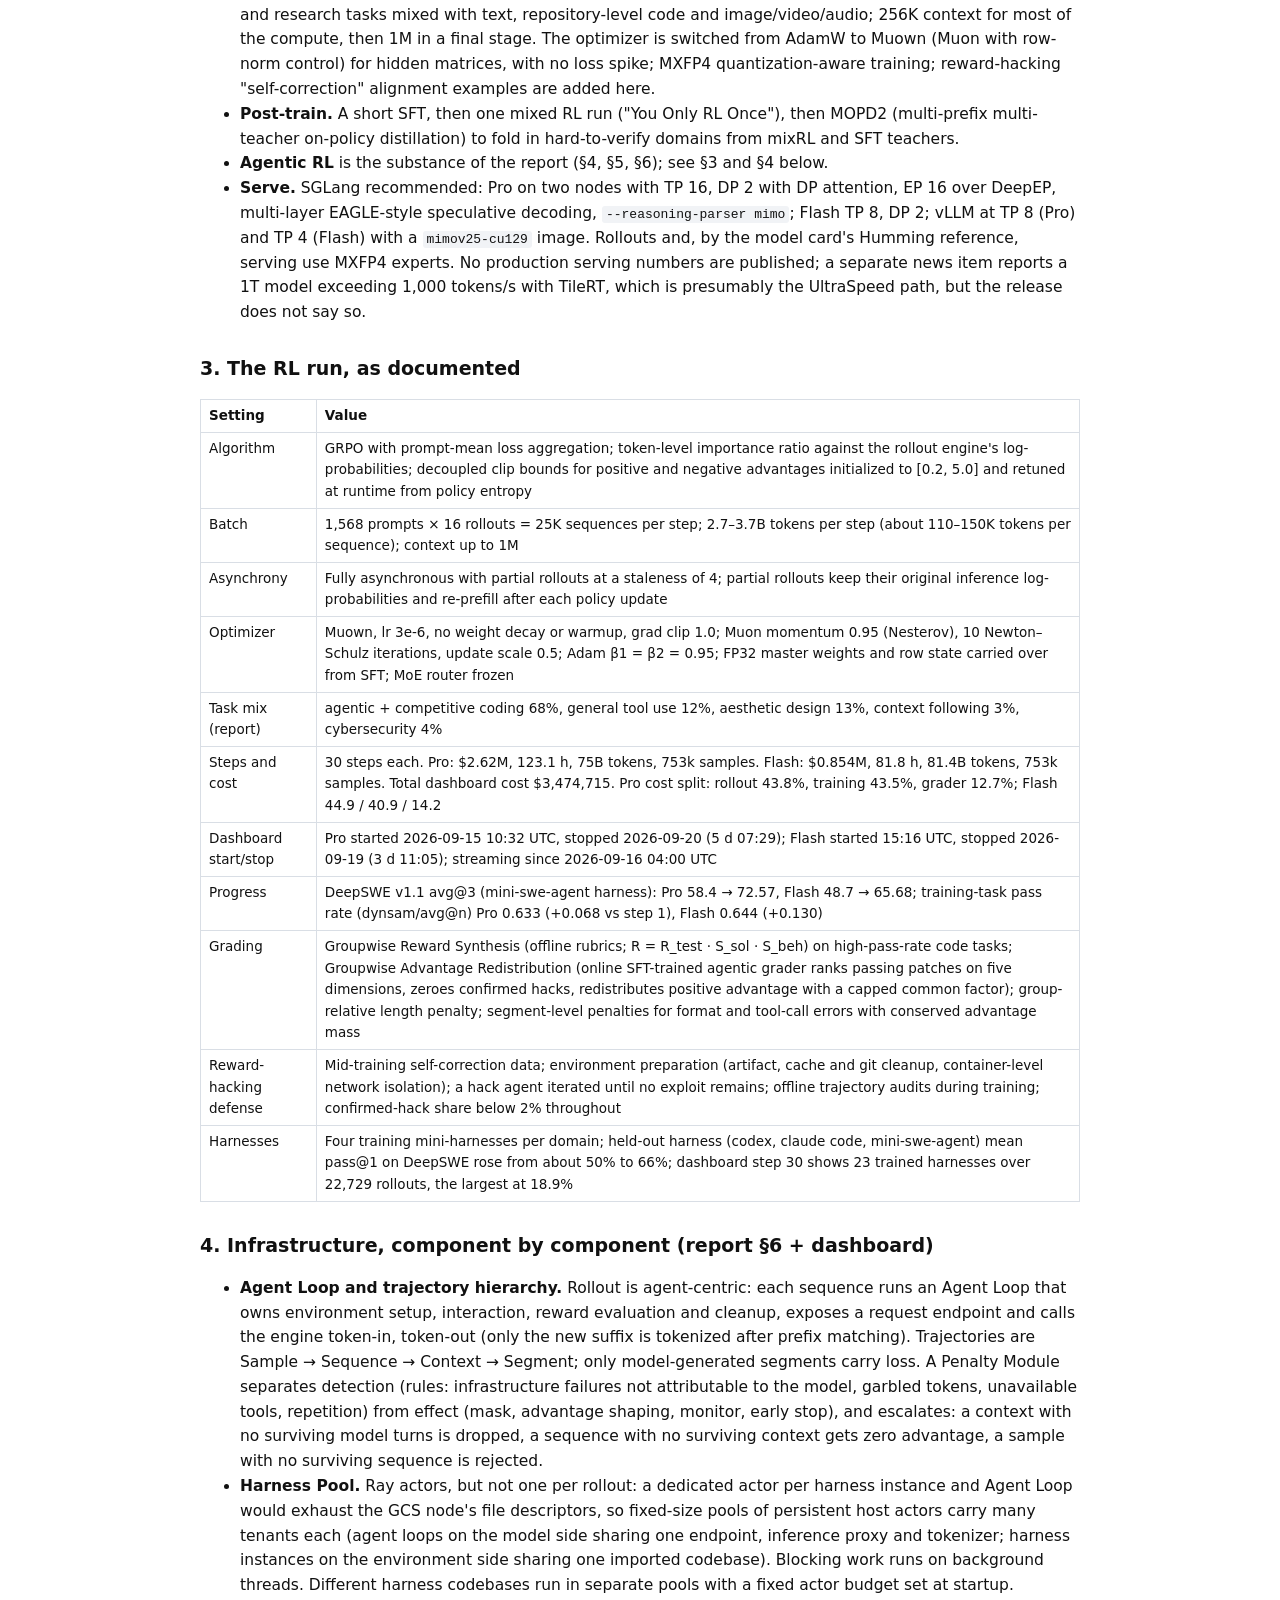
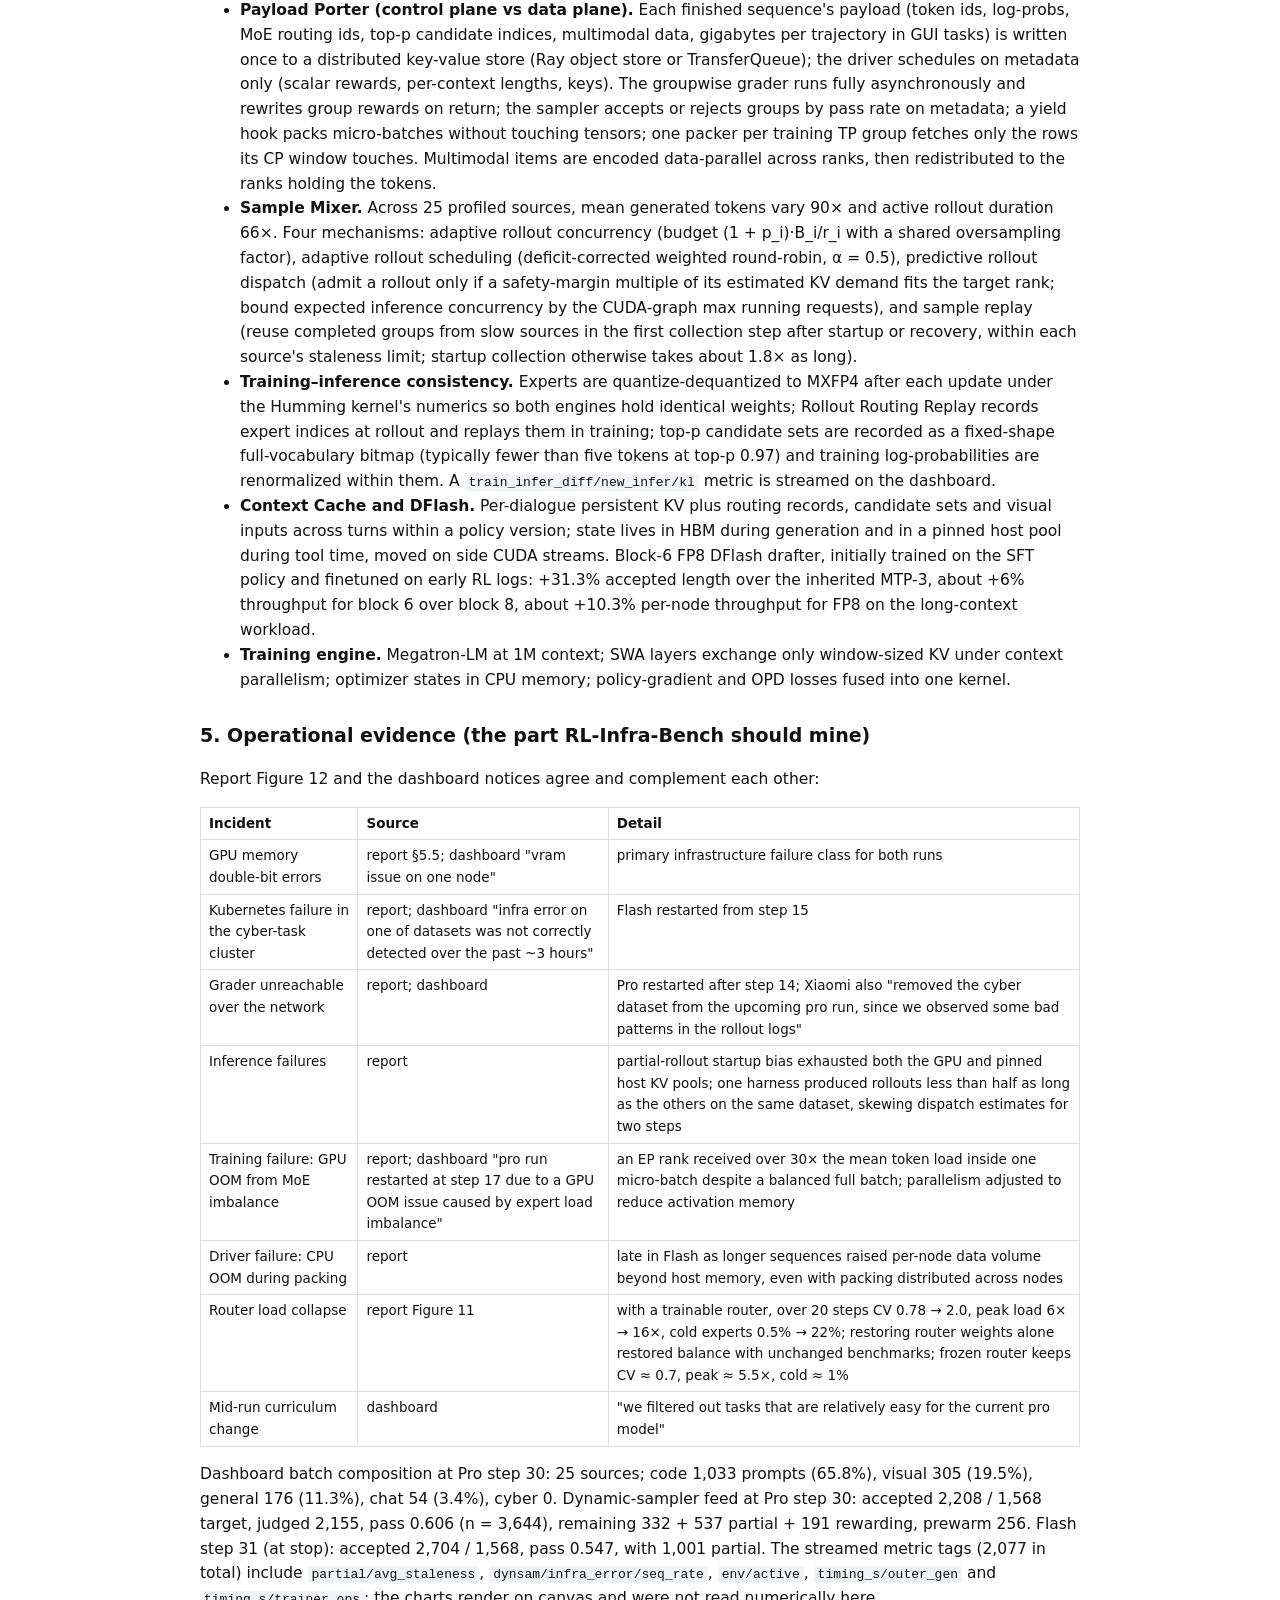
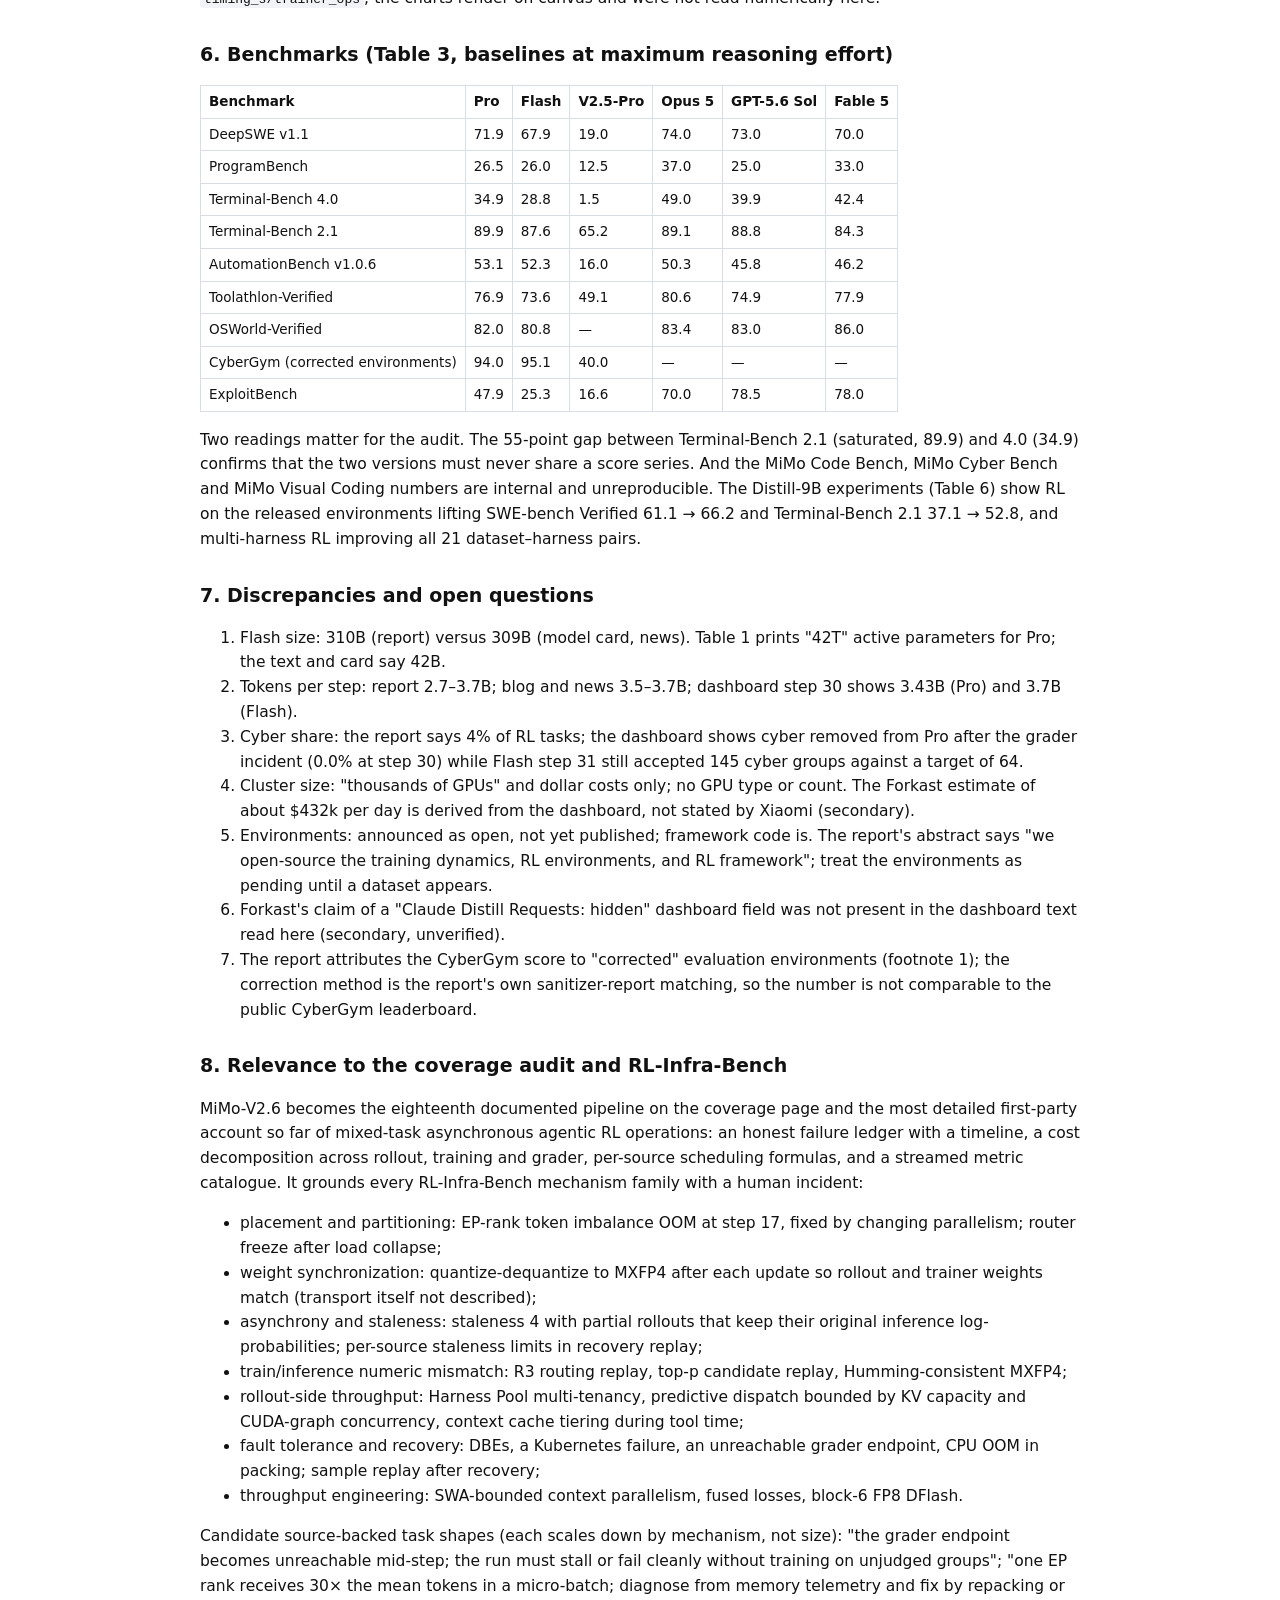
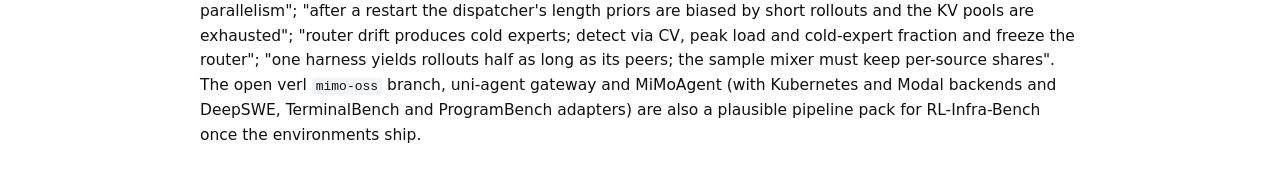
<file: vol/1/notes/mimo_v26_review.html>
<!DOCTYPE html><html lang="en"><head><meta charset="utf-8"><title>mimo v26 review</title><meta name="viewport" content="width=device-width, initial-scale=1"><style>body{font:15.5px/1.6 system-ui,-apple-system,'Segoe UI',sans-serif;max-width:880px;margin:36px auto;padding:0 16px;color:#111}a{color:#1c5cab}h1{font-size:24px;line-height:1.25}h2{font-size:19px;margin-top:28px}table{border-collapse:collapse;font-size:13.5px;margin:12px 0}th,td{border:1px solid #d9dee5;padding:5px 8px;text-align:left;vertical-align:top}code{font:13px ui-monospace,Menlo,monospace;background:#f1f3f6;padding:1px 4px;border-radius:3px}pre{background:#f1f3f6;padding:10px;overflow:auto}.nav{font:12px ui-monospace,Menlo,monospace;color:#666;margin-bottom:18px}</style></head><body><div class="nav"><a href="index.html">notes</a> · <a href="../index.html">overview</a> · <a href="mimo_v26_review.md.txt">raw markdown</a></div><h1>MiMo-V2.6 release review (Xiaomi LLM-Core, 21–22 September 2026)</h1>
<p>Reviewed 2026-09-21/22. Every fact below was read directly from a primary source in this session (tag <strong>spot-checked</strong>): the 44-page technical report (PDF created 2026-09-21, <code>Other_company_recipe/Xiaomi_Tech_Report/MiMo_V2_6_technical_report.pdf</code>, also on Hugging Face), the blog article (mimo.xiaomi.com/mimo-v2-6, served as an iframe <code>article.html</code>, dated "September 22nd, 2026"), the news post on mimo.mi.com ("Update Time September 21, 2026"), the three Hugging Face model cards, the live RL dashboard (mimo.xiaomi.com/rl/mimo-v26; overview, metrics tag list, batch composition, notices), the XiaomiMiMo GitHub organization (API listing and the three <code>mimo-oss</code> commits), the MiMo-V2-Flash report and README, and the abstracts of the building-block papers (R3, MOPD, Muown, DFlash, CodeMidas). Press coverage (VentureBeat, Forkast, TestingCatalog, a Substack post) is tagged <strong>secondary</strong> and used only where it adds something the primary sources do not say. Extracted source text is kept under <code>sources/mimo_v26/</code>.</p>
<h2>1. What was released</h2>
<table>
<thead>
<tr>
<th>Artifact</th>
<th>Status on 2026-09-21 (evening UTC)</th>
</tr>
</thead>
<tbody>
<tr>
<td>MiMo-V2.6-Pro-RL weights</td>
<td>Hugging Face + ModelScope, MIT. 1.02T total / 42B active sparse MoE; 70 layers (60 SWA + 10 GA), hidden 6144, 384 experts / 8 active, no shared experts; 1M context; omnimodal (MiMo-ViT 681M; audio tokenizer 308M + patch encoder 127M); 5-layer SWA DFlash-style MTP drafter predicting 7 tokens.</td>
</tr>
<tr>
<td>MiMo-V2.6-Flash-RL weights</td>
<td>Same license and channels. 310B total (report Table 1) or 309B (model card, news) / 15B active; 48 layers (39 + 9), hidden 4096, 256 experts / 8 active.</td>
</tr>
<tr>
<td>MiMo-V2.6-Pro-UltraSpeed</td>
<td>API and desktop mode, "up to 20× faster output" at 10× the Pro price; no weights.</td>
</tr>
<tr>
<td>MiMo-V2.6-Distill-Qwen-9B</td>
<td>Hugging Face. SFT of Qwen3.5-9B on 77.4B tokens of MiMo-generated data (27.2B loss tokens: code 23.2B, cyber 11.0B, general 22.0B, visual 21.2B). Released "as a starting point for open research in agentic reinforcement learning".</td>
</tr>
<tr>
<td>Technical report</td>
<td>44 pages, in the model repos. Cites its own building blocks: R3 (arXiv 2510.11370), MOPD (2606.30406), Muown (2605.10797), DFlash (2602.06036), CodeMidas (2609.22068), Humming MXFP4 kernels (vllm-project/humming v0.1.15), AsyncFlow/TransferQueue (2507.01663), Kimi k1.5 partial rollout, DAPO dynamic sampling, MAI-Thinking-1 top-p replay, DeepSeek-V3.2.</td>
</tr>
<tr>
<td>"7k+ high-quality RL task environments"</td>
<td>Announced (news post, report Table 5: ~3k software engineering with executable tests, ~1k vulnerability reproduction with rule checks, ~1k knowledge work with rubric judging, ~2k web development with visual grading, plus ~1k music tasks). <strong>Not yet published</strong>: the HF collection <code>XiaomiMiMo/mimo-v26</code> holds only the three models, the org lists no new datasets, and the report's only footnote link is the Distill model.</td>
</tr>
<tr>
<td>"End-to-end RL training framework"</td>
<td>Published as three forks on GitHub, each with a <code>mimo-oss</code> default branch created 2026-09-21: <code>XiaomiMiMo/verl</code> (on verl v0.9.0.dev commit 2781c1e; one commit, +30,672 lines), <code>XiaomiMiMo/uni-agent</code> (on verl-project/uni-agent eac7985; +5,002 lines), <code>XiaomiMiMo/mimoagent</code> (fork of mini-swe-agent v1.9.0, "largely rewritten"). The news post says the framework is "built on verl, uni-agent and mini-swe-agent".</td>
</tr>
<tr>
<td>"Composable mini-harnesses"</td>
<td>The MiMoAgent agents (<code>default</code>, <code>bashonly-agent</code>, <code>cc-agent</code> with the Claude Code tool catalogue, <code>codex-agent</code> with the Codex catalogue, <code>mimocode-agent</code>) plus black-box CLI adapters; the verl branch adds "mimoagent SWE, mini-swe-agent, the Claude Code and Codex Responses harnesses, and the uni-agent blackbox path".</td>
</tr>
<tr>
<td>API pricing (per million tokens, cache miss / output)</td>
<td>Flash $0.14 / $0.28; Pro $0.435 / $0.87; UltraSpeed $4.35 / $8.7; cache-hit input $0.0028 / $0.0036 / $0.036. Unchanged from V2.5.</td>
</tr>
</tbody>
</table>
<p>The production RL system described in report §6 (SGLang + Megatron-LM with Xiaomi's Harness Pool, Payload Porter, Sample Mixer) is <strong>not</strong> what was open-sourced. The open suite is a verl-based reconstruction of the recipes and harness mechanics. Keep the two apart when citing.</p>
<h2>2. The lifecycle, in the audit's six stages</h2>
<ul>
<li><strong>Data.</strong> Text (web, books, papers, code, STEM), vision (captioning, grounding, OCR, GUI, video, visual-coding) and audio (speech-text interleaving, ASR, captioning) corpora described; nothing released. The ViT was pretrained on more than 4T image tokens paired with a small LLM; the audio tokenizer on 20 million hours.</li>
<li><strong>Pretrain.</strong> Two stages: text-only backbone, then joint omni training with the in-house encoders. Flash 48T tokens (26T text + 22T omni); Pro 30T (27T + 3T). Context 32K, extended to 256K mid-run. AdamW.</li>
<li><strong>Midtrain.</strong> Explicitly "agent-centric mid-training": realistic agent trajectories across coding, general, visual and research tasks mixed with text, repository-level code and image/video/audio; 256K context for most of the compute, then 1M in a final stage. The optimizer is switched from AdamW to Muown (Muon with row-norm control) for hidden matrices, with no loss spike; MXFP4 quantization-aware training; reward-hacking "self-correction" alignment examples are added here.</li>
<li><strong>Post-train.</strong> A short SFT, then one mixed RL run ("You Only RL Once"), then MOPD2 (multi-prefix multi-teacher on-policy distillation) to fold in hard-to-verify domains from mixRL and SFT teachers.</li>
<li><strong>Agentic RL</strong> is the substance of the report (§4, §5, §6); see §3 and §4 below.</li>
<li><strong>Serve.</strong> SGLang recommended: Pro on two nodes with TP 16, DP 2 with DP attention, EP 16 over DeepEP, multi-layer EAGLE-style speculative decoding, <code>--reasoning-parser mimo</code>; Flash TP 8, DP 2; vLLM at TP 8 (Pro) and TP 4 (Flash) with a <code>mimov25-cu129</code> image. Rollouts and, by the model card's Humming reference, serving use MXFP4 experts. No production serving numbers are published; a separate news item reports a 1T model exceeding 1,000 tokens/s with TileRT, which is presumably the UltraSpeed path, but the release does not say so.</li>
</ul>
<h2>3. The RL run, as documented</h2>
<table>
<thead>
<tr>
<th>Setting</th>
<th>Value</th>
</tr>
</thead>
<tbody>
<tr>
<td>Algorithm</td>
<td>GRPO with prompt-mean loss aggregation; token-level importance ratio against the rollout engine's log-probabilities; decoupled clip bounds for positive and negative advantages initialized to [0.2, 5.0] and retuned at runtime from policy entropy</td>
</tr>
<tr>
<td>Batch</td>
<td>1,568 prompts × 16 rollouts = 25K sequences per step; 2.7–3.7B tokens per step (about 110–150K tokens per sequence); context up to 1M</td>
</tr>
<tr>
<td>Asynchrony</td>
<td>Fully asynchronous with partial rollouts at a staleness of 4; partial rollouts keep their original inference log-probabilities and re-prefill after each policy update</td>
</tr>
<tr>
<td>Optimizer</td>
<td>Muown, lr 3e-6, no weight decay or warmup, grad clip 1.0; Muon momentum 0.95 (Nesterov), 10 Newton–Schulz iterations, update scale 0.5; Adam β1 = β2 = 0.95; FP32 master weights and row state carried over from SFT; MoE router frozen</td>
</tr>
<tr>
<td>Task mix (report)</td>
<td>agentic + competitive coding 68%, general tool use 12%, aesthetic design 13%, context following 3%, cybersecurity 4%</td>
</tr>
<tr>
<td>Steps and cost</td>
<td>30 steps each. Pro: $2.62M, 123.1 h, 75B tokens, 753k samples. Flash: $0.854M, 81.8 h, 81.4B tokens, 753k samples. Total dashboard cost $3,474,715. Pro cost split: rollout 43.8%, training 43.5%, grader 12.7%; Flash 44.9 / 40.9 / 14.2</td>
</tr>
<tr>
<td>Dashboard start/stop</td>
<td>Pro started 2026-09-15 10:32 UTC, stopped 2026-09-20 (5 d 07:29); Flash started 15:16 UTC, stopped 2026-09-19 (3 d 11:05); streaming since 2026-09-16 04:00 UTC</td>
</tr>
<tr>
<td>Progress</td>
<td>DeepSWE v1.1 avg@3 (mini-swe-agent harness): Pro 58.4 → 72.57, Flash 48.7 → 65.68; training-task pass rate (dynsam/avg@n) Pro 0.633 (+0.068 vs step 1), Flash 0.644 (+0.130)</td>
</tr>
<tr>
<td>Grading</td>
<td>Groupwise Reward Synthesis (offline rubrics; R = R_test · S_sol · S_beh) on high-pass-rate code tasks; Groupwise Advantage Redistribution (online SFT-trained agentic grader ranks passing patches on five dimensions, zeroes confirmed hacks, redistributes positive advantage with a capped common factor); group-relative length penalty; segment-level penalties for format and tool-call errors with conserved advantage mass</td>
</tr>
<tr>
<td>Reward-hacking defense</td>
<td>Mid-training self-correction data; environment preparation (artifact, cache and git cleanup, container-level network isolation); a hack agent iterated until no exploit remains; offline trajectory audits during training; confirmed-hack share below 2% throughout</td>
</tr>
<tr>
<td>Harnesses</td>
<td>Four training mini-harnesses per domain; held-out harness (codex, claude code, mini-swe-agent) mean pass@1 on DeepSWE rose from about 50% to 66%; dashboard step 30 shows 23 trained harnesses over 22,729 rollouts, the largest at 18.9%</td>
</tr>
</tbody>
</table>
<h2>4. Infrastructure, component by component (report §6 + dashboard)</h2>
<ul>
<li><strong>Agent Loop and trajectory hierarchy.</strong> Rollout is agent-centric: each sequence runs an Agent Loop that owns environment setup, interaction, reward evaluation and cleanup, exposes a request endpoint and calls the engine token-in, token-out (only the new suffix is tokenized after prefix matching). Trajectories are Sample → Sequence → Context → Segment; only model-generated segments carry loss. A Penalty Module separates detection (rules: infrastructure failures not attributable to the model, garbled tokens, unavailable tools, repetition) from effect (mask, advantage shaping, monitor, early stop), and escalates: a context with no surviving model turns is dropped, a sequence with no surviving context gets zero advantage, a sample with no surviving sequence is rejected.</li>
<li><strong>Harness Pool.</strong> Ray actors, but not one per rollout: a dedicated actor per harness instance and Agent Loop would exhaust the GCS node's file descriptors, so fixed-size pools of persistent host actors carry many tenants each (agent loops on the model side sharing one endpoint, inference proxy and tokenizer; harness instances on the environment side sharing one imported codebase). Blocking work runs on background threads. Different harness codebases run in separate pools with a fixed actor budget set at startup.</li>
<li><strong>Payload Porter (control plane vs data plane).</strong> Each finished sequence's payload (token ids, log-probs, MoE routing ids, top-p candidate indices, multimodal data, gigabytes per trajectory in GUI tasks) is written once to a distributed key-value store (Ray object store or TransferQueue); the driver schedules on metadata only (scalar rewards, per-context lengths, keys). The groupwise grader runs fully asynchronously and rewrites group rewards on return; the sampler accepts or rejects groups by pass rate on metadata; a yield hook packs micro-batches without touching tensors; one packer per training TP group fetches only the rows its CP window touches. Multimodal items are encoded data-parallel across ranks, then redistributed to the ranks holding the tokens.</li>
<li><strong>Sample Mixer.</strong> Across 25 profiled sources, mean generated tokens vary 90× and active rollout duration 66×. Four mechanisms: adaptive rollout concurrency (budget (1 + p_i)·B_i/r_i with a shared oversampling factor), adaptive rollout scheduling (deficit-corrected weighted round-robin, α = 0.5), predictive rollout dispatch (admit a rollout only if a safety-margin multiple of its estimated KV demand fits the target rank; bound expected inference concurrency by the CUDA-graph max running requests), and sample replay (reuse completed groups from slow sources in the first collection step after startup or recovery, within each source's staleness limit; startup collection otherwise takes about 1.8× as long).</li>
<li><strong>Training–inference consistency.</strong> Experts are quantize-dequantized to MXFP4 after each update under the Humming kernel's numerics so both engines hold identical weights; Rollout Routing Replay records expert indices at rollout and replays them in training; top-p candidate sets are recorded as a fixed-shape full-vocabulary bitmap (typically fewer than five tokens at top-p 0.97) and training log-probabilities are renormalized within them. A <code>train_infer_diff/new_infer/kl</code> metric is streamed on the dashboard.</li>
<li><strong>Context Cache and DFlash.</strong> Per-dialogue persistent KV plus routing records, candidate sets and visual inputs across turns within a policy version; state lives in HBM during generation and in a pinned host pool during tool time, moved on side CUDA streams. Block-6 FP8 DFlash drafter, initially trained on the SFT policy and finetuned on early RL logs: +31.3% accepted length over the inherited MTP-3, about +6% throughput for block 6 over block 8, about +10.3% per-node throughput for FP8 on the long-context workload.</li>
<li><strong>Training engine.</strong> Megatron-LM at 1M context; SWA layers exchange only window-sized KV under context parallelism; optimizer states in CPU memory; policy-gradient and OPD losses fused into one kernel.</li>
</ul>
<h2>5. Operational evidence (the part RL-Infra-Bench should mine)</h2>
<p>Report Figure 12 and the dashboard notices agree and complement each other:</p>
<table>
<thead>
<tr>
<th>Incident</th>
<th>Source</th>
<th>Detail</th>
</tr>
</thead>
<tbody>
<tr>
<td>GPU memory double-bit errors</td>
<td>report §5.5; dashboard "vram issue on one node"</td>
<td>primary infrastructure failure class for both runs</td>
</tr>
<tr>
<td>Kubernetes failure in the cyber-task cluster</td>
<td>report; dashboard "infra error on one of datasets was not correctly detected over the past ~3 hours"</td>
<td>Flash restarted from step 15</td>
</tr>
<tr>
<td>Grader unreachable over the network</td>
<td>report; dashboard</td>
<td>Pro restarted after step 14; Xiaomi also "removed the cyber dataset from the upcoming pro run, since we observed some bad patterns in the rollout logs"</td>
</tr>
<tr>
<td>Inference failures</td>
<td>report</td>
<td>partial-rollout startup bias exhausted both the GPU and pinned host KV pools; one harness produced rollouts less than half as long as the others on the same dataset, skewing dispatch estimates for two steps</td>
</tr>
<tr>
<td>Training failure: GPU OOM from MoE imbalance</td>
<td>report; dashboard "pro run restarted at step 17 due to a GPU OOM issue caused by expert load imbalance"</td>
<td>an EP rank received over 30× the mean token load inside one micro-batch despite a balanced full batch; parallelism adjusted to reduce activation memory</td>
</tr>
<tr>
<td>Driver failure: CPU OOM during packing</td>
<td>report</td>
<td>late in Flash as longer sequences raised per-node data volume beyond host memory, even with packing distributed across nodes</td>
</tr>
<tr>
<td>Router load collapse</td>
<td>report Figure 11</td>
<td>with a trainable router, over 20 steps CV 0.78 → 2.0, peak load 6× → 16×, cold experts 0.5% → 22%; restoring router weights alone restored balance with unchanged benchmarks; frozen router keeps CV ≈ 0.7, peak ≈ 5.5×, cold ≈ 1%</td>
</tr>
<tr>
<td>Mid-run curriculum change</td>
<td>dashboard</td>
<td>"we filtered out tasks that are relatively easy for the current pro model"</td>
</tr>
</tbody>
</table>
<p>Dashboard batch composition at Pro step 30: 25 sources; code 1,033 prompts (65.8%), visual 305 (19.5%), general 176 (11.3%), chat 54 (3.4%), cyber 0. Dynamic-sampler feed at Pro step 30: accepted 2,208 / 1,568 target, judged 2,155, pass 0.606 (n = 3,644), remaining 332 + 537 partial + 191 rewarding, prewarm 256. Flash step 31 (at stop): accepted 2,704 / 1,568, pass 0.547, with 1,001 partial. The streamed metric tags (2,077 in total) include <code>partial/avg_staleness</code>, <code>dynsam/infra_error/seq_rate</code>, <code>env/active</code>, <code>timing_s/outer_gen</code> and <code>timing_s/trainer_ops</code>; the charts render on canvas and were not read numerically here.</p>
<h2>6. Benchmarks (Table 3, baselines at maximum reasoning effort)</h2>
<table>
<thead>
<tr>
<th>Benchmark</th>
<th>Pro</th>
<th>Flash</th>
<th>V2.5-Pro</th>
<th>Opus 5</th>
<th>GPT-5.6 Sol</th>
<th>Fable 5</th>
</tr>
</thead>
<tbody>
<tr>
<td>DeepSWE v1.1</td>
<td>71.9</td>
<td>67.9</td>
<td>19.0</td>
<td>74.0</td>
<td>73.0</td>
<td>70.0</td>
</tr>
<tr>
<td>ProgramBench</td>
<td>26.5</td>
<td>26.0</td>
<td>12.5</td>
<td>37.0</td>
<td>25.0</td>
<td>33.0</td>
</tr>
<tr>
<td>Terminal-Bench 4.0</td>
<td>34.9</td>
<td>28.8</td>
<td>1.5</td>
<td>49.0</td>
<td>39.9</td>
<td>42.4</td>
</tr>
<tr>
<td>Terminal-Bench 2.1</td>
<td>89.9</td>
<td>87.6</td>
<td>65.2</td>
<td>89.1</td>
<td>88.8</td>
<td>84.3</td>
</tr>
<tr>
<td>AutomationBench v1.0.6</td>
<td>53.1</td>
<td>52.3</td>
<td>16.0</td>
<td>50.3</td>
<td>45.8</td>
<td>46.2</td>
</tr>
<tr>
<td>Toolathlon-Verified</td>
<td>76.9</td>
<td>73.6</td>
<td>49.1</td>
<td>80.6</td>
<td>74.9</td>
<td>77.9</td>
</tr>
<tr>
<td>OSWorld-Verified</td>
<td>82.0</td>
<td>80.8</td>
<td>—</td>
<td>83.4</td>
<td>83.0</td>
<td>86.0</td>
</tr>
<tr>
<td>CyberGym (corrected environments)</td>
<td>94.0</td>
<td>95.1</td>
<td>40.0</td>
<td>—</td>
<td>—</td>
<td>—</td>
</tr>
<tr>
<td>ExploitBench</td>
<td>47.9</td>
<td>25.3</td>
<td>16.6</td>
<td>70.0</td>
<td>78.5</td>
<td>78.0</td>
</tr>
</tbody>
</table>
<p>Two readings matter for the audit. The 55-point gap between Terminal-Bench 2.1 (saturated, 89.9) and 4.0 (34.9) confirms that the two versions must never share a score series. And the MiMo Code Bench, MiMo Cyber Bench and MiMo Visual Coding numbers are internal and unreproducible. The Distill-9B experiments (Table 6) show RL on the released environments lifting SWE-bench Verified 61.1 → 66.2 and Terminal-Bench 2.1 37.1 → 52.8, and multi-harness RL improving all 21 dataset–harness pairs.</p>
<h2>7. Discrepancies and open questions</h2>
<ol>
<li>Flash size: 310B (report) versus 309B (model card, news). Table 1 prints "42T" active parameters for Pro; the text and card say 42B.</li>
<li>Tokens per step: report 2.7–3.7B; blog and news 3.5–3.7B; dashboard step 30 shows 3.43B (Pro) and 3.7B (Flash).</li>
<li>Cyber share: the report says 4% of RL tasks; the dashboard shows cyber removed from Pro after the grader incident (0.0% at step 30) while Flash step 31 still accepted 145 cyber groups against a target of 64.</li>
<li>Cluster size: "thousands of GPUs" and dollar costs only; no GPU type or count. The Forkast estimate of about $432k per day is derived from the dashboard, not stated by Xiaomi (secondary).</li>
<li>Environments: announced as open, not yet published; framework code is. The report's abstract says "we open-source the training dynamics, RL environments, and RL framework"; treat the environments as pending until a dataset appears.</li>
<li>Forkast's claim of a "Claude Distill Requests: hidden" dashboard field was not present in the dashboard text read here (secondary, unverified).</li>
<li>The report attributes the CyberGym score to "corrected" evaluation environments (footnote 1); the correction method is the report's own sanitizer-report matching, so the number is not comparable to the public CyberGym leaderboard.</li>
</ol>
<h2>8. Relevance to the coverage audit and RL-Infra-Bench</h2>
<p>MiMo-V2.6 becomes the eighteenth documented pipeline on the coverage page and the most detailed first-party account so far of mixed-task asynchronous agentic RL operations: an honest failure ledger with a timeline, a cost decomposition across rollout, training and grader, per-source scheduling formulas, and a streamed metric catalogue. It grounds every RL-Infra-Bench mechanism family with a human incident:</p>
<ul>
<li>placement and partitioning: EP-rank token imbalance OOM at step 17, fixed by changing parallelism; router freeze after load collapse;</li>
<li>weight synchronization: quantize-dequantize to MXFP4 after each update so rollout and trainer weights match (transport itself not described);</li>
<li>asynchrony and staleness: staleness 4 with partial rollouts that keep their original inference log-probabilities; per-source staleness limits in recovery replay;</li>
<li>train/inference numeric mismatch: R3 routing replay, top-p candidate replay, Humming-consistent MXFP4;</li>
<li>rollout-side throughput: Harness Pool multi-tenancy, predictive dispatch bounded by KV capacity and CUDA-graph concurrency, context cache tiering during tool time;</li>
<li>fault tolerance and recovery: DBEs, a Kubernetes failure, an unreachable grader endpoint, CPU OOM in packing; sample replay after recovery;</li>
<li>throughput engineering: SWA-bounded context parallelism, fused losses, block-6 FP8 DFlash.</li>
</ul>
<p>Candidate source-backed task shapes (each scales down by mechanism, not size): "the grader endpoint becomes unreachable mid-step; the run must stall or fail cleanly without training on unjudged groups"; "one EP rank receives 30× the mean tokens in a micro-batch; diagnose from memory telemetry and fix by repacking or parallelism"; "after a restart the dispatcher's length priors are biased by short rollouts and the KV pools are exhausted"; "router drift produces cold experts; detect via CV, peak load and cold-expert fraction and freeze the router"; "one harness yields rollouts half as long as its peers; the sample mixer must keep per-source shares". The open verl <code>mimo-oss</code> branch, uni-agent gateway and MiMoAgent (with Kubernetes and Modal backends and DeepSWE, TerminalBench and ProgramBench adapters) are also a plausible pipeline pack for RL-Infra-Bench once the environments ship.</p></body></html>
</file>
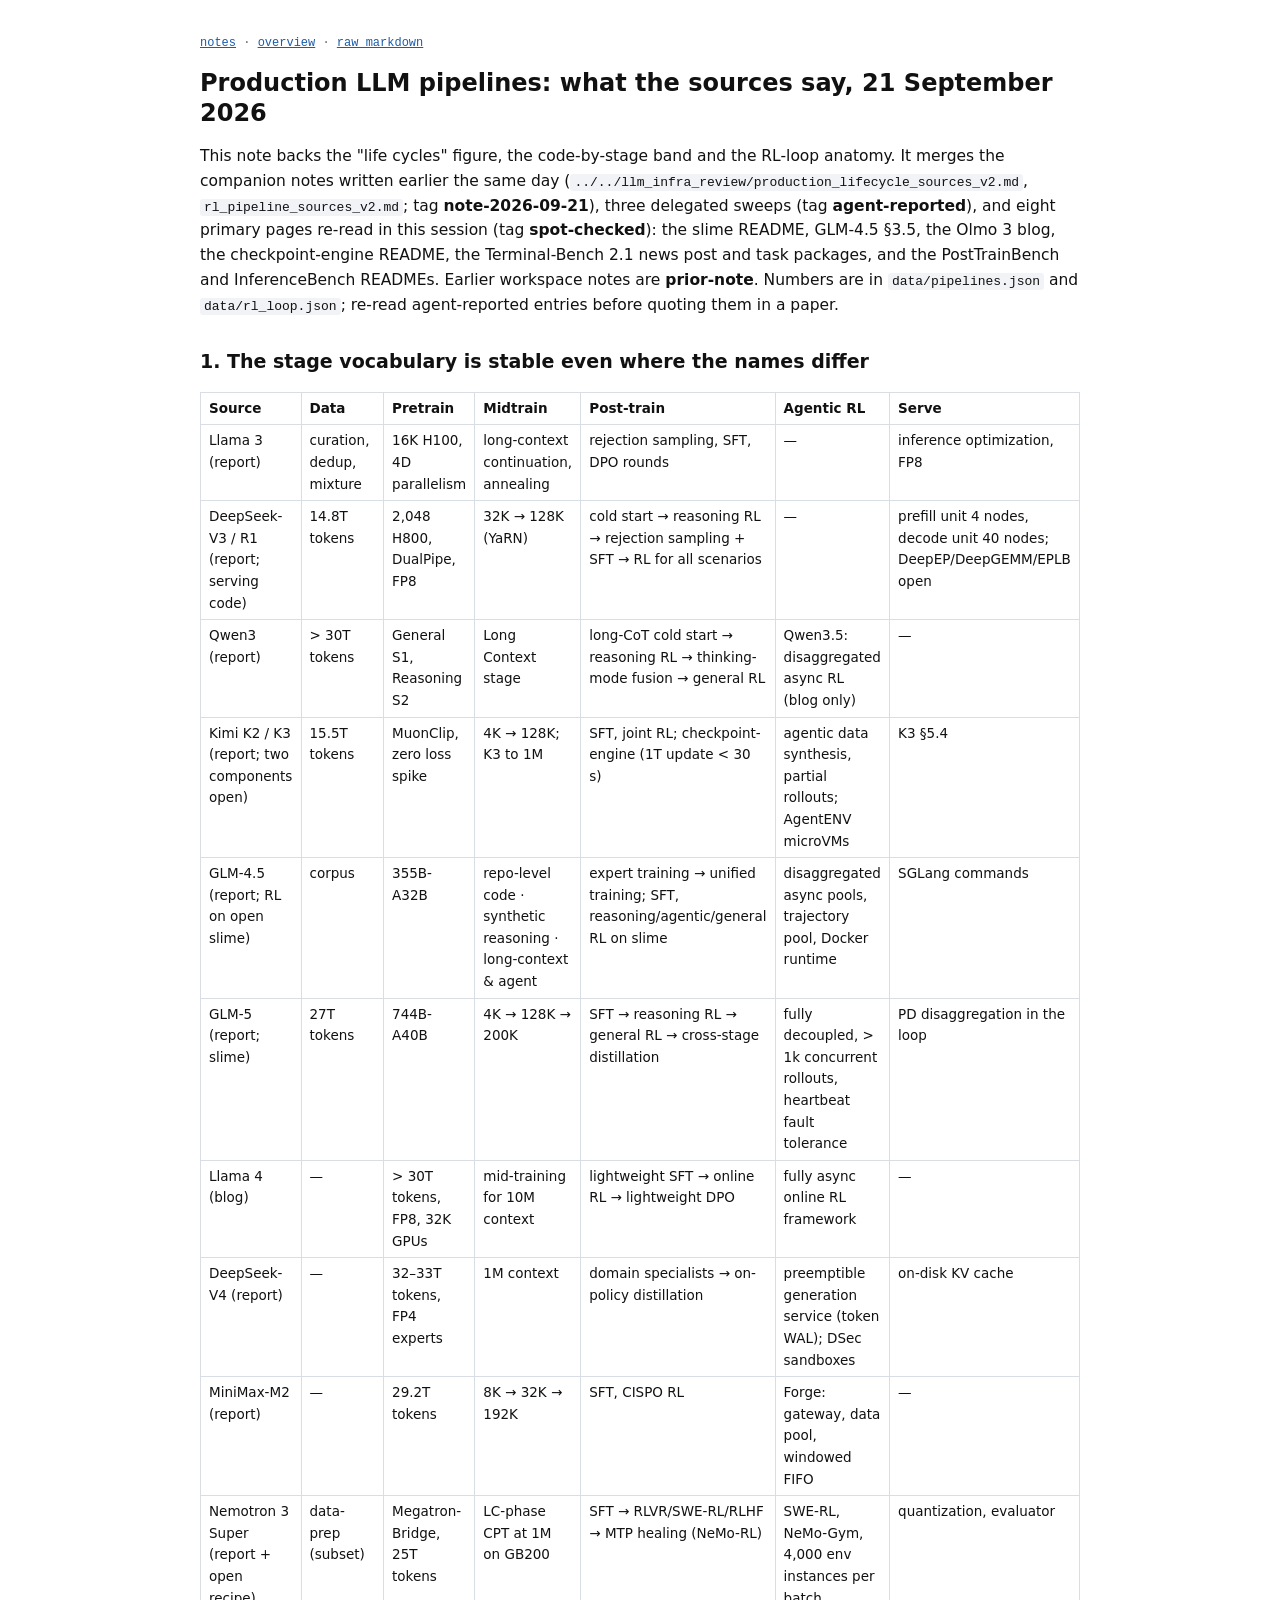
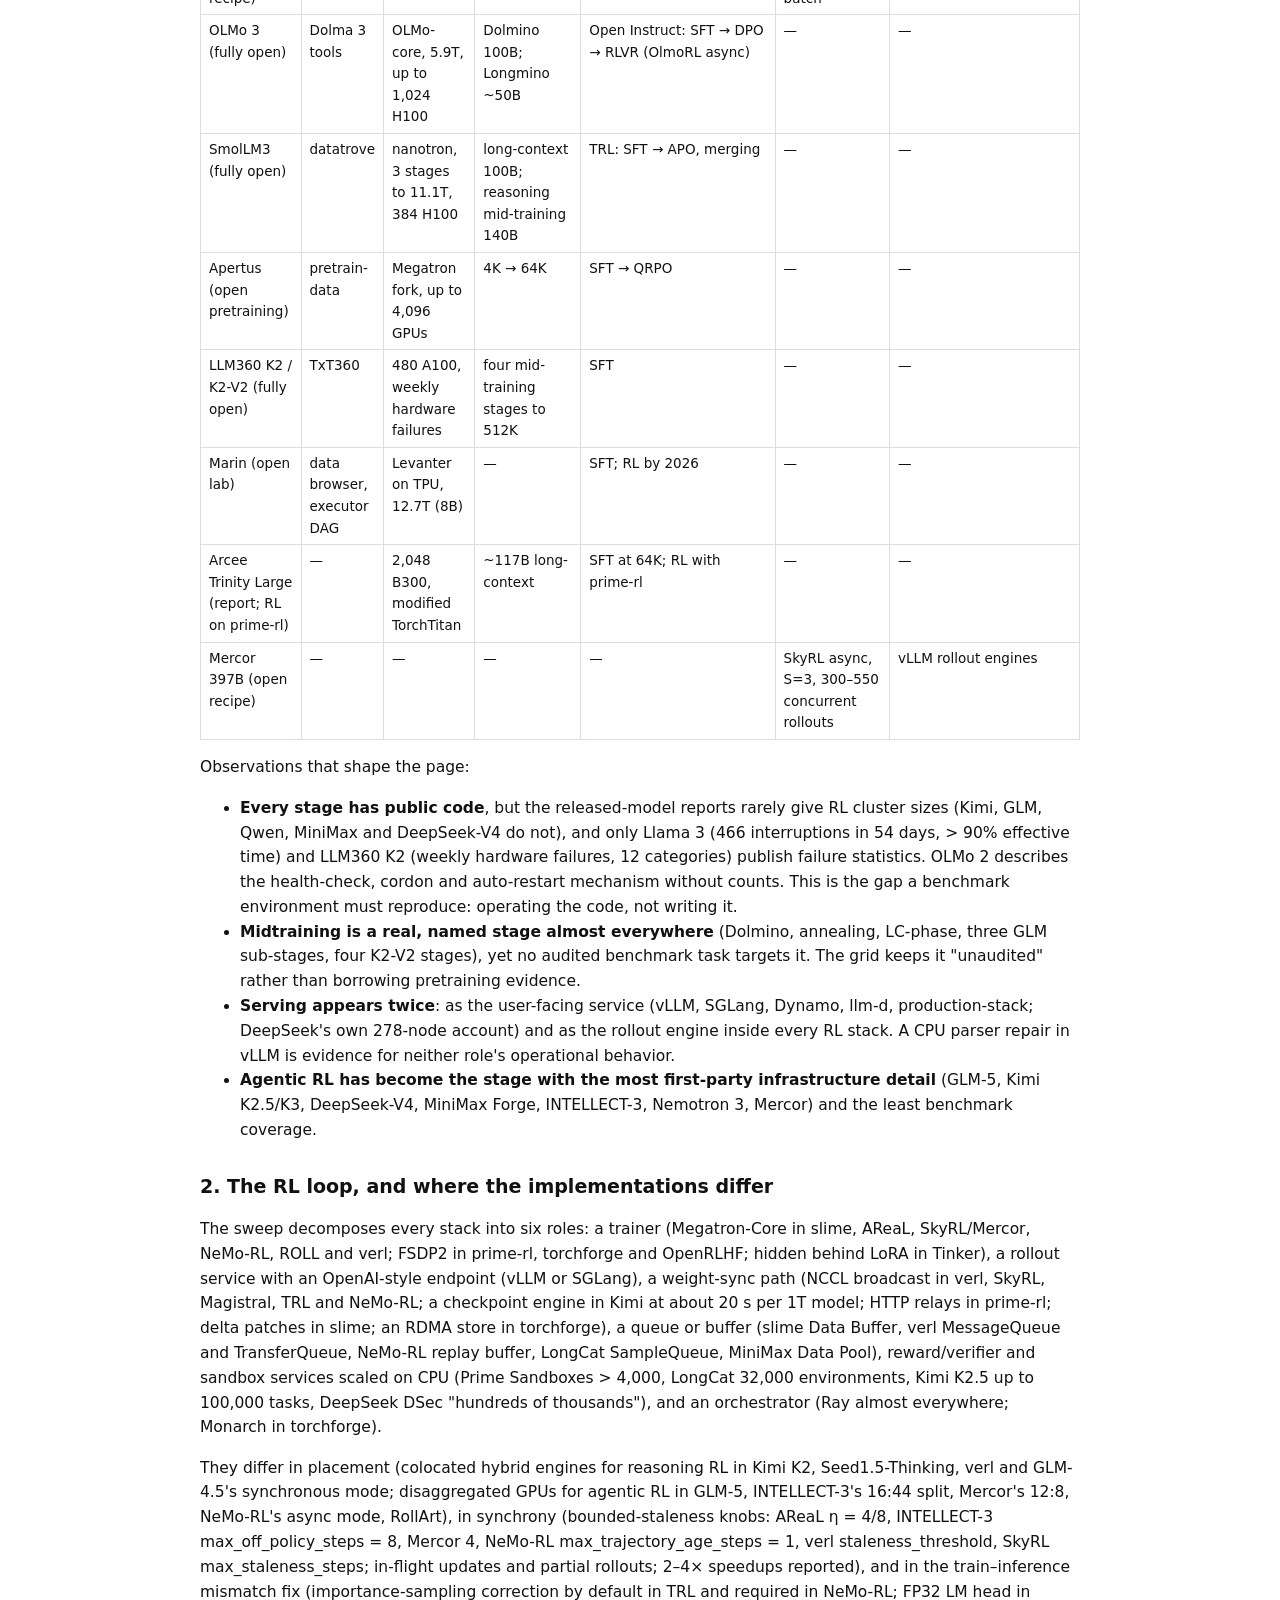
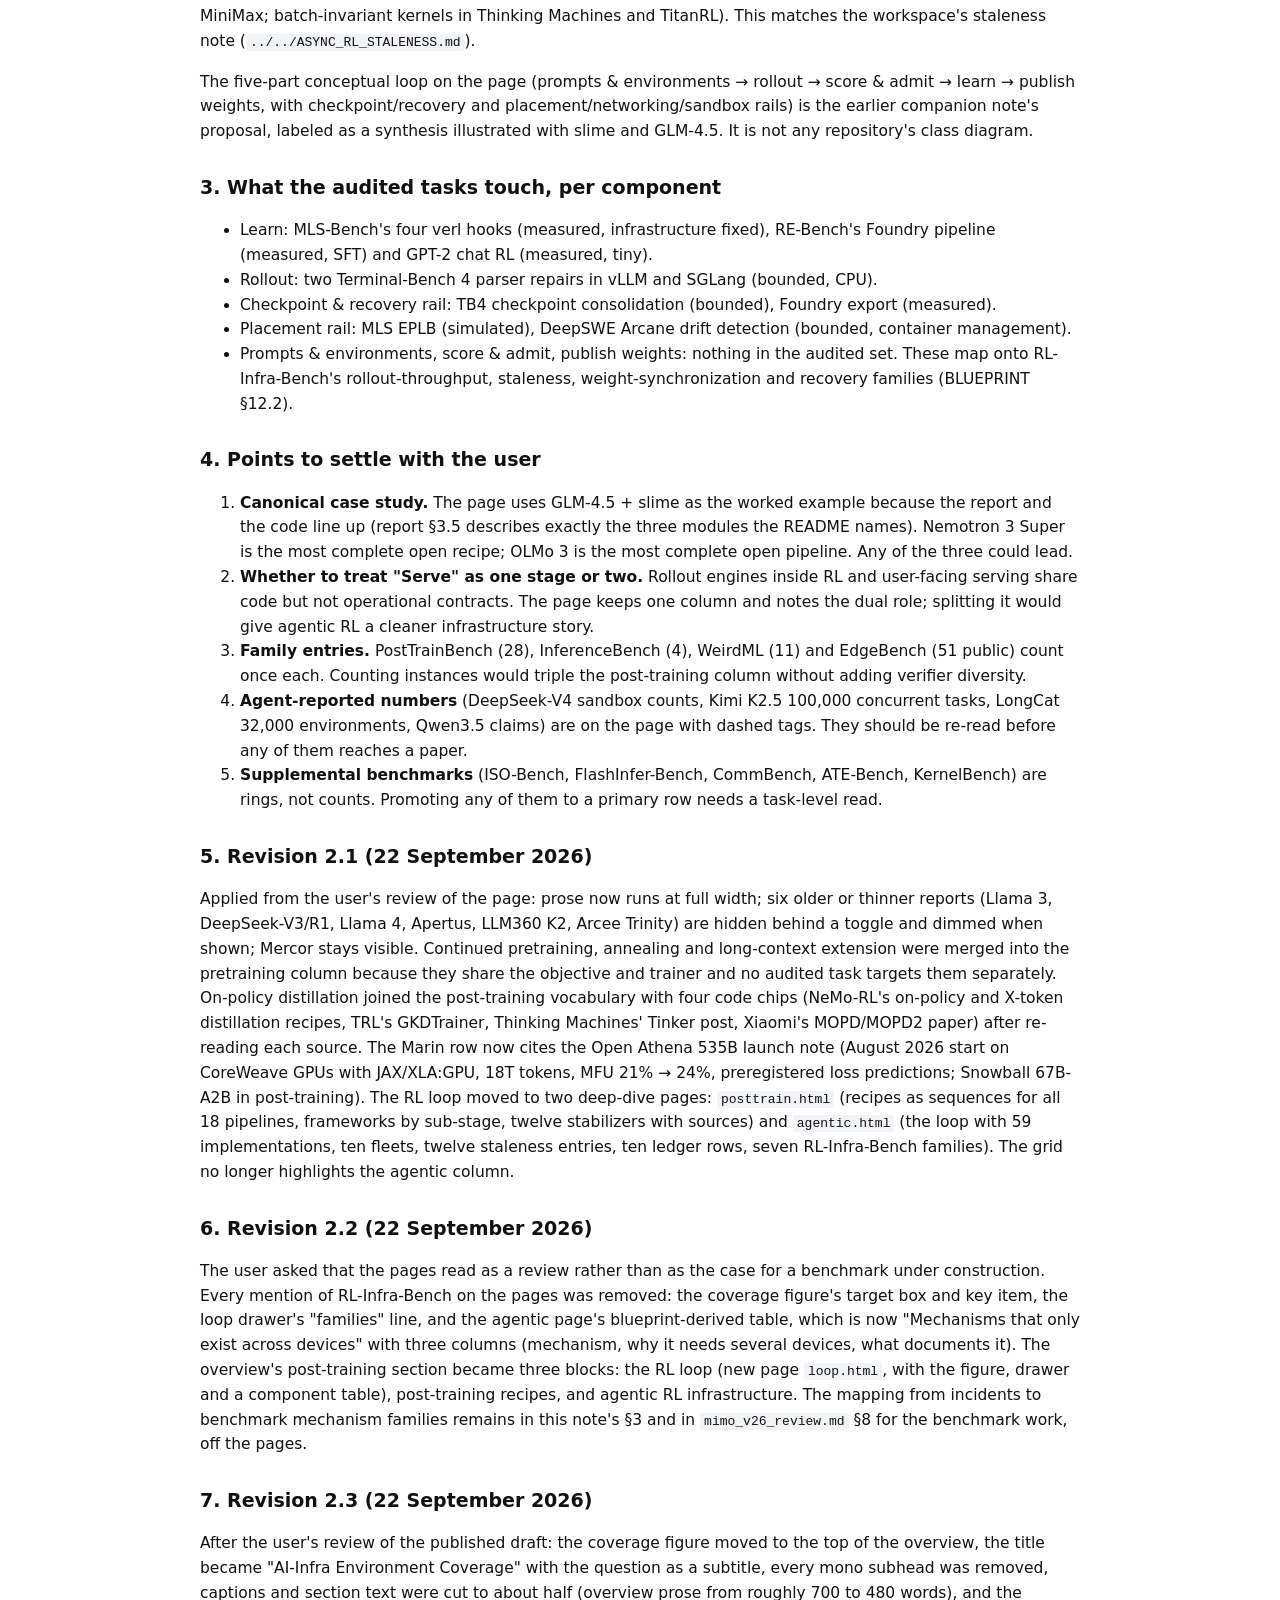
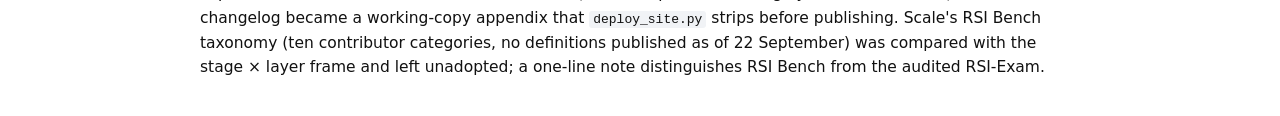
<file: vol/1/notes/production_pipelines_v2.html>
<!DOCTYPE html><html lang="en"><head><meta charset="utf-8"><title>production pipelines v2</title><meta name="viewport" content="width=device-width, initial-scale=1"><style>body{font:15.5px/1.6 system-ui,-apple-system,'Segoe UI',sans-serif;max-width:880px;margin:36px auto;padding:0 16px;color:#111}a{color:#1c5cab}h1{font-size:24px;line-height:1.25}h2{font-size:19px;margin-top:28px}table{border-collapse:collapse;font-size:13.5px;margin:12px 0}th,td{border:1px solid #d9dee5;padding:5px 8px;text-align:left;vertical-align:top}code{font:13px ui-monospace,Menlo,monospace;background:#f1f3f6;padding:1px 4px;border-radius:3px}pre{background:#f1f3f6;padding:10px;overflow:auto}.nav{font:12px ui-monospace,Menlo,monospace;color:#666;margin-bottom:18px}</style></head><body><div class="nav"><a href="index.html">notes</a> · <a href="../index.html">overview</a> · <a href="production_pipelines_v2.md.txt">raw markdown</a></div><h1>Production LLM pipelines: what the sources say, 21 September 2026</h1>
<p>This note backs the "life cycles" figure, the code-by-stage band and the RL-loop anatomy. It merges the companion notes written earlier the same day (<code>../../llm_infra_review/production_lifecycle_sources_v2.md</code>, <code>rl_pipeline_sources_v2.md</code>; tag <strong>note-2026-09-21</strong>), three delegated sweeps (tag <strong>agent-reported</strong>), and eight primary pages re-read in this session (tag <strong>spot-checked</strong>): the slime README, GLM-4.5 §3.5, the Olmo 3 blog, the checkpoint-engine README, the Terminal-Bench 2.1 news post and task packages, and the PostTrainBench and InferenceBench READMEs. Earlier workspace notes are <strong>prior-note</strong>. Numbers are in <code>data/pipelines.json</code> and <code>data/rl_loop.json</code>; re-read agent-reported entries before quoting them in a paper.</p>
<h2>1. The stage vocabulary is stable even where the names differ</h2>
<table>
<thead>
<tr>
<th>Source</th>
<th>Data</th>
<th>Pretrain</th>
<th>Midtrain</th>
<th>Post-train</th>
<th>Agentic RL</th>
<th>Serve</th>
</tr>
</thead>
<tbody>
<tr>
<td>Llama 3 (report)</td>
<td>curation, dedup, mixture</td>
<td>16K H100, 4D parallelism</td>
<td>long-context continuation, annealing</td>
<td>rejection sampling, SFT, DPO rounds</td>
<td>—</td>
<td>inference optimization, FP8</td>
</tr>
<tr>
<td>DeepSeek-V3 / R1 (report; serving code)</td>
<td>14.8T tokens</td>
<td>2,048 H800, DualPipe, FP8</td>
<td>32K → 128K (YaRN)</td>
<td>cold start → reasoning RL → rejection sampling + SFT → RL for all scenarios</td>
<td>—</td>
<td>prefill unit 4 nodes, decode unit 40 nodes; DeepEP/DeepGEMM/EPLB open</td>
</tr>
<tr>
<td>Qwen3 (report)</td>
<td>&gt; 30T tokens</td>
<td>General S1, Reasoning S2</td>
<td>Long Context stage</td>
<td>long-CoT cold start → reasoning RL → thinking-mode fusion → general RL</td>
<td>Qwen3.5: disaggregated async RL (blog only)</td>
<td>—</td>
</tr>
<tr>
<td>Kimi K2 / K3 (report; two components open)</td>
<td>15.5T tokens</td>
<td>MuonClip, zero loss spike</td>
<td>4K → 128K; K3 to 1M</td>
<td>SFT, joint RL; checkpoint-engine (1T update &lt; 30 s)</td>
<td>agentic data synthesis, partial rollouts; AgentENV microVMs</td>
<td>K3 §5.4</td>
</tr>
<tr>
<td>GLM-4.5 (report; RL on open slime)</td>
<td>corpus</td>
<td>355B-A32B</td>
<td>repo-level code · synthetic reasoning · long-context &amp; agent</td>
<td>expert training → unified training; SFT, reasoning/agentic/general RL on slime</td>
<td>disaggregated async pools, trajectory pool, Docker runtime</td>
<td>SGLang commands</td>
</tr>
<tr>
<td>GLM-5 (report; slime)</td>
<td>27T tokens</td>
<td>744B-A40B</td>
<td>4K → 128K → 200K</td>
<td>SFT → reasoning RL → general RL → cross-stage distillation</td>
<td>fully decoupled, &gt; 1k concurrent rollouts, heartbeat fault tolerance</td>
<td>PD disaggregation in the loop</td>
</tr>
<tr>
<td>Llama 4 (blog)</td>
<td>—</td>
<td>&gt; 30T tokens, FP8, 32K GPUs</td>
<td>mid-training for 10M context</td>
<td>lightweight SFT → online RL → lightweight DPO</td>
<td>fully async online RL framework</td>
<td>—</td>
</tr>
<tr>
<td>DeepSeek-V4 (report)</td>
<td>—</td>
<td>32–33T tokens, FP4 experts</td>
<td>1M context</td>
<td>domain specialists → on-policy distillation</td>
<td>preemptible generation service (token WAL); DSec sandboxes</td>
<td>on-disk KV cache</td>
</tr>
<tr>
<td>MiniMax-M2 (report)</td>
<td>—</td>
<td>29.2T tokens</td>
<td>8K → 32K → 192K</td>
<td>SFT, CISPO RL</td>
<td>Forge: gateway, data pool, windowed FIFO</td>
<td>—</td>
</tr>
<tr>
<td>Nemotron 3 Super (report + open recipe)</td>
<td>data-prep (subset)</td>
<td>Megatron-Bridge, 25T tokens</td>
<td>LC-phase CPT at 1M on GB200</td>
<td>SFT → RLVR/SWE-RL/RLHF → MTP healing (NeMo-RL)</td>
<td>SWE-RL, NeMo-Gym, 4,000 env instances per batch</td>
<td>quantization, evaluator</td>
</tr>
<tr>
<td>OLMo 3 (fully open)</td>
<td>Dolma 3 tools</td>
<td>OLMo-core, 5.9T, up to 1,024 H100</td>
<td>Dolmino 100B; Longmino ~50B</td>
<td>Open Instruct: SFT → DPO → RLVR (OlmoRL async)</td>
<td>—</td>
<td>—</td>
</tr>
<tr>
<td>SmolLM3 (fully open)</td>
<td>datatrove</td>
<td>nanotron, 3 stages to 11.1T, 384 H100</td>
<td>long-context 100B; reasoning mid-training 140B</td>
<td>TRL: SFT → APO, merging</td>
<td>—</td>
<td>—</td>
</tr>
<tr>
<td>Apertus (open pretraining)</td>
<td>pretrain-data</td>
<td>Megatron fork, up to 4,096 GPUs</td>
<td>4K → 64K</td>
<td>SFT → QRPO</td>
<td>—</td>
<td>—</td>
</tr>
<tr>
<td>LLM360 K2 / K2-V2 (fully open)</td>
<td>TxT360</td>
<td>480 A100, weekly hardware failures</td>
<td>four mid-training stages to 512K</td>
<td>SFT</td>
<td>—</td>
<td>—</td>
</tr>
<tr>
<td>Marin (open lab)</td>
<td>data browser, executor DAG</td>
<td>Levanter on TPU, 12.7T (8B)</td>
<td>—</td>
<td>SFT; RL by 2026</td>
<td>—</td>
<td>—</td>
</tr>
<tr>
<td>Arcee Trinity Large (report; RL on prime-rl)</td>
<td>—</td>
<td>2,048 B300, modified TorchTitan</td>
<td>~117B long-context</td>
<td>SFT at 64K; RL with prime-rl</td>
<td>—</td>
<td>—</td>
</tr>
<tr>
<td>Mercor 397B (open recipe)</td>
<td>—</td>
<td>—</td>
<td>—</td>
<td>—</td>
<td>SkyRL async, S=3, 300–550 concurrent rollouts</td>
<td>vLLM rollout engines</td>
</tr>
</tbody>
</table>
<p>Observations that shape the page:</p>
<ul>
<li><strong>Every stage has public code</strong>, but the released-model reports rarely give RL cluster sizes (Kimi, GLM, Qwen, MiniMax and DeepSeek-V4 do not), and only Llama 3 (466 interruptions in 54 days, &gt; 90% effective time) and LLM360 K2 (weekly hardware failures, 12 categories) publish failure statistics. OLMo 2 describes the health-check, cordon and auto-restart mechanism without counts. This is the gap a benchmark environment must reproduce: operating the code, not writing it.</li>
<li><strong>Midtraining is a real, named stage almost everywhere</strong> (Dolmino, annealing, LC-phase, three GLM sub-stages, four K2-V2 stages), yet no audited benchmark task targets it. The grid keeps it "unaudited" rather than borrowing pretraining evidence.</li>
<li><strong>Serving appears twice</strong>: as the user-facing service (vLLM, SGLang, Dynamo, llm-d, production-stack; DeepSeek's own 278-node account) and as the rollout engine inside every RL stack. A CPU parser repair in vLLM is evidence for neither role's operational behavior.</li>
<li><strong>Agentic RL has become the stage with the most first-party infrastructure detail</strong> (GLM-5, Kimi K2.5/K3, DeepSeek-V4, MiniMax Forge, INTELLECT-3, Nemotron 3, Mercor) and the least benchmark coverage.</li>
</ul>
<h2>2. The RL loop, and where the implementations differ</h2>
<p>The sweep decomposes every stack into six roles: a trainer (Megatron-Core in slime, AReaL, SkyRL/Mercor, NeMo-RL, ROLL and verl; FSDP2 in prime-rl, torchforge and OpenRLHF; hidden behind LoRA in Tinker), a rollout service with an OpenAI-style endpoint (vLLM or SGLang), a weight-sync path (NCCL broadcast in verl, SkyRL, Magistral, TRL and NeMo-RL; a checkpoint engine in Kimi at about 20 s per 1T model; HTTP relays in prime-rl; delta patches in slime; an RDMA store in torchforge), a queue or buffer (slime Data Buffer, verl MessageQueue and TransferQueue, NeMo-RL replay buffer, LongCat SampleQueue, MiniMax Data Pool), reward/verifier and sandbox services scaled on CPU (Prime Sandboxes &gt; 4,000, LongCat 32,000 environments, Kimi K2.5 up to 100,000 tasks, DeepSeek DSec "hundreds of thousands"), and an orchestrator (Ray almost everywhere; Monarch in torchforge).</p>
<p>They differ in placement (colocated hybrid engines for reasoning RL in Kimi K2, Seed1.5-Thinking, verl and GLM-4.5's synchronous mode; disaggregated GPUs for agentic RL in GLM-5, INTELLECT-3's 16:44 split, Mercor's 12:8, NeMo-RL's async mode, RollArt), in synchrony (bounded-staleness knobs: AReaL η = 4/8, INTELLECT-3 max_off_policy_steps = 8, Mercor 4, NeMo-RL max_trajectory_age_steps = 1, verl staleness_threshold, SkyRL max_staleness_steps; in-flight updates and partial rollouts; 2–4× speedups reported), and in the train–inference mismatch fix (importance-sampling correction by default in TRL and required in NeMo-RL; FP32 LM head in MiniMax; batch-invariant kernels in Thinking Machines and TitanRL). This matches the workspace's staleness note (<code>../../ASYNC_RL_STALENESS.md</code>).</p>
<p>The five-part conceptual loop on the page (prompts &amp; environments → rollout → score &amp; admit → learn → publish weights, with checkpoint/recovery and placement/networking/sandbox rails) is the earlier companion note's proposal, labeled as a synthesis illustrated with slime and GLM-4.5. It is not any repository's class diagram.</p>
<h2>3. What the audited tasks touch, per component</h2>
<ul>
<li>Learn: MLS-Bench's four verl hooks (measured, infrastructure fixed), RE-Bench's Foundry pipeline (measured, SFT) and GPT-2 chat RL (measured, tiny).</li>
<li>Rollout: two Terminal-Bench 4 parser repairs in vLLM and SGLang (bounded, CPU).</li>
<li>Checkpoint &amp; recovery rail: TB4 checkpoint consolidation (bounded), Foundry export (measured).</li>
<li>Placement rail: MLS EPLB (simulated), DeepSWE Arcane drift detection (bounded, container management).</li>
<li>Prompts &amp; environments, score &amp; admit, publish weights: nothing in the audited set. These map onto RL-Infra-Bench's rollout-throughput, staleness, weight-synchronization and recovery families (BLUEPRINT §12.2).</li>
</ul>
<h2>4. Points to settle with the user</h2>
<ol>
<li><strong>Canonical case study.</strong> The page uses GLM-4.5 + slime as the worked example because the report and the code line up (report §3.5 describes exactly the three modules the README names). Nemotron 3 Super is the most complete open recipe; OLMo 3 is the most complete open pipeline. Any of the three could lead.</li>
<li><strong>Whether to treat "Serve" as one stage or two.</strong> Rollout engines inside RL and user-facing serving share code but not operational contracts. The page keeps one column and notes the dual role; splitting it would give agentic RL a cleaner infrastructure story.</li>
<li><strong>Family entries.</strong> PostTrainBench (28), InferenceBench (4), WeirdML (11) and EdgeBench (51 public) count once each. Counting instances would triple the post-training column without adding verifier diversity.</li>
<li><strong>Agent-reported numbers</strong> (DeepSeek-V4 sandbox counts, Kimi K2.5 100,000 concurrent tasks, LongCat 32,000 environments, Qwen3.5 claims) are on the page with dashed tags. They should be re-read before any of them reaches a paper.</li>
<li><strong>Supplemental benchmarks</strong> (ISO-Bench, FlashInfer-Bench, CommBench, ATE-Bench, KernelBench) are rings, not counts. Promoting any of them to a primary row needs a task-level read.</li>
</ol>
<h2>5. Revision 2.1 (22 September 2026)</h2>
<p>Applied from the user's review of the page: prose now runs at full width; six older or thinner reports (Llama 3, DeepSeek-V3/R1, Llama 4, Apertus, LLM360 K2, Arcee Trinity) are hidden behind a toggle and dimmed when shown; Mercor stays visible. Continued pretraining, annealing and long-context extension were merged into the pretraining column because they share the objective and trainer and no audited task targets them separately. On-policy distillation joined the post-training vocabulary with four code chips (NeMo-RL's on-policy and X-token distillation recipes, TRL's GKDTrainer, Thinking Machines' Tinker post, Xiaomi's MOPD/MOPD2 paper) after re-reading each source. The Marin row now cites the Open Athena 535B launch note (August 2026 start on CoreWeave GPUs with JAX/XLA:GPU, 18T tokens, MFU 21% → 24%, preregistered loss predictions; Snowball 67B-A2B in post-training). The RL loop moved to two deep-dive pages: <code>posttrain.html</code> (recipes as sequences for all 18 pipelines, frameworks by sub-stage, twelve stabilizers with sources) and <code>agentic.html</code> (the loop with 59 implementations, ten fleets, twelve staleness entries, ten ledger rows, seven RL-Infra-Bench families). The grid no longer highlights the agentic column.</p>
<h2>6. Revision 2.2 (22 September 2026)</h2>
<p>The user asked that the pages read as a review rather than as the case for a benchmark under construction. Every mention of RL-Infra-Bench on the pages was removed: the coverage figure's target box and key item, the loop drawer's "families" line, and the agentic page's blueprint-derived table, which is now "Mechanisms that only exist across devices" with three columns (mechanism, why it needs several devices, what documents it). The overview's post-training section became three blocks: the RL loop (new page <code>loop.html</code>, with the figure, drawer and a component table), post-training recipes, and agentic RL infrastructure. The mapping from incidents to benchmark mechanism families remains in this note's §3 and in <code>mimo_v26_review.md</code> §8 for the benchmark work, off the pages.</p>
<h2>7. Revision 2.3 (22 September 2026)</h2>
<p>After the user's review of the published draft: the coverage figure moved to the top of the overview, the title became "AI-Infra Environment Coverage" with the question as a subtitle, every mono subhead was removed, captions and section text were cut to about half (overview prose from roughly 700 to 480 words), and the changelog became a working-copy appendix that <code>deploy_site.py</code> strips before publishing. Scale's RSI Bench taxonomy (ten contributor categories, no definitions published as of 22 September) was compared with the stage × layer frame and left unadopted; a one-line note distinguishes RSI Bench from the audited RSI-Exam.</p></body></html>
</file>
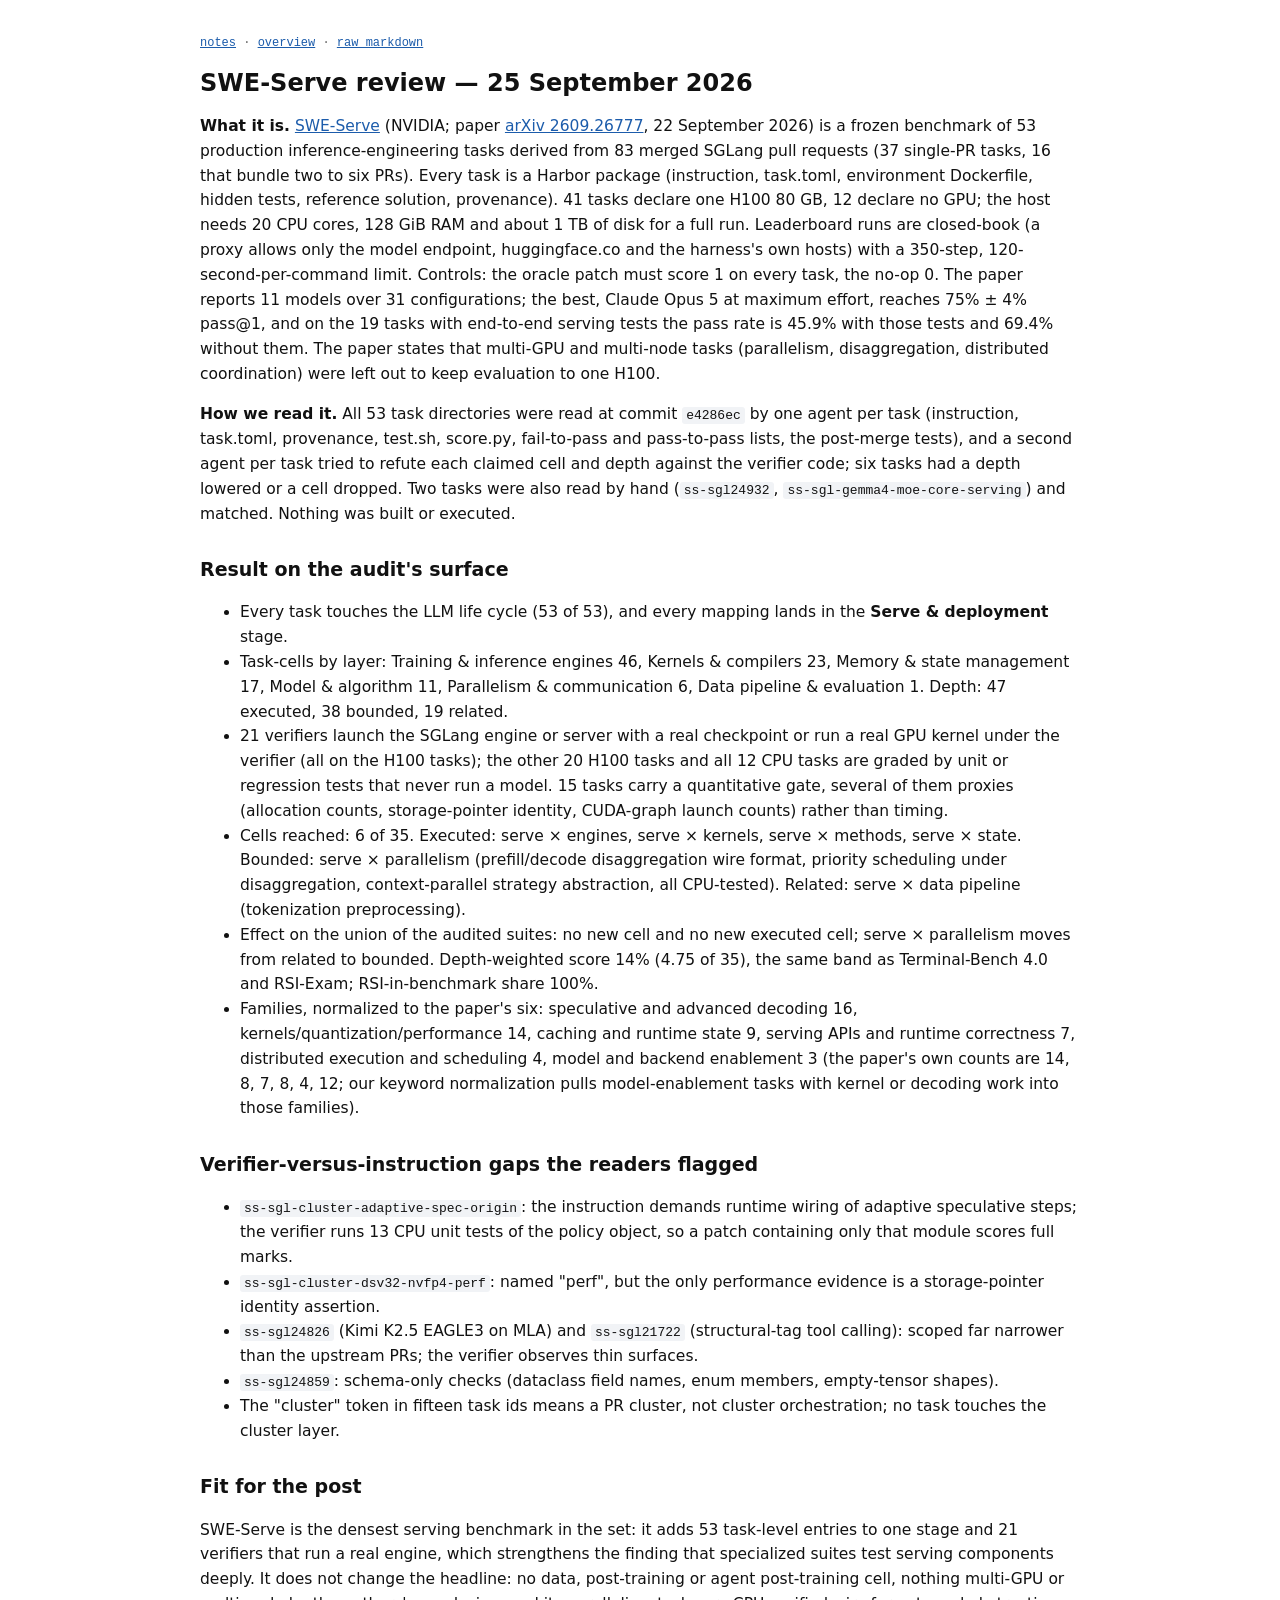
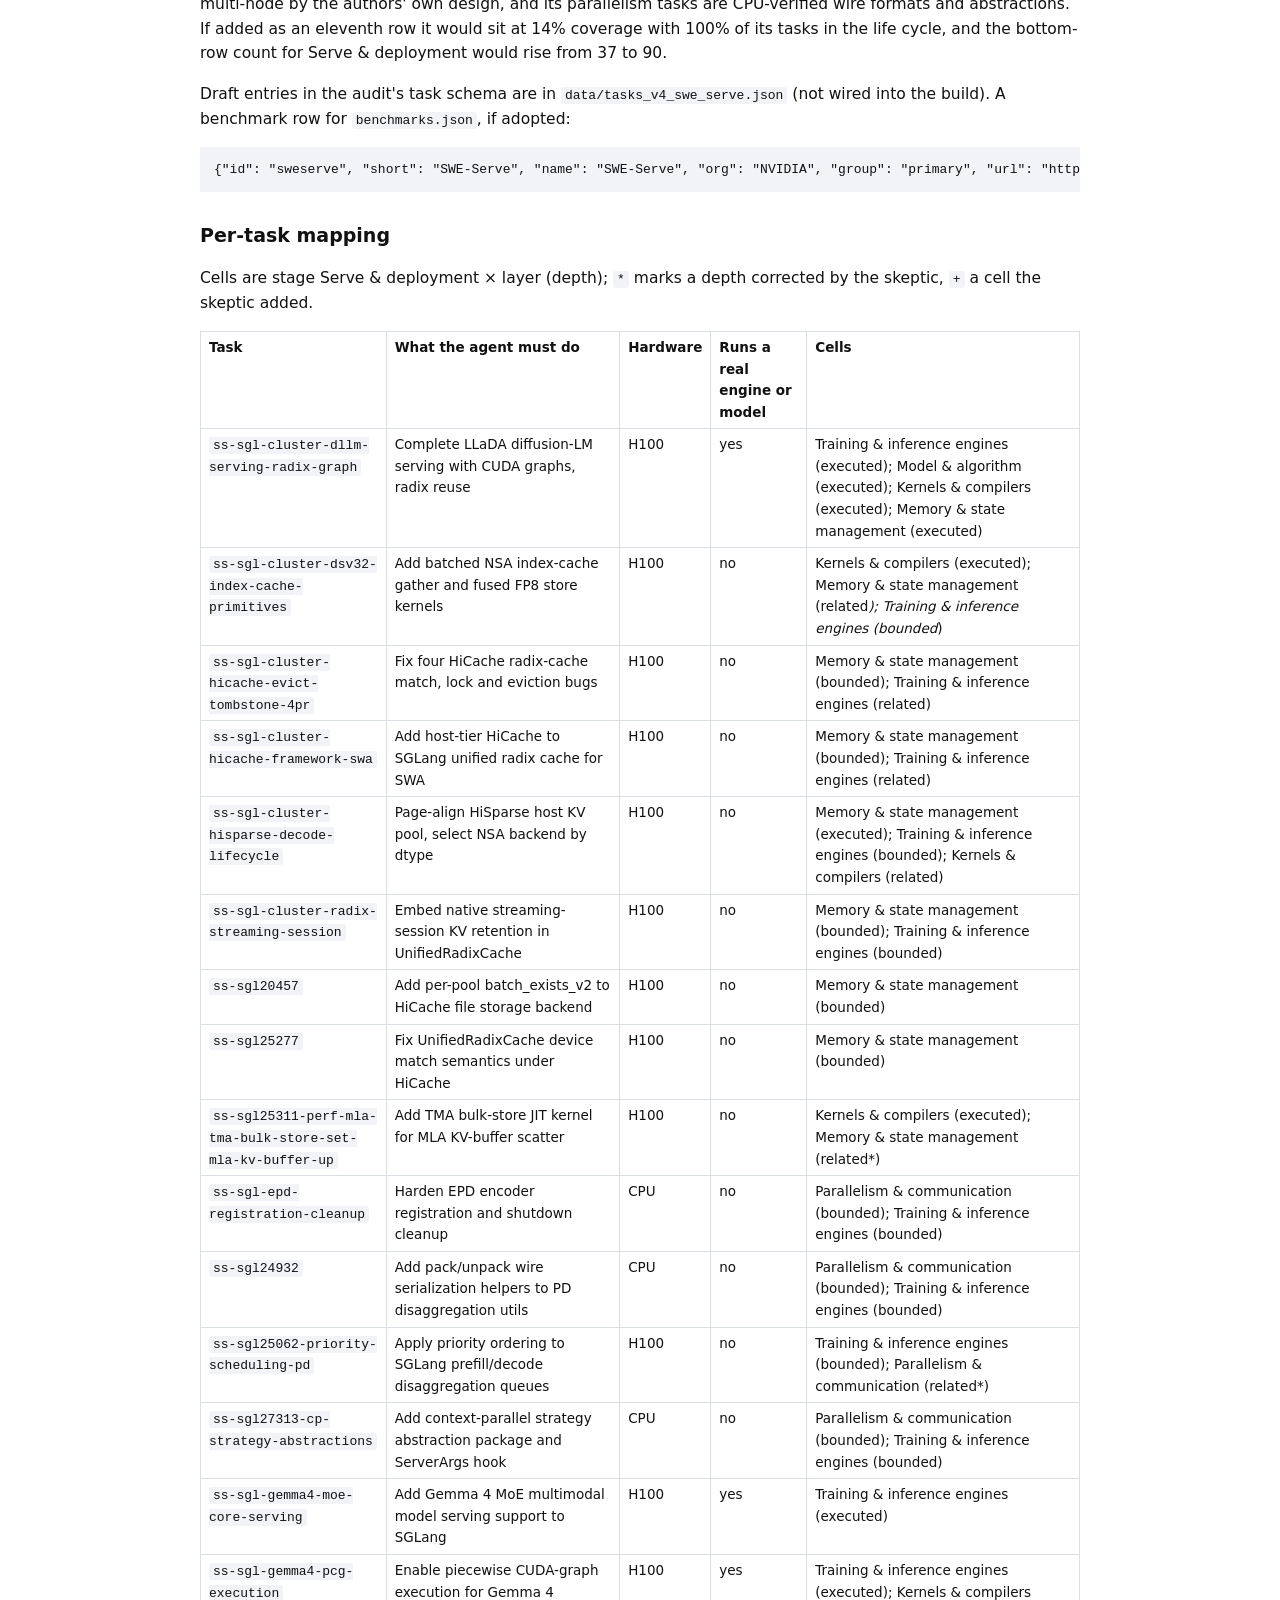
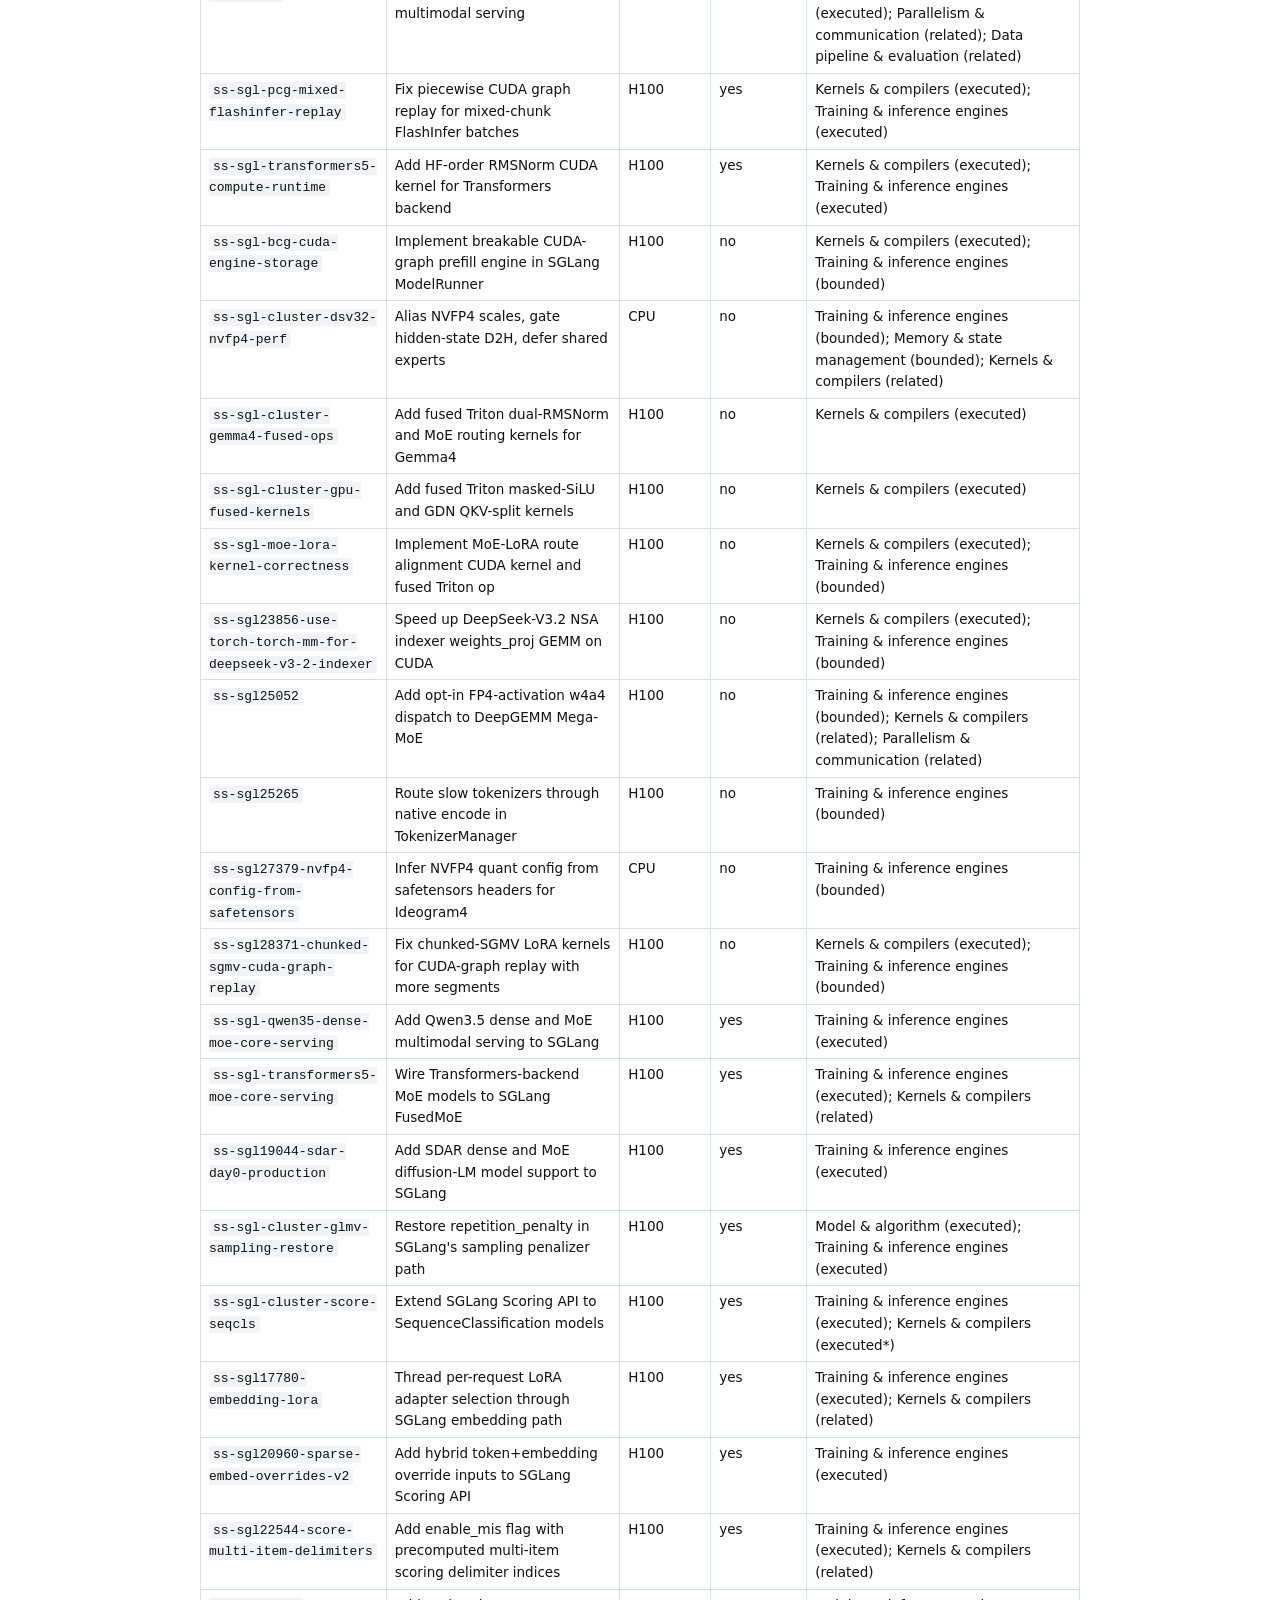
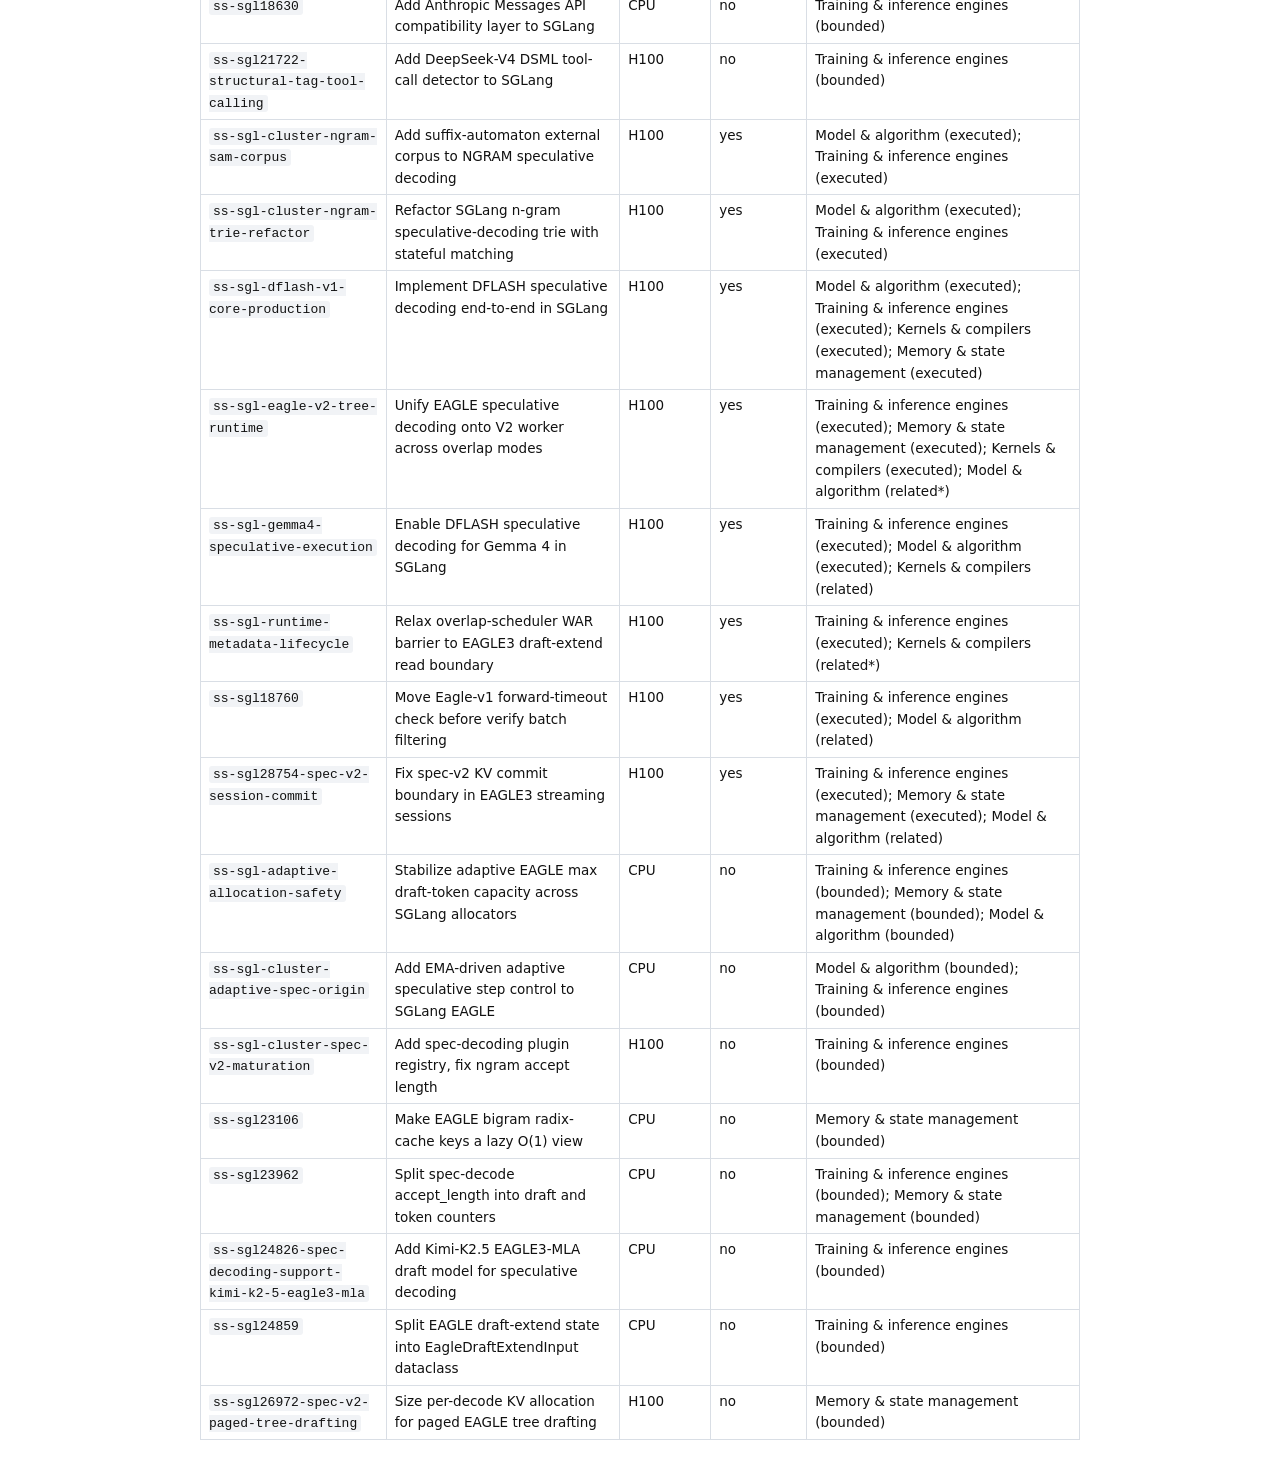
<file: vol/1/notes/swe_serve_review.html>
<!DOCTYPE html><html lang="en"><head><meta charset="utf-8"><title>swe serve review</title><meta name="viewport" content="width=device-width, initial-scale=1"><style>body{font:15.5px/1.6 system-ui,-apple-system,'Segoe UI',sans-serif;max-width:880px;margin:36px auto;padding:0 16px;color:#111}a{color:#1c5cab}h1{font-size:24px;line-height:1.25}h2{font-size:19px;margin-top:28px}table{border-collapse:collapse;font-size:13.5px;margin:12px 0}th,td{border:1px solid #d9dee5;padding:5px 8px;text-align:left;vertical-align:top}code{font:13px ui-monospace,Menlo,monospace;background:#f1f3f6;padding:1px 4px;border-radius:3px}pre{background:#f1f3f6;padding:10px;overflow:auto}.nav{font:12px ui-monospace,Menlo,monospace;color:#666;margin-bottom:18px}</style></head><body><div class="nav"><a href="index.html">notes</a> · <a href="../index.html">overview</a> · <a href="swe_serve_review.md.txt">raw markdown</a></div><h1>SWE-Serve review — 25 September 2026</h1>
<p><strong>What it is.</strong> <a href="https://github.com/NVIDIA/swe-serve">SWE-Serve</a> (NVIDIA; paper <a href="https://arxiv.org/abs/2609.26777">arXiv 2609.26777</a>, 22 September 2026) is a frozen benchmark of 53 production inference-engineering tasks derived from 83 merged SGLang pull requests (37 single-PR tasks, 16 that bundle two to six PRs). Every task is a Harbor package (instruction, task.toml, environment Dockerfile, hidden tests, reference solution, provenance). 41 tasks declare one H100 80 GB, 12 declare no GPU; the host needs 20 CPU cores, 128 GiB RAM and about 1 TB of disk for a full run. Leaderboard runs are closed-book (a proxy allows only the model endpoint, huggingface.co and the harness's own hosts) with a 350-step, 120-second-per-command limit. Controls: the oracle patch must score 1 on every task, the no-op 0. The paper reports 11 models over 31 configurations; the best, Claude Opus 5 at maximum effort, reaches 75% ± 4% pass@1, and on the 19 tasks with end-to-end serving tests the pass rate is 45.9% with those tests and 69.4% without them. The paper states that multi-GPU and multi-node tasks (parallelism, disaggregation, distributed coordination) were left out to keep evaluation to one H100.</p>
<p><strong>How we read it.</strong> All 53 task directories were read at commit <code>e4286ec</code> by one agent per task (instruction, task.toml, provenance, test.sh, score.py, fail-to-pass and pass-to-pass lists, the post-merge tests), and a second agent per task tried to refute each claimed cell and depth against the verifier code; six tasks had a depth lowered or a cell dropped. Two tasks were also read by hand (<code>ss-sgl24932</code>, <code>ss-sgl-gemma4-moe-core-serving</code>) and matched. Nothing was built or executed.</p>
<h2>Result on the audit's surface</h2>
<ul>
<li>Every task touches the LLM life cycle (53 of 53), and every mapping lands in the <strong>Serve &amp; deployment</strong> stage.</li>
<li>Task-cells by layer: Training &amp; inference engines 46, Kernels &amp; compilers 23, Memory &amp; state management 17, Model &amp; algorithm 11, Parallelism &amp; communication 6, Data pipeline &amp; evaluation 1. Depth: 47 executed, 38 bounded, 19 related.</li>
<li>21 verifiers launch the SGLang engine or server with a real checkpoint or run a real GPU kernel under the verifier (all on the H100 tasks); the other 20 H100 tasks and all 12 CPU tasks are graded by unit or regression tests that never run a model. 15 tasks carry a quantitative gate, several of them proxies (allocation counts, storage-pointer identity, CUDA-graph launch counts) rather than timing.</li>
<li>Cells reached: 6 of 35. Executed: serve × engines, serve × kernels, serve × methods, serve × state. Bounded: serve × parallelism (prefill/decode disaggregation wire format, priority scheduling under disaggregation, context-parallel strategy abstraction, all CPU-tested). Related: serve × data pipeline (tokenization preprocessing).</li>
<li>Effect on the union of the audited suites: no new cell and no new executed cell; serve × parallelism moves from related to bounded. Depth-weighted score 14% (4.75 of 35), the same band as Terminal-Bench 4.0 and RSI-Exam; RSI-in-benchmark share 100%.</li>
<li>Families, normalized to the paper's six: speculative and advanced decoding 16, kernels/quantization/performance 14, caching and runtime state 9, serving APIs and runtime correctness 7, distributed execution and scheduling 4, model and backend enablement 3 (the paper's own counts are 14, 8, 7, 8, 4, 12; our keyword normalization pulls model-enablement tasks with kernel or decoding work into those families).</li>
</ul>
<h2>Verifier-versus-instruction gaps the readers flagged</h2>
<ul>
<li><code>ss-sgl-cluster-adaptive-spec-origin</code>: the instruction demands runtime wiring of adaptive speculative steps; the verifier runs 13 CPU unit tests of the policy object, so a patch containing only that module scores full marks.</li>
<li><code>ss-sgl-cluster-dsv32-nvfp4-perf</code>: named "perf", but the only performance evidence is a storage-pointer identity assertion.</li>
<li><code>ss-sgl24826</code> (Kimi K2.5 EAGLE3 on MLA) and <code>ss-sgl21722</code> (structural-tag tool calling): scoped far narrower than the upstream PRs; the verifier observes thin surfaces.</li>
<li><code>ss-sgl24859</code>: schema-only checks (dataclass field names, enum members, empty-tensor shapes).</li>
<li>The "cluster" token in fifteen task ids means a PR cluster, not cluster orchestration; no task touches the cluster layer.</li>
</ul>
<h2>Fit for the post</h2>
<p>SWE-Serve is the densest serving benchmark in the set: it adds 53 task-level entries to one stage and 21 verifiers that run a real engine, which strengthens the finding that specialized suites test serving components deeply. It does not change the headline: no data, post-training or agent post-training cell, nothing multi-GPU or multi-node by the authors' own design, and its parallelism tasks are CPU-verified wire formats and abstractions. If added as an eleventh row it would sit at 14% coverage with 100% of its tasks in the life cycle, and the bottom-row count for Serve &amp; deployment would rise from 37 to 90.</p>
<p>Draft entries in the audit's task schema are in <code>data/tasks_v4_swe_serve.json</code> (not wired into the build). A benchmark row for <code>benchmarks.json</code>, if adopted:</p>
<pre><code class="language-json">{&quot;id&quot;: &quot;sweserve&quot;, &quot;short&quot;: &quot;SWE-Serve&quot;, &quot;name&quot;: &quot;SWE-Serve&quot;, &quot;org&quot;: &quot;NVIDIA&quot;, &quot;group&quot;: &quot;primary&quot;, &quot;url&quot;: &quot;https://github.com/NVIDIA/swe-serve&quot;, &quot;pinned&quot;: &quot;https://github.com/NVIDIA/swe-serve/tree/e4286ecfeb125c4321325abd3446dc7813c40cd8/tasks&quot;, &quot;corpus&quot;: &quot;53 tasks from 83 merged SGLang pull requests; 41 declare one H100, 12 declare no GPU&quot;, &quot;format&quot;: &quot;Harbor (task.toml + Dockerfile + hidden tests + provenance)&quot;, &quot;hardware&quot;: &quot;One H100 80 GB or CPU; 8–16 CPUs, 64–128 GiB RAM per task; about 1 TB disk for the full run&quot;, &quot;audit&quot;: &quot;task-level&quot;, &quot;tag&quot;: &quot;agent-reported&quot;, &quot;selected&quot;: 53, &quot;adoption&quot;: &quot;Paper leaderboard of 11 models; best 75% pass@1 (Claude Opus 5); E2E serving tests reject a third of otherwise-passing patches.&quot;, &quot;public_tasks&quot;: 53, &quot;screened_tasks&quot;: 53, &quot;lifecycle_tasks&quot;: 53, &quot;census_basis&quot;: &quot;all 53 tasks read at commit e4286ec (25 Sep 2026)&quot;}
</code></pre>
<h2>Per-task mapping</h2>
<p>Cells are stage Serve &amp; deployment × layer (depth); <code>*</code> marks a depth corrected by the skeptic, <code>+</code> a cell the skeptic added.</p>
<table>
<thead>
<tr>
<th>Task</th>
<th>What the agent must do</th>
<th>Hardware</th>
<th>Runs a real engine or model</th>
<th>Cells</th>
</tr>
</thead>
<tbody>
<tr>
<td><code>ss-sgl-cluster-dllm-serving-radix-graph</code></td>
<td>Complete LLaDA diffusion-LM serving with CUDA graphs, radix reuse</td>
<td>H100</td>
<td>yes</td>
<td>Training &amp; inference engines (executed); Model &amp; algorithm (executed); Kernels &amp; compilers (executed); Memory &amp; state management (executed)</td>
</tr>
<tr>
<td><code>ss-sgl-cluster-dsv32-index-cache-primitives</code></td>
<td>Add batched NSA index-cache gather and fused FP8 store kernels</td>
<td>H100</td>
<td>no</td>
<td>Kernels &amp; compilers (executed); Memory &amp; state management (related<em>); Training &amp; inference engines (bounded</em>)</td>
</tr>
<tr>
<td><code>ss-sgl-cluster-hicache-evict-tombstone-4pr</code></td>
<td>Fix four HiCache radix-cache match, lock and eviction bugs</td>
<td>H100</td>
<td>no</td>
<td>Memory &amp; state management (bounded); Training &amp; inference engines (related)</td>
</tr>
<tr>
<td><code>ss-sgl-cluster-hicache-framework-swa</code></td>
<td>Add host-tier HiCache to SGLang unified radix cache for SWA</td>
<td>H100</td>
<td>no</td>
<td>Memory &amp; state management (bounded); Training &amp; inference engines (related)</td>
</tr>
<tr>
<td><code>ss-sgl-cluster-hisparse-decode-lifecycle</code></td>
<td>Page-align HiSparse host KV pool, select NSA backend by dtype</td>
<td>H100</td>
<td>no</td>
<td>Memory &amp; state management (executed); Training &amp; inference engines (bounded); Kernels &amp; compilers (related)</td>
</tr>
<tr>
<td><code>ss-sgl-cluster-radix-streaming-session</code></td>
<td>Embed native streaming-session KV retention in UnifiedRadixCache</td>
<td>H100</td>
<td>no</td>
<td>Memory &amp; state management (bounded); Training &amp; inference engines (bounded)</td>
</tr>
<tr>
<td><code>ss-sgl20457</code></td>
<td>Add per-pool batch_exists_v2 to HiCache file storage backend</td>
<td>H100</td>
<td>no</td>
<td>Memory &amp; state management (bounded)</td>
</tr>
<tr>
<td><code>ss-sgl25277</code></td>
<td>Fix UnifiedRadixCache device match semantics under HiCache</td>
<td>H100</td>
<td>no</td>
<td>Memory &amp; state management (bounded)</td>
</tr>
<tr>
<td><code>ss-sgl25311-perf-mla-tma-bulk-store-set-mla-kv-buffer-up</code></td>
<td>Add TMA bulk-store JIT kernel for MLA KV-buffer scatter</td>
<td>H100</td>
<td>no</td>
<td>Kernels &amp; compilers (executed); Memory &amp; state management (related*)</td>
</tr>
<tr>
<td><code>ss-sgl-epd-registration-cleanup</code></td>
<td>Harden EPD encoder registration and shutdown cleanup</td>
<td>CPU</td>
<td>no</td>
<td>Parallelism &amp; communication (bounded); Training &amp; inference engines (bounded)</td>
</tr>
<tr>
<td><code>ss-sgl24932</code></td>
<td>Add pack/unpack wire serialization helpers to PD disaggregation utils</td>
<td>CPU</td>
<td>no</td>
<td>Parallelism &amp; communication (bounded); Training &amp; inference engines (bounded)</td>
</tr>
<tr>
<td><code>ss-sgl25062-priority-scheduling-pd</code></td>
<td>Apply priority ordering to SGLang prefill/decode disaggregation queues</td>
<td>H100</td>
<td>no</td>
<td>Training &amp; inference engines (bounded); Parallelism &amp; communication (related*)</td>
</tr>
<tr>
<td><code>ss-sgl27313-cp-strategy-abstractions</code></td>
<td>Add context-parallel strategy abstraction package and ServerArgs hook</td>
<td>CPU</td>
<td>no</td>
<td>Parallelism &amp; communication (bounded); Training &amp; inference engines (bounded)</td>
</tr>
<tr>
<td><code>ss-sgl-gemma4-moe-core-serving</code></td>
<td>Add Gemma 4 MoE multimodal model serving support to SGLang</td>
<td>H100</td>
<td>yes</td>
<td>Training &amp; inference engines (executed)</td>
</tr>
<tr>
<td><code>ss-sgl-gemma4-pcg-execution</code></td>
<td>Enable piecewise CUDA-graph execution for Gemma 4 multimodal serving</td>
<td>H100</td>
<td>yes</td>
<td>Training &amp; inference engines (executed); Kernels &amp; compilers (executed); Parallelism &amp; communication (related); Data pipeline &amp; evaluation (related)</td>
</tr>
<tr>
<td><code>ss-sgl-pcg-mixed-flashinfer-replay</code></td>
<td>Fix piecewise CUDA graph replay for mixed-chunk FlashInfer batches</td>
<td>H100</td>
<td>yes</td>
<td>Kernels &amp; compilers (executed); Training &amp; inference engines (executed)</td>
</tr>
<tr>
<td><code>ss-sgl-transformers5-compute-runtime</code></td>
<td>Add HF-order RMSNorm CUDA kernel for Transformers backend</td>
<td>H100</td>
<td>yes</td>
<td>Kernels &amp; compilers (executed); Training &amp; inference engines (executed)</td>
</tr>
<tr>
<td><code>ss-sgl-bcg-cuda-engine-storage</code></td>
<td>Implement breakable CUDA-graph prefill engine in SGLang ModelRunner</td>
<td>H100</td>
<td>no</td>
<td>Kernels &amp; compilers (executed); Training &amp; inference engines (bounded)</td>
</tr>
<tr>
<td><code>ss-sgl-cluster-dsv32-nvfp4-perf</code></td>
<td>Alias NVFP4 scales, gate hidden-state D2H, defer shared experts</td>
<td>CPU</td>
<td>no</td>
<td>Training &amp; inference engines (bounded); Memory &amp; state management (bounded); Kernels &amp; compilers (related)</td>
</tr>
<tr>
<td><code>ss-sgl-cluster-gemma4-fused-ops</code></td>
<td>Add fused Triton dual-RMSNorm and MoE routing kernels for Gemma4</td>
<td>H100</td>
<td>no</td>
<td>Kernels &amp; compilers (executed)</td>
</tr>
<tr>
<td><code>ss-sgl-cluster-gpu-fused-kernels</code></td>
<td>Add fused Triton masked-SiLU and GDN QKV-split kernels</td>
<td>H100</td>
<td>no</td>
<td>Kernels &amp; compilers (executed)</td>
</tr>
<tr>
<td><code>ss-sgl-moe-lora-kernel-correctness</code></td>
<td>Implement MoE-LoRA route alignment CUDA kernel and fused Triton op</td>
<td>H100</td>
<td>no</td>
<td>Kernels &amp; compilers (executed); Training &amp; inference engines (bounded)</td>
</tr>
<tr>
<td><code>ss-sgl23856-use-torch-torch-mm-for-deepseek-v3-2-indexer</code></td>
<td>Speed up DeepSeek-V3.2 NSA indexer weights_proj GEMM on CUDA</td>
<td>H100</td>
<td>no</td>
<td>Kernels &amp; compilers (executed); Training &amp; inference engines (bounded)</td>
</tr>
<tr>
<td><code>ss-sgl25052</code></td>
<td>Add opt-in FP4-activation w4a4 dispatch to DeepGEMM Mega-MoE</td>
<td>H100</td>
<td>no</td>
<td>Training &amp; inference engines (bounded); Kernels &amp; compilers (related); Parallelism &amp; communication (related)</td>
</tr>
<tr>
<td><code>ss-sgl25265</code></td>
<td>Route slow tokenizers through native encode in TokenizerManager</td>
<td>H100</td>
<td>no</td>
<td>Training &amp; inference engines (bounded)</td>
</tr>
<tr>
<td><code>ss-sgl27379-nvfp4-config-from-safetensors</code></td>
<td>Infer NVFP4 quant config from safetensors headers for Ideogram4</td>
<td>CPU</td>
<td>no</td>
<td>Training &amp; inference engines (bounded)</td>
</tr>
<tr>
<td><code>ss-sgl28371-chunked-sgmv-cuda-graph-replay</code></td>
<td>Fix chunked-SGMV LoRA kernels for CUDA-graph replay with more segments</td>
<td>H100</td>
<td>no</td>
<td>Kernels &amp; compilers (executed); Training &amp; inference engines (bounded)</td>
</tr>
<tr>
<td><code>ss-sgl-qwen35-dense-moe-core-serving</code></td>
<td>Add Qwen3.5 dense and MoE multimodal serving to SGLang</td>
<td>H100</td>
<td>yes</td>
<td>Training &amp; inference engines (executed)</td>
</tr>
<tr>
<td><code>ss-sgl-transformers5-moe-core-serving</code></td>
<td>Wire Transformers-backend MoE models to SGLang FusedMoE</td>
<td>H100</td>
<td>yes</td>
<td>Training &amp; inference engines (executed); Kernels &amp; compilers (related)</td>
</tr>
<tr>
<td><code>ss-sgl19044-sdar-day0-production</code></td>
<td>Add SDAR dense and MoE diffusion-LM model support to SGLang</td>
<td>H100</td>
<td>yes</td>
<td>Training &amp; inference engines (executed)</td>
</tr>
<tr>
<td><code>ss-sgl-cluster-glmv-sampling-restore</code></td>
<td>Restore repetition_penalty in SGLang's sampling penalizer path</td>
<td>H100</td>
<td>yes</td>
<td>Model &amp; algorithm (executed); Training &amp; inference engines (executed)</td>
</tr>
<tr>
<td><code>ss-sgl-cluster-score-seqcls</code></td>
<td>Extend SGLang Scoring API to SequenceClassification models</td>
<td>H100</td>
<td>yes</td>
<td>Training &amp; inference engines (executed); Kernels &amp; compilers (executed*)</td>
</tr>
<tr>
<td><code>ss-sgl17780-embedding-lora</code></td>
<td>Thread per-request LoRA adapter selection through SGLang embedding path</td>
<td>H100</td>
<td>yes</td>
<td>Training &amp; inference engines (executed); Kernels &amp; compilers (related)</td>
</tr>
<tr>
<td><code>ss-sgl20960-sparse-embed-overrides-v2</code></td>
<td>Add hybrid token+embedding override inputs to SGLang Scoring API</td>
<td>H100</td>
<td>yes</td>
<td>Training &amp; inference engines (executed)</td>
</tr>
<tr>
<td><code>ss-sgl22544-score-multi-item-delimiters</code></td>
<td>Add enable_mis flag with precomputed multi-item scoring delimiter indices</td>
<td>H100</td>
<td>yes</td>
<td>Training &amp; inference engines (executed); Kernels &amp; compilers (related)</td>
</tr>
<tr>
<td><code>ss-sgl18630</code></td>
<td>Add Anthropic Messages API compatibility layer to SGLang</td>
<td>CPU</td>
<td>no</td>
<td>Training &amp; inference engines (bounded)</td>
</tr>
<tr>
<td><code>ss-sgl21722-structural-tag-tool-calling</code></td>
<td>Add DeepSeek-V4 DSML tool-call detector to SGLang</td>
<td>H100</td>
<td>no</td>
<td>Training &amp; inference engines (bounded)</td>
</tr>
<tr>
<td><code>ss-sgl-cluster-ngram-sam-corpus</code></td>
<td>Add suffix-automaton external corpus to NGRAM speculative decoding</td>
<td>H100</td>
<td>yes</td>
<td>Model &amp; algorithm (executed); Training &amp; inference engines (executed)</td>
</tr>
<tr>
<td><code>ss-sgl-cluster-ngram-trie-refactor</code></td>
<td>Refactor SGLang n-gram speculative-decoding trie with stateful matching</td>
<td>H100</td>
<td>yes</td>
<td>Model &amp; algorithm (executed); Training &amp; inference engines (executed)</td>
</tr>
<tr>
<td><code>ss-sgl-dflash-v1-core-production</code></td>
<td>Implement DFLASH speculative decoding end-to-end in SGLang</td>
<td>H100</td>
<td>yes</td>
<td>Model &amp; algorithm (executed); Training &amp; inference engines (executed); Kernels &amp; compilers (executed); Memory &amp; state management (executed)</td>
</tr>
<tr>
<td><code>ss-sgl-eagle-v2-tree-runtime</code></td>
<td>Unify EAGLE speculative decoding onto V2 worker across overlap modes</td>
<td>H100</td>
<td>yes</td>
<td>Training &amp; inference engines (executed); Memory &amp; state management (executed); Kernels &amp; compilers (executed); Model &amp; algorithm (related*)</td>
</tr>
<tr>
<td><code>ss-sgl-gemma4-speculative-execution</code></td>
<td>Enable DFLASH speculative decoding for Gemma 4 in SGLang</td>
<td>H100</td>
<td>yes</td>
<td>Training &amp; inference engines (executed); Model &amp; algorithm (executed); Kernels &amp; compilers (related)</td>
</tr>
<tr>
<td><code>ss-sgl-runtime-metadata-lifecycle</code></td>
<td>Relax overlap-scheduler WAR barrier to EAGLE3 draft-extend read boundary</td>
<td>H100</td>
<td>yes</td>
<td>Training &amp; inference engines (executed); Kernels &amp; compilers (related*)</td>
</tr>
<tr>
<td><code>ss-sgl18760</code></td>
<td>Move Eagle-v1 forward-timeout check before verify batch filtering</td>
<td>H100</td>
<td>yes</td>
<td>Training &amp; inference engines (executed); Model &amp; algorithm (related)</td>
</tr>
<tr>
<td><code>ss-sgl28754-spec-v2-session-commit</code></td>
<td>Fix spec-v2 KV commit boundary in EAGLE3 streaming sessions</td>
<td>H100</td>
<td>yes</td>
<td>Training &amp; inference engines (executed); Memory &amp; state management (executed); Model &amp; algorithm (related)</td>
</tr>
<tr>
<td><code>ss-sgl-adaptive-allocation-safety</code></td>
<td>Stabilize adaptive EAGLE max draft-token capacity across SGLang allocators</td>
<td>CPU</td>
<td>no</td>
<td>Training &amp; inference engines (bounded); Memory &amp; state management (bounded); Model &amp; algorithm (bounded)</td>
</tr>
<tr>
<td><code>ss-sgl-cluster-adaptive-spec-origin</code></td>
<td>Add EMA-driven adaptive speculative step control to SGLang EAGLE</td>
<td>CPU</td>
<td>no</td>
<td>Model &amp; algorithm (bounded); Training &amp; inference engines (bounded)</td>
</tr>
<tr>
<td><code>ss-sgl-cluster-spec-v2-maturation</code></td>
<td>Add spec-decoding plugin registry, fix ngram accept length</td>
<td>H100</td>
<td>no</td>
<td>Training &amp; inference engines (bounded)</td>
</tr>
<tr>
<td><code>ss-sgl23106</code></td>
<td>Make EAGLE bigram radix-cache keys a lazy O(1) view</td>
<td>CPU</td>
<td>no</td>
<td>Memory &amp; state management (bounded)</td>
</tr>
<tr>
<td><code>ss-sgl23962</code></td>
<td>Split spec-decode accept_length into draft and token counters</td>
<td>CPU</td>
<td>no</td>
<td>Training &amp; inference engines (bounded); Memory &amp; state management (bounded)</td>
</tr>
<tr>
<td><code>ss-sgl24826-spec-decoding-support-kimi-k2-5-eagle3-mla</code></td>
<td>Add Kimi-K2.5 EAGLE3-MLA draft model for speculative decoding</td>
<td>CPU</td>
<td>no</td>
<td>Training &amp; inference engines (bounded)</td>
</tr>
<tr>
<td><code>ss-sgl24859</code></td>
<td>Split EAGLE draft-extend state into EagleDraftExtendInput dataclass</td>
<td>CPU</td>
<td>no</td>
<td>Training &amp; inference engines (bounded)</td>
</tr>
<tr>
<td><code>ss-sgl26972-spec-v2-paged-tree-drafting</code></td>
<td>Size per-decode KV allocation for paged EAGLE tree drafting</td>
<td>H100</td>
<td>no</td>
<td>Memory &amp; state management (bounded)</td>
</tr>
</tbody>
</table></body></html>
</file>
<file: style.css>
/* artificialevolution.org: the same type and colour system as the volumes (IBM Plex; light by default,
   dark when the system or the reader's "theme" choice asks for it; the choice is shared with the volumes) */

:root {
  color-scheme: light;
  --bg: #f7f8fa; --surface: #ffffff; --ink: #111820; --ink-2: #46535f; --muted: #76838f;
  --line: #e1e6ec; --line-2: #c9d2db; --accent: #1c5cab;
  --sans: 'IBM Plex Sans', system-ui, -apple-system, 'Segoe UI', sans-serif;
  --mono: 'IBM Plex Mono', ui-monospace, SFMono-Regular, Menlo, monospace;
  --serif: 'IBM Plex Serif', Georgia, 'Times New Roman', serif;
}
@media (prefers-color-scheme: dark) {
  :root:not([data-theme="light"]) {
    color-scheme: dark;
    --bg: #11151a; --surface: #171d24; --ink: #e6eaf0; --ink-2: #aab4c0; --muted: #7f8b99;
    --line: #2b343f; --line-2: #3a4552; --accent: #9ecfff;
  }
}
:root[data-theme="dark"] {
  color-scheme: dark;
  --bg: #11151a; --surface: #171d24; --ink: #e6eaf0; --ink-2: #aab4c0; --muted: #7f8b99;
  --line: #2b343f; --line-2: #3a4552; --accent: #9ecfff;
}

* { box-sizing: border-box; }

body {
  margin: 0;
  background: var(--bg);
  color: var(--ink);
  font: 15.5px/1.6 var(--sans);
  padding-inline: clamp(16px, 4vw, 40px);
  -webkit-font-smoothing: antialiased;
}

main {
  max-width: 720px;
  min-height: 100vh;
  margin: 0 auto;
  padding: clamp(48px, 12vh, 120px) 0 40px;
  display: flex;
  flex-direction: column;
  container-type: inline-size;
}

/* the lab name and the volume titles share one voice: a black-weight serif, uppercase, squeezed sideways */
h1, .volume-name {
  font-family: 'Noto Serif JP', var(--serif);
  font-weight: 900;
  text-transform: uppercase;
  letter-spacing: 0;
  transform: scaleX(.84);
  transform-origin: 0 0;
}
/* the lab name fills the column on one line: "ARTIFICIAL EVOLUTION LAB" is 15.19em wide in this face, x .84 */
h1 {
  font-size: calc(100cqw / 12.76);
  line-height: 1;
  white-space: nowrap;
  margin: 0 0 22px;
}

hr {
  border: 0;
  border-top: 1px solid var(--line);
  margin: 0 0 28px;
}

a { color: var(--accent); text-decoration: none; text-underline-offset: 3px; }
:focus-visible { outline: 2px solid var(--accent); outline-offset: 3px; border-radius: 3px; }

/* volumes */
.volumes { flex: 1; }

.volume + .volume { margin-top: 36px; }

.volume-title {
  display: block;
  color: var(--ink);
}
.volume-name {
  display: block;
  font-size: clamp(24px, 3.6vw, 34px);
  line-height: 1.1;
}
.volume-title:hover { color: var(--accent); }

.volume-no {
  display: block;
  margin-bottom: 6px;
  font: 400 12px var(--mono);
  letter-spacing: .08em;
  text-transform: uppercase;
  color: var(--muted);
}

.volume-meta {
  margin: 8px 0 10px;
  font: 12px var(--mono);
  color: var(--muted);
}

.volume-excerpt {
  margin: 0;
  max-width: 68ch;
  color: var(--ink-2);
}

footer {
  margin-top: 56px;
  padding-top: 14px;
  border-top: 1px solid var(--line);
  display: flex;
  flex-wrap: wrap;
  align-items: center;
  gap: 8px 24px;
  font: 12px var(--mono);
  color: var(--muted);
}
footer .spacer { flex: 1; }

.theme {
  border: 1px solid var(--line-2);
  background: var(--surface);
  border-radius: 999px;
  padding: 3px 11px;
  font: 12px var(--mono);
  color: var(--ink-2);
  cursor: pointer;
}
</file>
